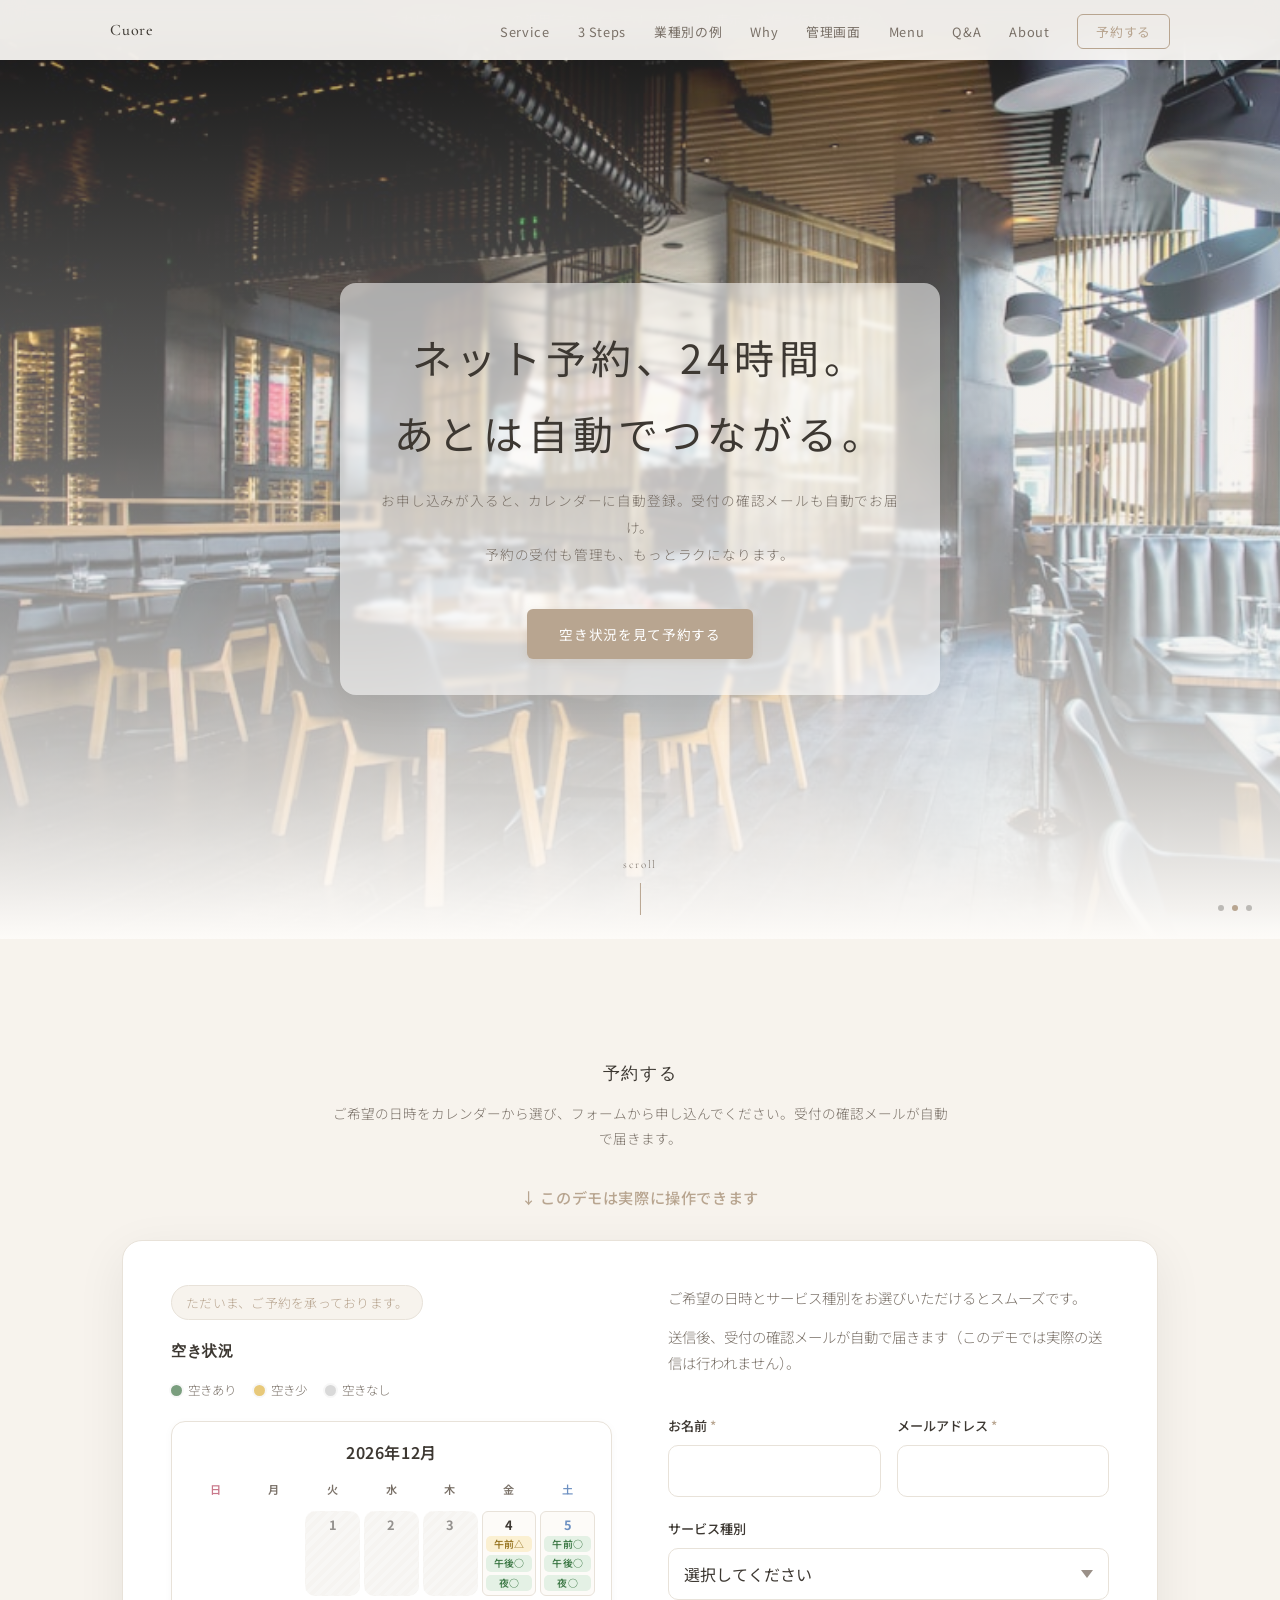
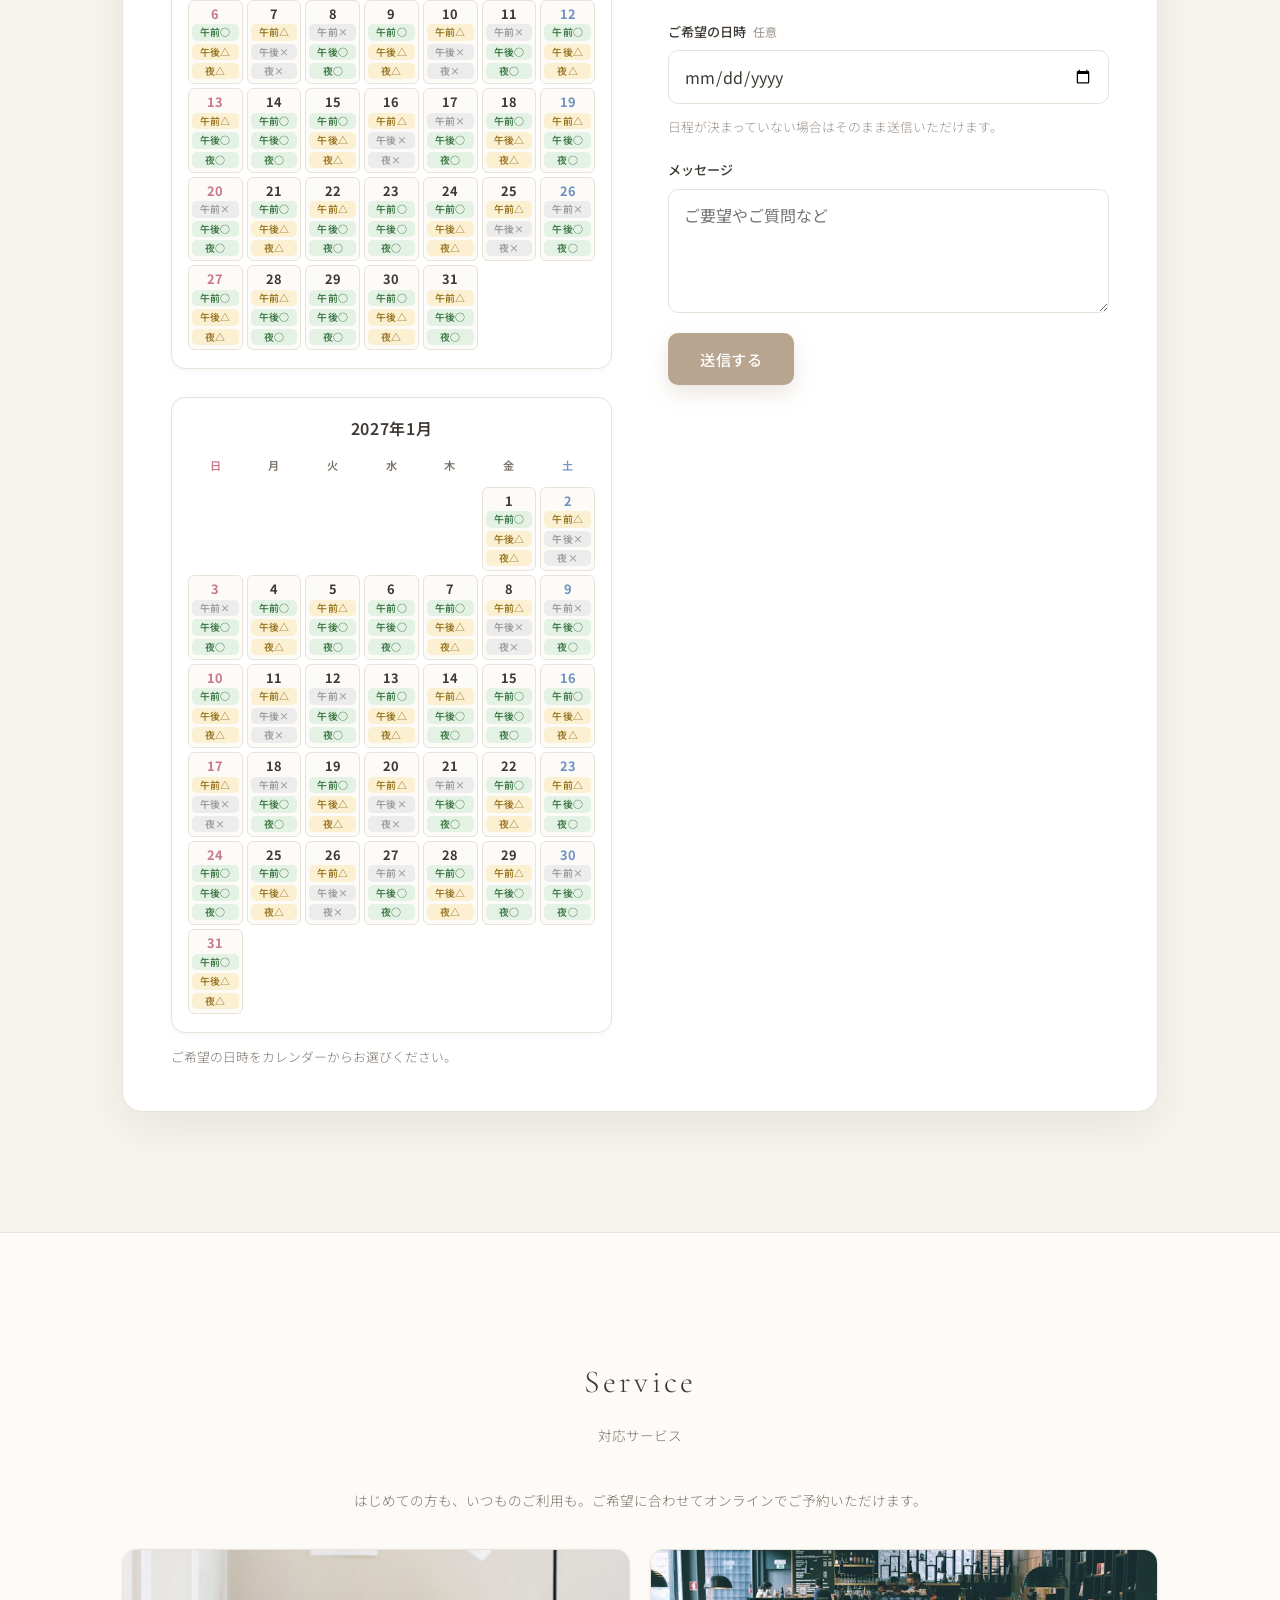
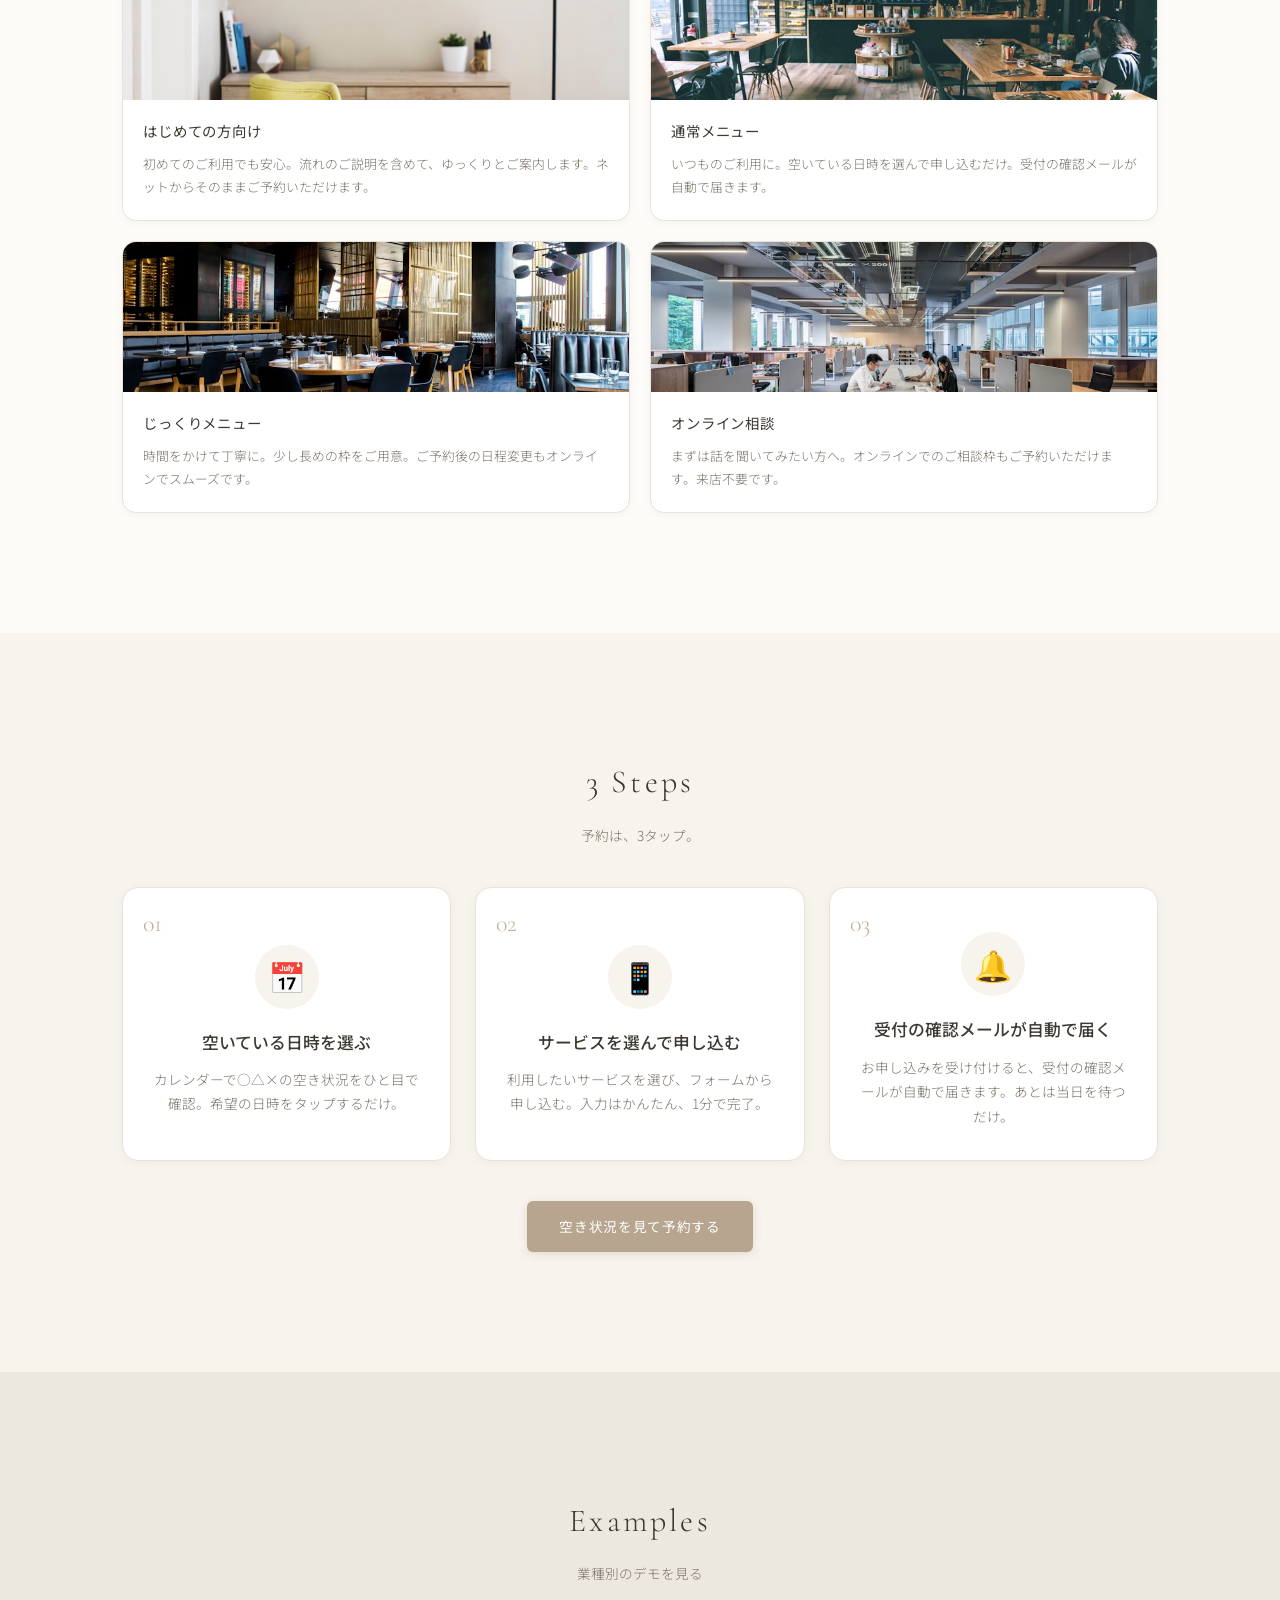
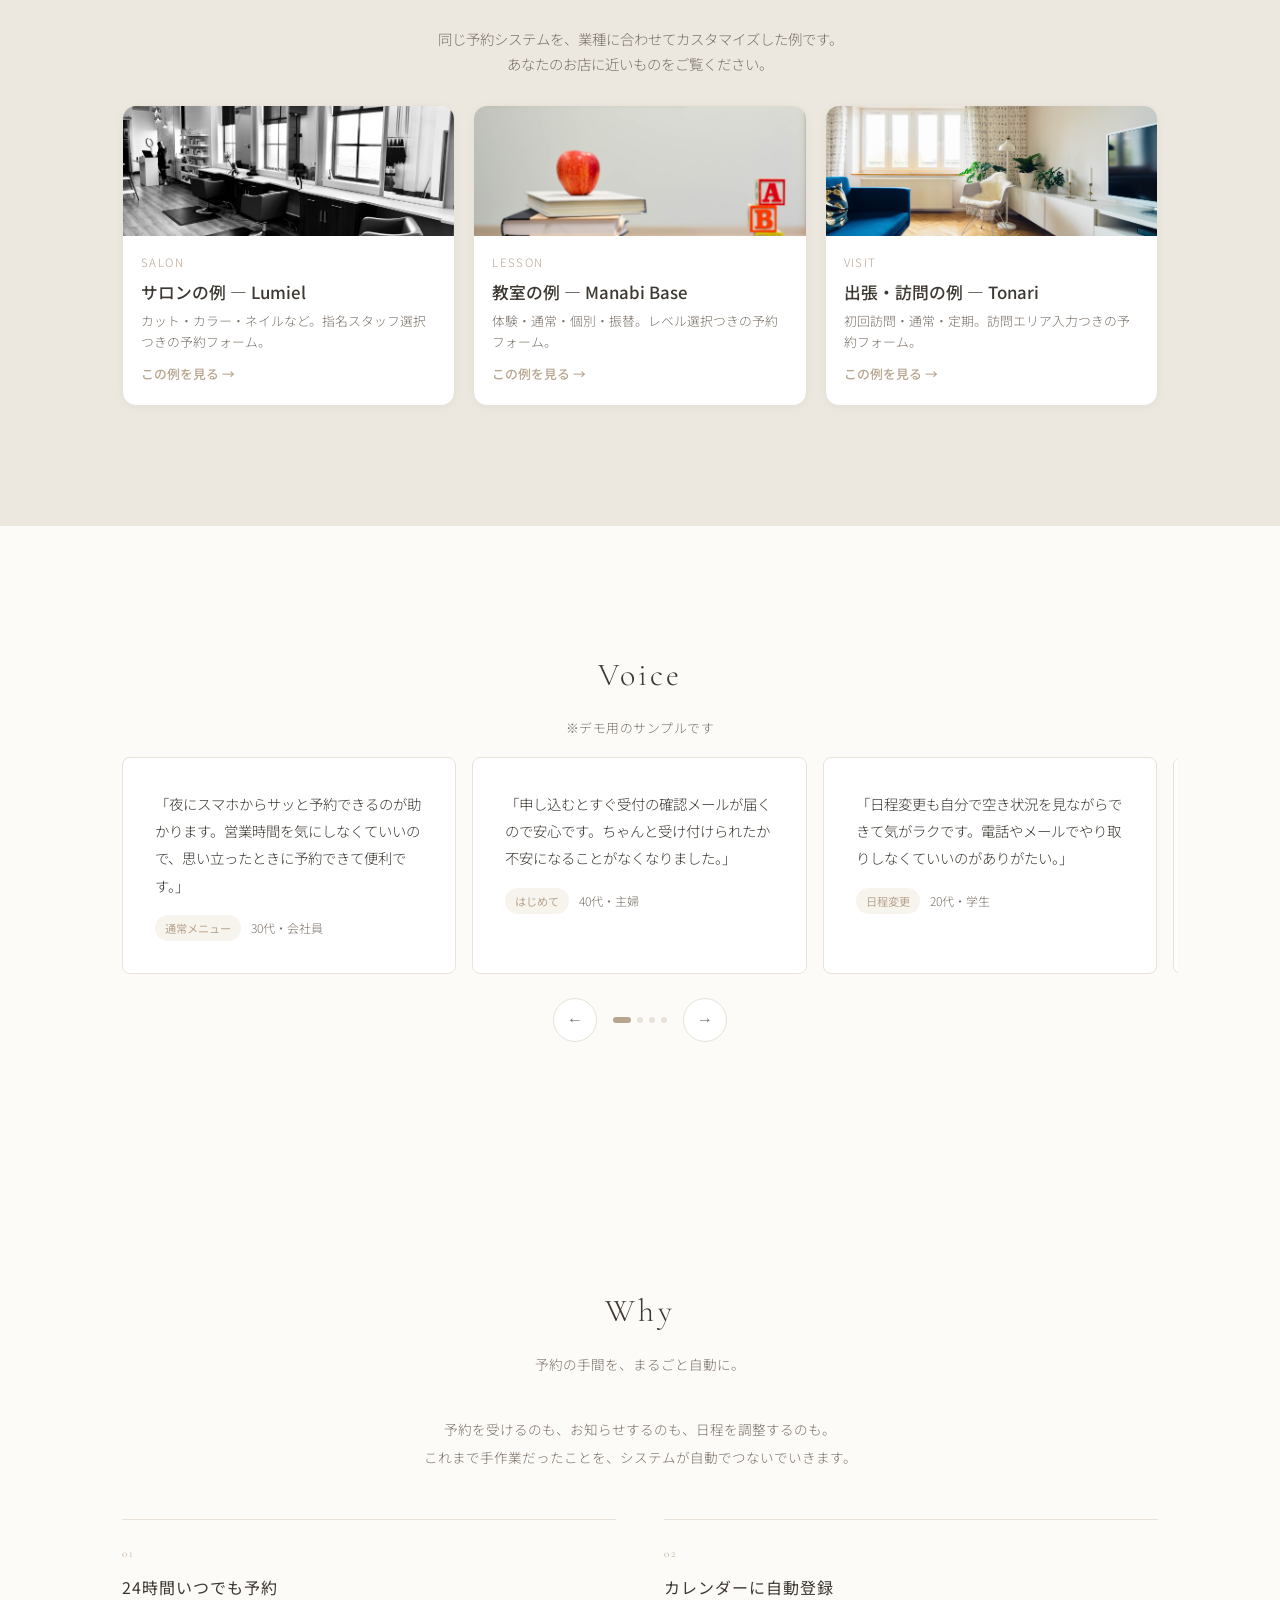
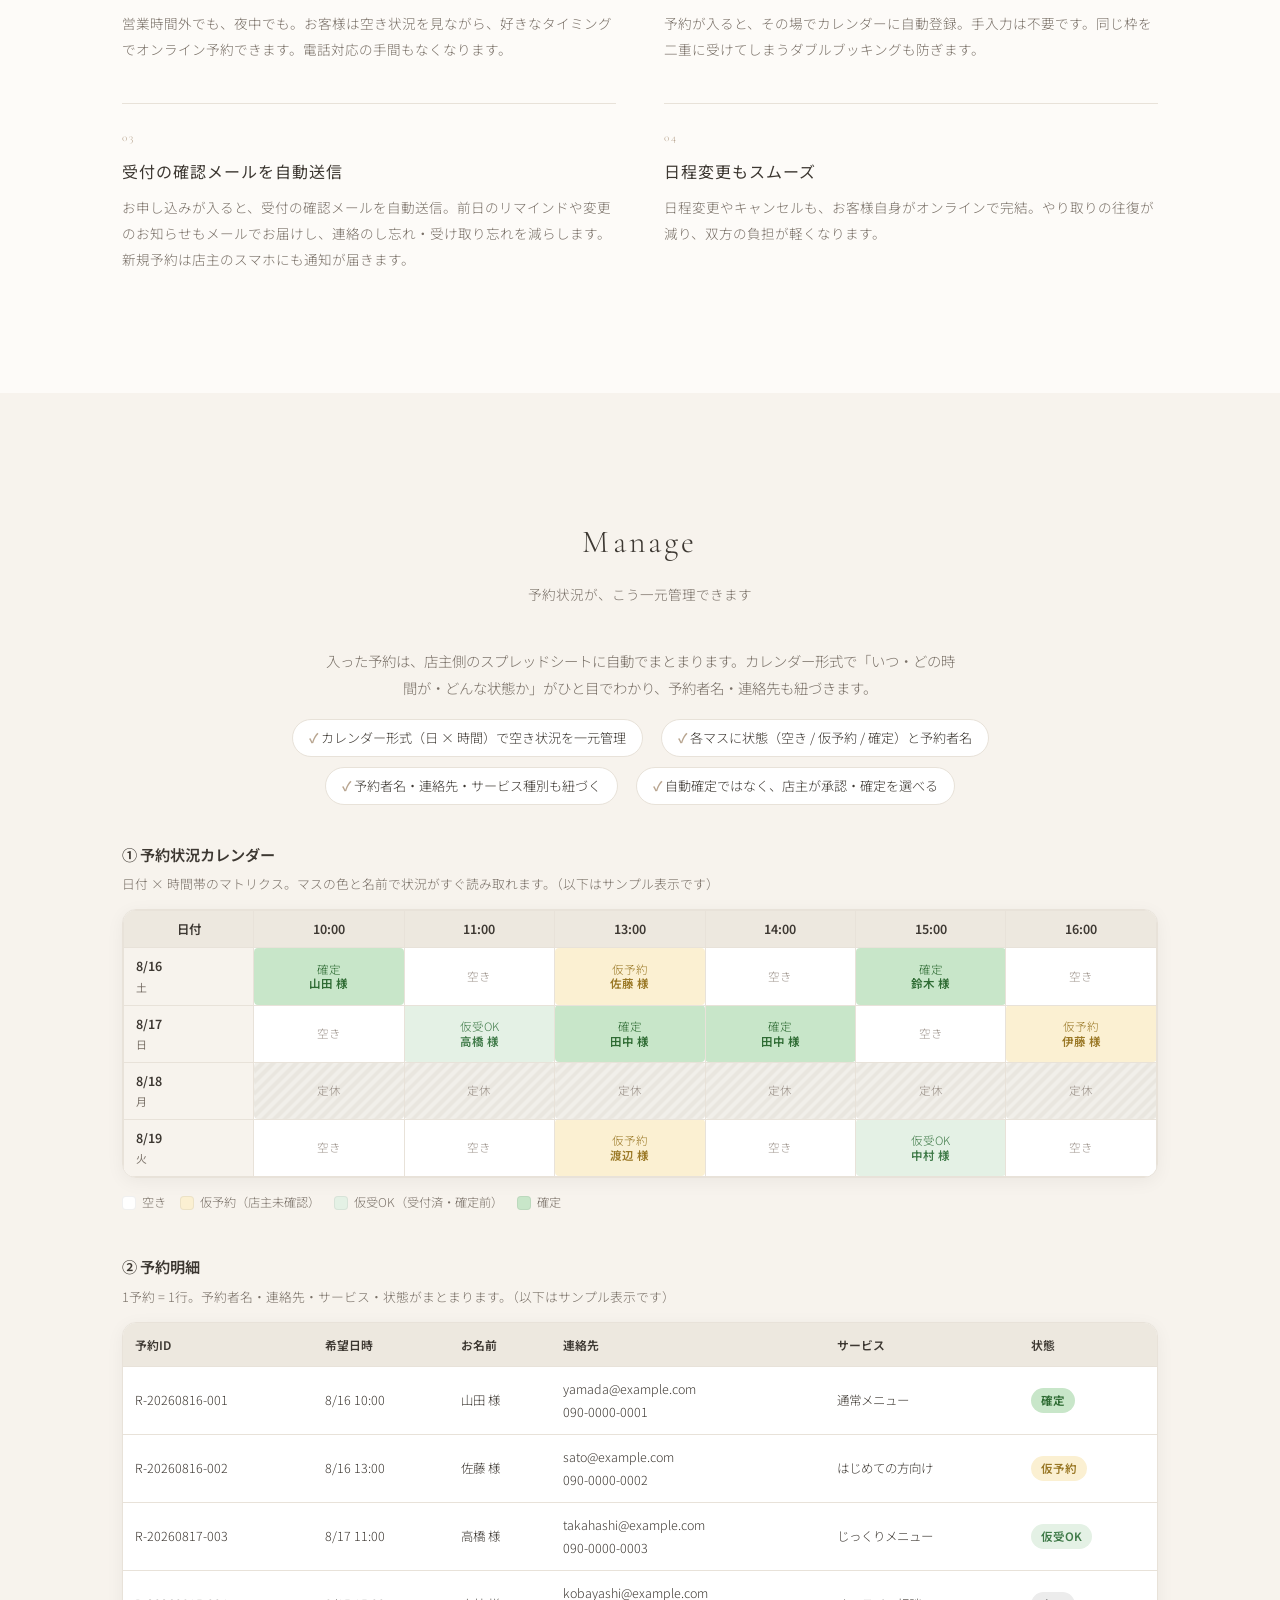
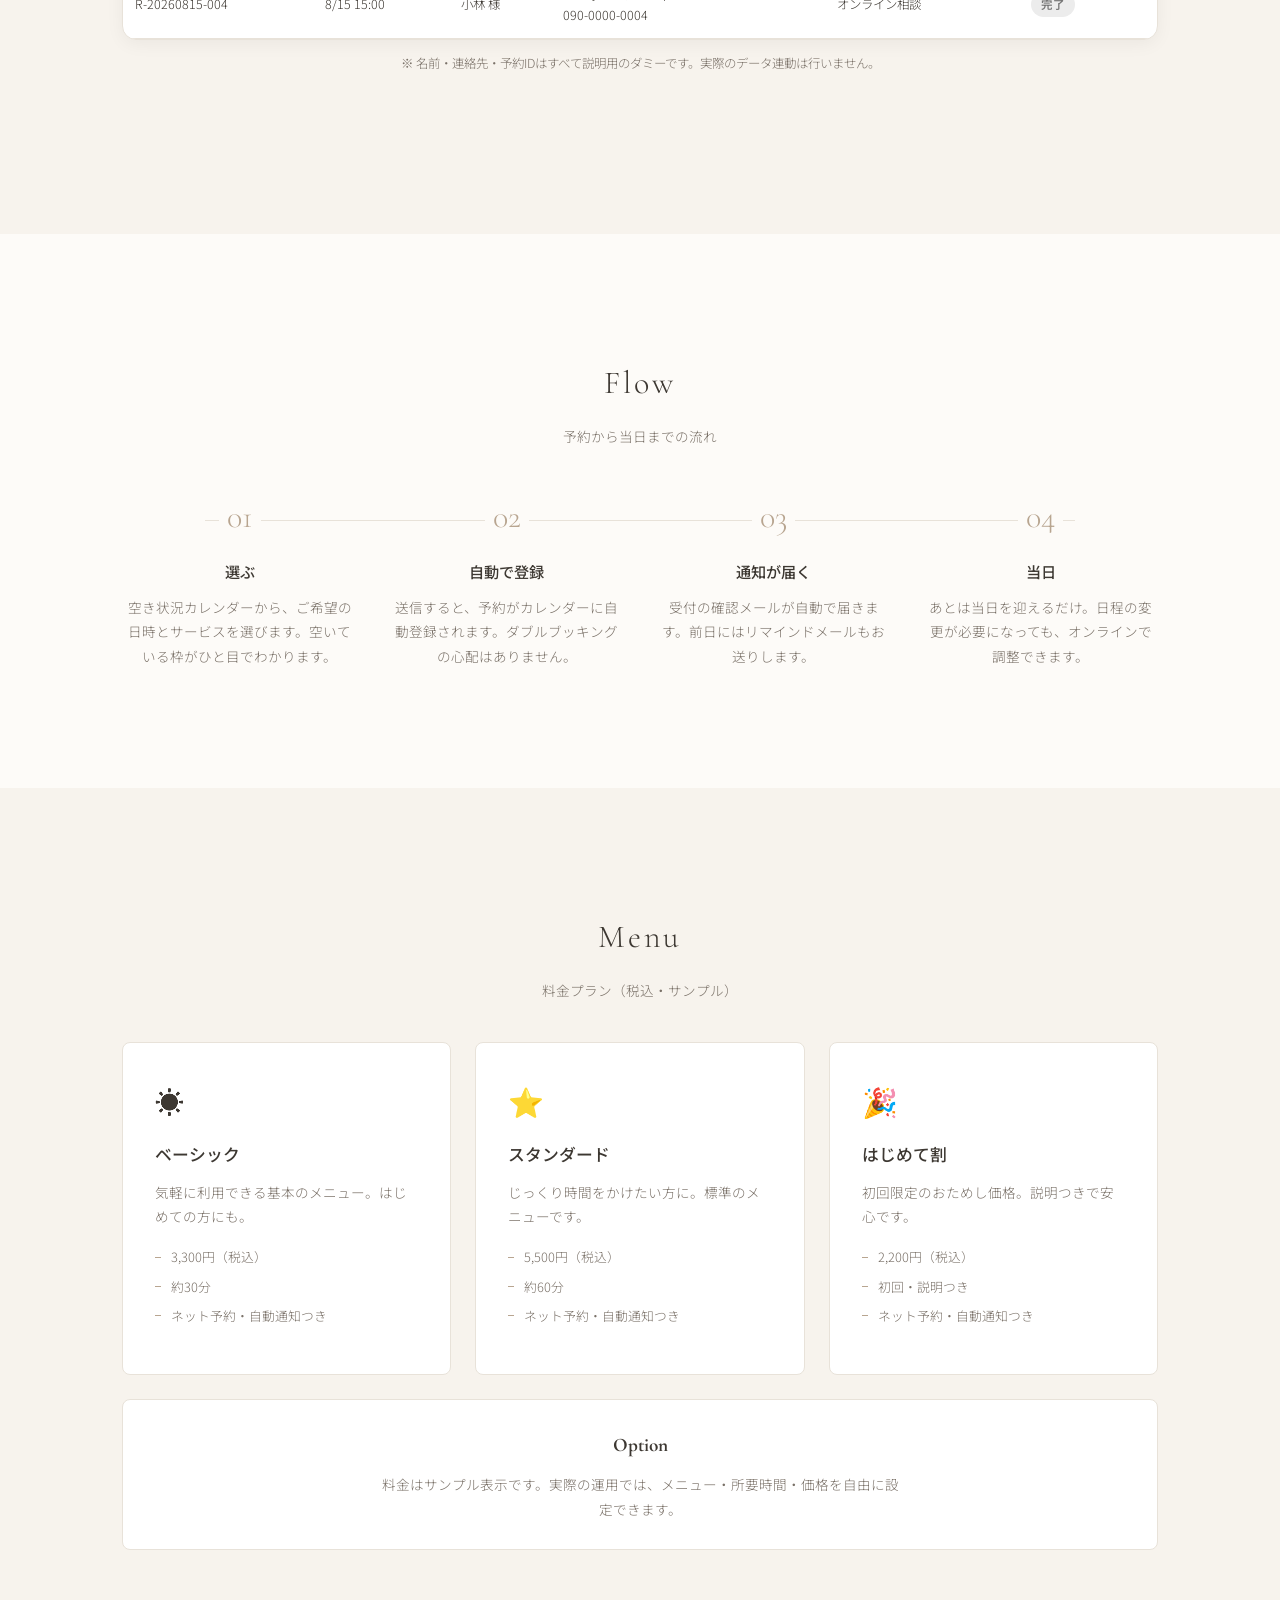
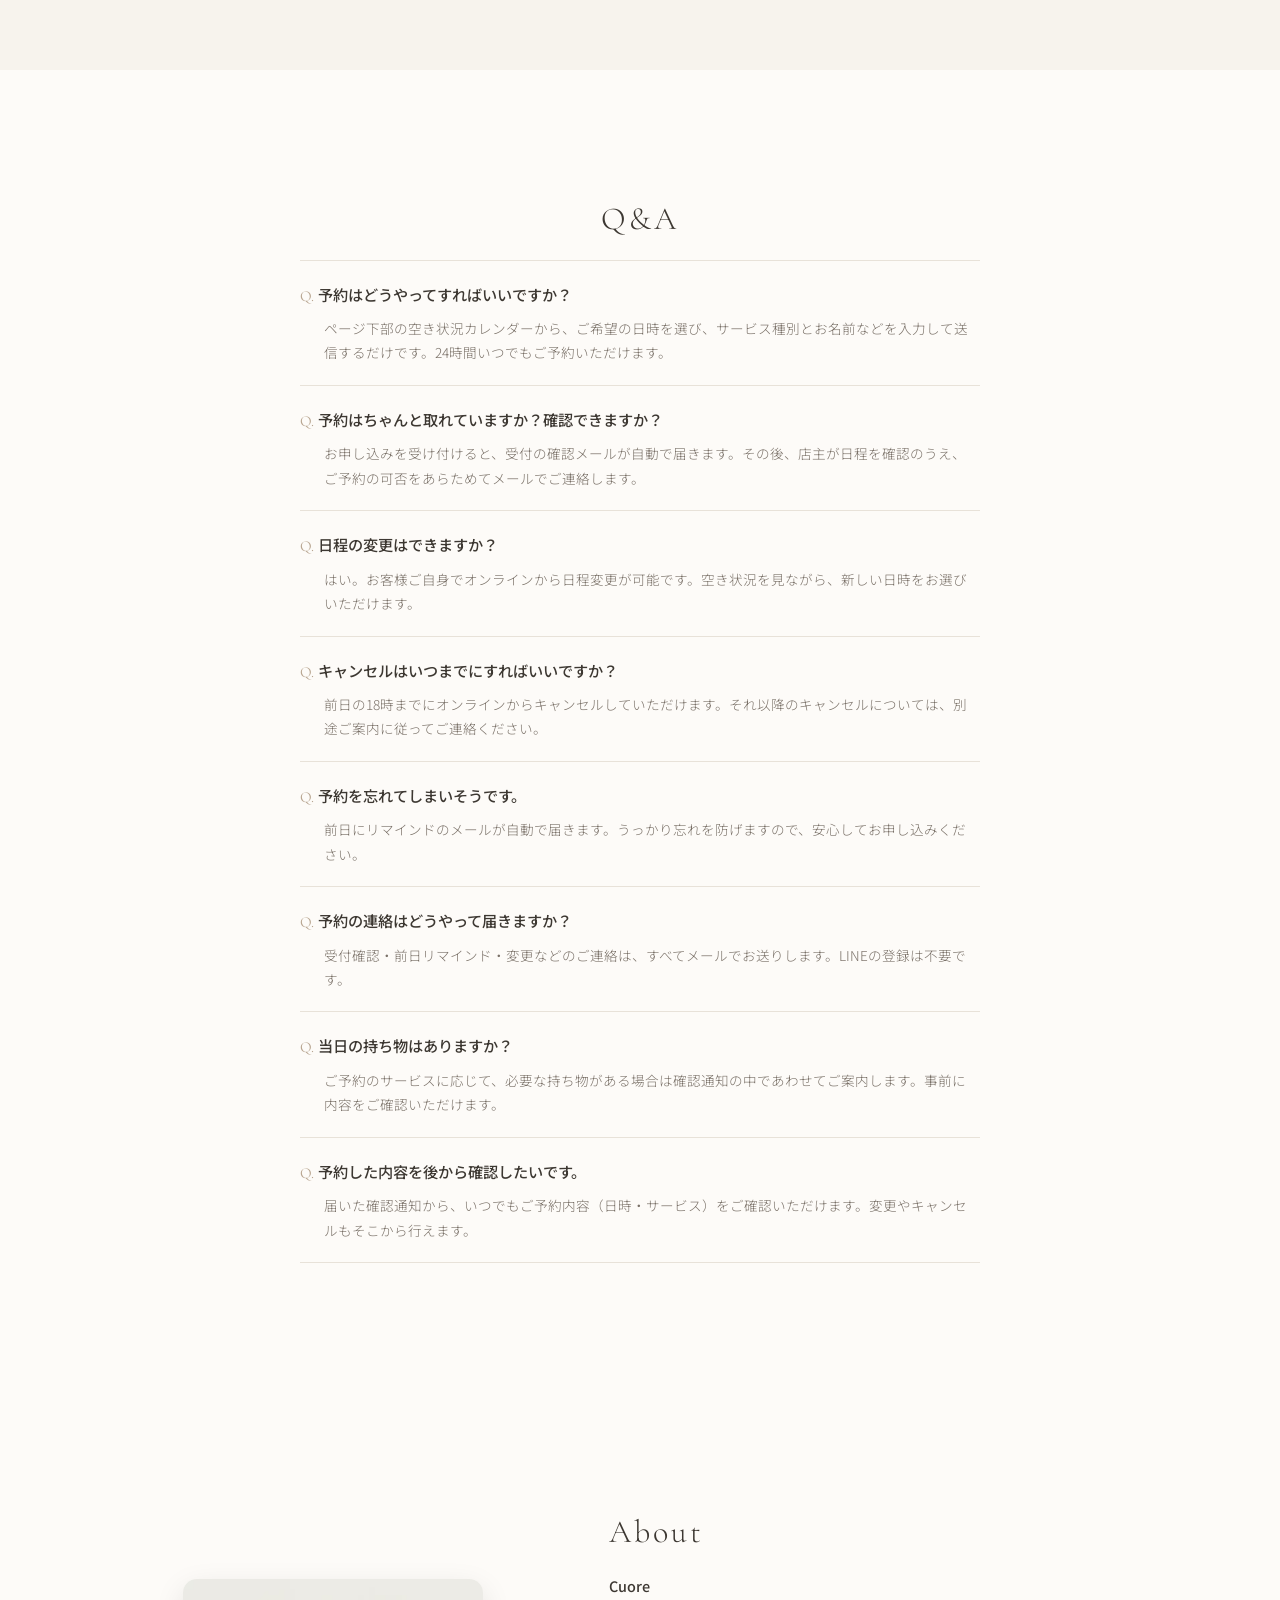
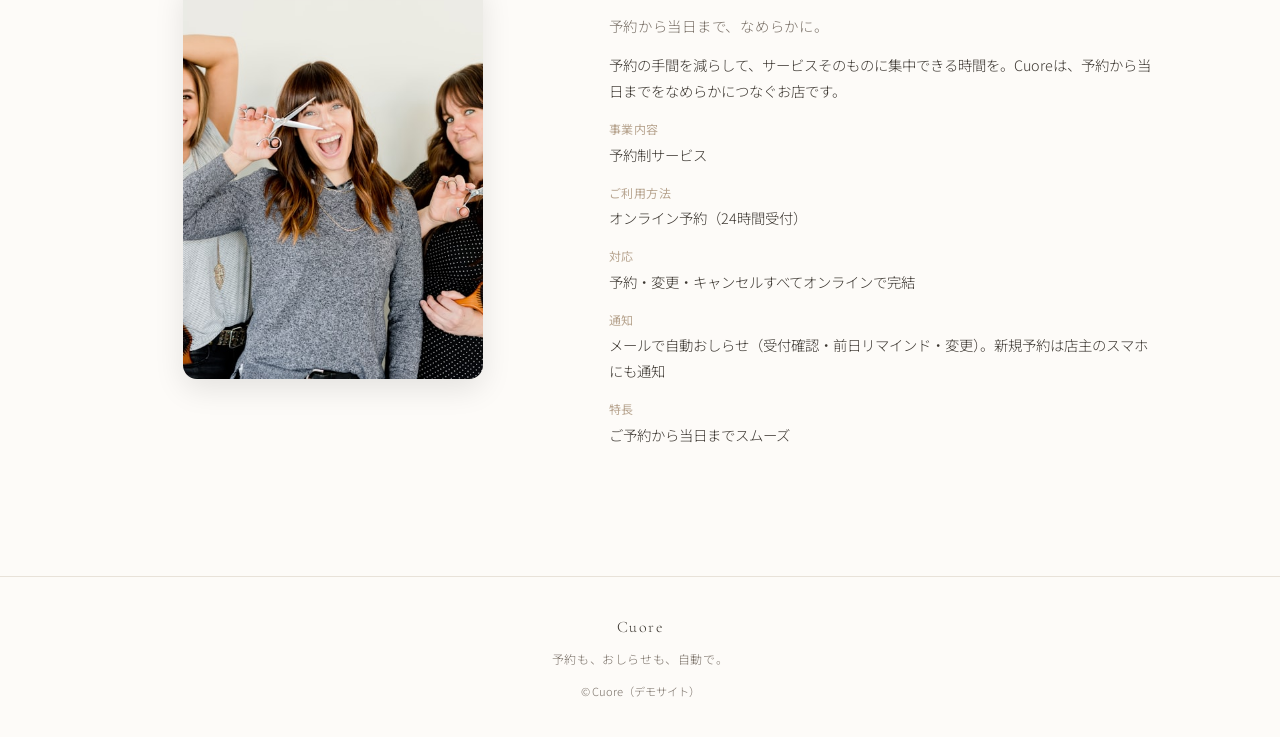
<file: index.html>
<!DOCTYPE html>
<html lang="ja">
<head>
  <meta charset="UTF-8">
  <meta name="viewport" content="width=device-width, initial-scale=1.0">
  <title>Cuore（クオーレ）｜ネット予約自動化システム デモサイト</title>
  <meta name="description" content="予約から当日まで、なめらかに。24時間ネット予約、カレンダー自動登録、メールでの受付確認・おしらせ自動化に対応した予約受付・管理システムの汎用デモサイトです。">
  <meta name="robots" content="noindex, nofollow">
  <meta name="theme-color" content="#FDFBF8">
  <meta name="apple-mobile-web-app-capable" content="yes">
  <meta name="apple-mobile-web-app-status-bar-style" content="default">
  <link rel="preconnect" href="https://fonts.googleapis.com">
  <link rel="preconnect" href="https://fonts.gstatic.com" crossorigin>
  <link href="https://fonts.googleapis.com/css2?family=Cormorant+Garamond:ital,wght@0,300;0,400;0,500;1,300&family=Noto+Sans+JP:wght@300;400;500&display=swap" rel="stylesheet">
  <link rel="stylesheet" href="style.css">
</head>
<body class="theme-cuore">

  <!-- Demo banner -->
  <div class="demo-banner">これは予約システムの汎用デモサイトです（サンプル表示・送信は行われません）</div>

  <!-- Navigation -->
  <nav class="nav" id="nav">
    <div class="nav-inner">
      <a href="#" class="nav-logo">Cuore</a>
      <button class="nav-toggle" id="navToggle" aria-label="メニューを開く" aria-expanded="false">
        <span></span><span></span><span></span>
      </button>
      <ul class="nav-links" id="navLinks">
        <li><a href="#genre">Service</a></li>
        <li><a href="#gallery">3 Steps</a></li>
        <li><a href="#variants">業種別の例</a></li>
        <li><a href="#why">Why</a></li>
        <li><a href="#manage">管理画面</a></li>
        <li><a href="#menu">Menu</a></li>
        <li><a href="#faq">Q&amp;A</a></li>
        <li><a href="#about">About</a></li>
        <li><a href="#contact" class="nav-cta">予約する</a></li>
      </ul>
    </div>
  </nav>

  <!-- Hero -->
  <section class="hero">
    <div class="hero-slides">
      <div class="hero-slide active" role="img" aria-label="店内の雰囲気イメージ"></div>
      <div class="hero-slide" role="img" aria-label="テーブル席のイメージ"></div>
      <div class="hero-slide" role="img" aria-label="落ち着いた空間のイメージ"></div>
    </div>
    <div class="hero-dots">
      <button class="hero-dot active" aria-label="スライド1"></button>
      <button class="hero-dot" aria-label="スライド2"></button>
      <button class="hero-dot" aria-label="スライド3"></button>
    </div>
    <div class="hero-content">
      <h1 class="hero-title">ネット予約、24時間。<br>あとは自動でつながる。</h1>
      <p class="hero-sub">お申し込みが入ると、カレンダーに自動登録。受付の確認メールも自動でお届け。<br>予約の受付も管理も、もっとラクになります。</p>
      <a href="#contact" class="hero-cta">空き状況を見て予約する</a>
    </div>
    <div class="hero-scroll">
      <span>scroll</span>
      <div class="hero-scroll-line"></div>
    </div>
  </section>

  <!-- Contact (予約セクション：ヒーロー直下に配置) -->
  <section id="contact" class="section contact" aria-label="予約">
    <div class="container">
      <h2 class="section-label center">予約する</h2>
      <p class="section-subtitle">ご希望の日時をカレンダーから選び、フォームから申し込んでください。受付の確認メールが自動で届きます。</p>
      <p class="contact-try">&darr; このデモは実際に操作できます</p>

      <div class="contact-layout">
        <div class="av-section fade-in">
          <p class="av-accepting">ただいま、ご予約を承っております。</p>
          <h3 class="av-section-title">空き状況</h3>
          <div class="av-legend">
            <span class="av-legend-item"><span class="av-dot av-open"></span>空きあり</span>
            <span class="av-legend-item"><span class="av-dot av-limited"></span>空き少</span>
            <span class="av-legend-item"><span class="av-dot av-busy"></span>空きなし</span>
          </div>
          <div id="availabilityCalendar" class="av-calendars"></div>
          <p class="av-note">ご希望の日時をカレンダーからお選びください。</p>
        </div>

      <div class="contact-inner">
        <div class="contact-info fade-in">
          <p>ご希望の日時とサービス種別をお選びいただけるとスムーズです。</p>
          <p class="contact-note">送信後、受付の確認メールが自動で届きます（このデモでは実際の送信は行われません）。</p>
        </div>
        <form class="contact-form fade-in" id="contactForm">
          <div class="form-row">
            <div class="form-group">
              <label for="name">お名前 <span class="required">*</span></label>
              <input type="text" id="name" name="name" required autocomplete="name">
            </div>
            <div class="form-group">
              <label for="email">メールアドレス <span class="required">*</span></label>
              <input type="email" id="email" name="email" required autocomplete="email">
            </div>
          </div>
          <div class="form-group">
            <label for="category">サービス種別</label>
            <select id="category" name="category">
              <option value="">選択してください</option>
              <option value="first">はじめての方向け</option>
              <option value="standard">通常メニュー</option>
              <option value="long">じっくりメニュー</option>
              <option value="online">オンライン相談</option>
              <option value="other">その他（ご相談）</option>
            </select>
          </div>
          <div class="form-group">
            <label>ご希望の日時 <span class="optional">任意</span></label>
            <div class="date-slot-picker">
              <input type="date" id="preferredDatePicker" class="preferred-date-input">
              <div id="slotContainer" class="slot-container" style="display:none">
                <p class="slot-loading" id="slotLoading">空き枠を確認中...</p>
                <div id="slotButtons" class="slot-buttons"></div>
                <p class="slot-none" id="slotNone" style="display:none">この日は空きがありません。別の日をお選びいただくか、日時未定のままご相談ください。</p>
              </div>
            </div>
            <p class="form-hint">日程が決まっていない場合はそのまま送信いただけます。</p>
            <input type="hidden" id="preferredDate" name="preferredDate">
          </div>
          <div class="form-group">
            <label for="message">メッセージ</label>
            <textarea id="message" name="message" rows="4" placeholder="ご要望やご質問など"></textarea>
          </div>
          <button type="submit" class="form-submit">送信する</button>
        </form>
      </div>
      </div><!-- /.contact-layout -->
    </div>
  </section>

  <!-- Service -->
  <section id="genre" class="section genre-section" aria-label="対応サービス">
    <div class="container">
      <h2 class="section-label center">Service</h2>
      <p class="section-subtitle">対応サービス</p>
      <p class="genre-lead">はじめての方も、いつものご利用も。ご希望に合わせてオンラインでご予約いただけます。</p>
      <div class="genre-grid">
        <div class="genre-card fade-in">
          <img class="genre-thumb" src="images/svc-cuore-1.jpg" alt="はじめての方向けのイメージ" loading="lazy">
          <h3 class="genre-title">はじめての方向け</h3>
          <p class="genre-body">初めてのご利用でも安心。流れのご説明を含めて、ゆっくりとご案内します。ネットからそのままご予約いただけます。</p>
        </div>
        <div class="genre-card fade-in">
          <img class="genre-thumb" src="images/svc-cuore-2.jpg" alt="通常メニューのイメージ" loading="lazy">
          <h3 class="genre-title">通常メニュー</h3>
          <p class="genre-body">いつものご利用に。空いている日時を選んで申し込むだけ。受付の確認メールが自動で届きます。</p>
        </div>
        <div class="genre-card fade-in">
          <img class="genre-thumb" src="images/svc-cuore-3.jpg" alt="じっくりメニューのイメージ" loading="lazy">
          <h3 class="genre-title">じっくりメニュー</h3>
          <p class="genre-body">時間をかけて丁寧に。少し長めの枠をご用意。ご予約後の日程変更もオンラインでスムーズです。</p>
        </div>
        <div class="genre-card fade-in">
          <img class="genre-thumb" src="images/svc-cuore-4.jpg" alt="オンライン相談のイメージ" loading="lazy">
          <h3 class="genre-title">オンライン相談</h3>
          <p class="genre-body">まずは話を聞いてみたい方へ。オンラインでのご相談枠もご予約いただけます。来店不要です。</p>
        </div>
      </div>
    </div>
  </section>

  <!-- 3 Steps (replaces gallery) -->
  <section id="gallery" class="section gallery" aria-label="予約の3ステップ">
    <div class="container">
      <h2 class="section-label center">3 Steps</h2>
      <p class="section-subtitle">予約は、3タップ。</p>
      <div class="steps3">
        <div class="step3-card fade-in">
          <span class="step3-num">01</span>
          <div class="step3-icon">&#128197;</div>
          <h3 class="step3-title">空いている日時を選ぶ</h3>
          <p class="step3-body">カレンダーで○△×の空き状況をひと目で確認。希望の日時をタップするだけ。</p>
        </div>
        <div class="step3-card fade-in">
          <span class="step3-num">02</span>
          <div class="step3-icon">&#128241;</div>
          <h3 class="step3-title">サービスを選んで申し込む</h3>
          <p class="step3-body">利用したいサービスを選び、フォームから申し込む。入力はかんたん、1分で完了。</p>
        </div>
        <div class="step3-card fade-in">
          <span class="step3-num">03</span>
          <div class="step3-icon">&#128276;</div>
          <h3 class="step3-title">受付の確認メールが自動で届く</h3>
          <p class="step3-body">お申し込みを受け付けると、受付の確認メールが自動で届きます。あとは当日を待つだけ。</p>
        </div>
      </div>
      <div class="gallery-cta">
        <a href="#contact" class="hero-cta">空き状況を見て予約する</a>
      </div>
    </div>
  </section>

  <!-- Variants / 業種別の例（回遊導線） -->
  <section id="variants" class="section variants" aria-label="業種別のデモ例">
    <div class="container">
      <h2 class="section-label center">Examples</h2>
      <p class="section-subtitle">業種別のデモを見る</p>
      <p class="variants-lead">同じ予約システムを、業種に合わせてカスタマイズした例です。<br>あなたのお店に近いものをご覧ください。</p>
      <div class="variants-grid">
        <a class="variant-card" href="salon.html">
          <img class="variant-thumb" src="images/hero-salon.jpg" alt="サロンの例" loading="lazy">
          <div class="variant-body">
            <span class="variant-kind">Salon</span>
            <p class="variant-name">サロンの例 — Lumiel</p>
            <p class="variant-desc">カット・カラー・ネイルなど。指名スタッフ選択つきの予約フォーム。</p>
            <span class="variant-go">この例を見る &rarr;</span>
          </div>
        </a>
        <a class="variant-card" href="lesson.html">
          <img class="variant-thumb" src="images/hero-lesson.jpg" alt="教室の例" loading="lazy">
          <div class="variant-body">
            <span class="variant-kind">Lesson</span>
            <p class="variant-name">教室の例 — Manabi Base</p>
            <p class="variant-desc">体験・通常・個別・振替。レベル選択つきの予約フォーム。</p>
            <span class="variant-go">この例を見る &rarr;</span>
          </div>
        </a>
        <a class="variant-card" href="visit.html">
          <img class="variant-thumb" src="images/hero-visit.jpg" alt="出張・訪問の例" loading="lazy">
          <div class="variant-body">
            <span class="variant-kind">Visit</span>
            <p class="variant-name">出張・訪問の例 — Tonari</p>
            <p class="variant-desc">初回訪問・通常・定期。訪問エリア入力つきの予約フォーム。</p>
            <span class="variant-go">この例を見る &rarr;</span>
          </div>
        </a>
      </div>
    </div>
  </section>

  <!-- Voice -->
  <section id="voice" class="section voice" aria-label="お客様の声">
    <div class="container">
      <h2 class="section-label center">Voice</h2>
      <p class="demo-note">※デモ用のサンプルです</p>
      <div class="voice-carousel" id="voiceCarousel">
        <div class="voice-track">
          <div class="voice-card fade-in">
            <p class="voice-text">「夜にスマホからサッと予約できるのが助かります。営業時間を気にしなくていいので、思い立ったときに予約できて便利です。」</p>
            <div class="voice-meta">
              <span class="voice-tag">通常メニュー</span>
              <span class="voice-author">30代・会社員</span>
            </div>
          </div>
          <div class="voice-card fade-in">
            <p class="voice-text">「申し込むとすぐ受付の確認メールが届くので安心です。ちゃんと受け付けられたか不安になることがなくなりました。」</p>
            <div class="voice-meta">
              <span class="voice-tag">はじめて</span>
              <span class="voice-author">40代・主婦</span>
            </div>
          </div>
          <div class="voice-card fade-in">
            <p class="voice-text">「日程変更も自分で空き状況を見ながらできて気がラクです。電話やメールでやり取りしなくていいのがありがたい。」</p>
            <div class="voice-meta">
              <span class="voice-tag">日程変更</span>
              <span class="voice-author">20代・学生</span>
            </div>
          </div>
          <div class="voice-card fade-in">
            <p class="voice-text">「前日にリマインドが来るのでうっかり忘れがなくなりました。通知が来ると『そうだ明日だった』と思い出せて助かります。」</p>
            <div class="voice-meta">
              <span class="voice-tag">リマインド</span>
              <span class="voice-author">50代・自営業</span>
            </div>
          </div>
        </div>
      </div>
      <div class="voice-nav">
        <button class="voice-nav-btn" id="voicePrev" aria-label="前へ">&larr;</button>
        <div class="voice-dots" id="voiceDots"></div>
        <button class="voice-nav-btn" id="voiceNext" aria-label="次へ">&rarr;</button>
      </div>
    </div>
  </section>

  <!-- Why -->
  <section id="why" class="section why-section" aria-label="選ばれる理由">
    <div class="container">
      <h2 class="section-label center">Why</h2>
      <p class="section-subtitle">予約の手間を、まるごと自動に。</p>
      <p class="why-lead">予約を受けるのも、お知らせするのも、日程を調整するのも。<br>これまで手作業だったことを、システムが自動でつないでいきます。</p>
      <div class="why-grid">
        <div class="why-card fade-in">
          <span class="why-number">01</span>
          <h3 class="why-title">24時間いつでも予約</h3>
          <p class="why-body">営業時間外でも、夜中でも。お客様は空き状況を見ながら、好きなタイミングでオンライン予約できます。電話対応の手間もなくなります。</p>
        </div>
        <div class="why-card fade-in">
          <span class="why-number">02</span>
          <h3 class="why-title">カレンダーに自動登録</h3>
          <p class="why-body">予約が入ると、その場でカレンダーに自動登録。手入力は不要です。同じ枠を二重に受けてしまうダブルブッキングも防ぎます。</p>
        </div>
        <div class="why-card fade-in">
          <span class="why-number">03</span>
          <h3 class="why-title">受付の確認メールを自動送信</h3>
          <p class="why-body">お申し込みが入ると、受付の確認メールを自動送信。前日のリマインドや変更のお知らせもメールでお届けし、連絡のし忘れ・受け取り忘れを減らします。新規予約は店主のスマホにも通知が届きます。</p>
        </div>
        <div class="why-card fade-in">
          <span class="why-number">04</span>
          <h3 class="why-title">日程変更もスムーズ</h3>
          <p class="why-body">日程変更やキャンセルも、お客様自身がオンラインで完結。やり取りの往復が減り、双方の負担が軽くなります。</p>
        </div>
      </div>
    </div>
  </section>

  <!-- Manage preview：予約状況が、こう一元管理できます（静的見本） -->
  <section id="manage" class="section manage" aria-label="予約管理画面の見本">
    <div class="container">
      <h2 class="section-label center">Manage</h2>
      <p class="section-subtitle">予約状況が、こう一元管理できます</p>
      <p class="manage-lead">入った予約は、店主側のスプレッドシートに自動でまとまります。カレンダー形式で「いつ・どの時間が・どんな状態か」がひと目でわかり、予約者名・連絡先も紐づきます。</p>
      <ul class="manage-points">
        <li>カレンダー形式（日 × 時間）で空き状況を一元管理</li>
        <li>各マスに状態（空き / 仮予約 / 確定）と予約者名</li>
        <li>予約者名・連絡先・サービス種別も紐づく</li>
        <li>自動確定ではなく、店主が承認・確定を選べる</li>
      </ul>

      <div class="manage-block fade-in">
        <p class="manage-caption">① 予約状況カレンダー</p>
        <p class="manage-sub">日付 × 時間帯のマトリクス。マスの色と名前で状況がすぐ読み取れます。（以下はサンプル表示です）</p>
        <div class="manage-scroll">
          <table class="cal-matrix">
            <thead>
              <tr><th>日付</th><th>10:00</th><th>11:00</th><th>13:00</th><th>14:00</th><th>15:00</th><th>16:00</th></tr>
            </thead>
            <tbody>
              <tr>
                <td class="cal-day">8/16<small>土</small></td>
                <td class="cell cell-fixed">確定<span class="nm">山田 様</span></td>
                <td class="cell cell-free">空き</td>
                <td class="cell cell-tmp">仮予約<span class="nm">佐藤 様</span></td>
                <td class="cell cell-free">空き</td>
                <td class="cell cell-fixed">確定<span class="nm">鈴木 様</span></td>
                <td class="cell cell-free">空き</td>
              </tr>
              <tr>
                <td class="cal-day">8/17<small>日</small></td>
                <td class="cell cell-free">空き</td>
                <td class="cell cell-okstaff">仮受OK<span class="nm">高橋 様</span></td>
                <td class="cell cell-fixed">確定<span class="nm">田中 様</span></td>
                <td class="cell cell-fixed">確定<span class="nm">田中 様</span></td>
                <td class="cell cell-free">空き</td>
                <td class="cell cell-tmp">仮予約<span class="nm">伊藤 様</span></td>
              </tr>
              <tr>
                <td class="cal-day">8/18<small>月</small></td>
                <td class="cell cell-closed">定休</td>
                <td class="cell cell-closed">定休</td>
                <td class="cell cell-closed">定休</td>
                <td class="cell cell-closed">定休</td>
                <td class="cell cell-closed">定休</td>
                <td class="cell cell-closed">定休</td>
              </tr>
              <tr>
                <td class="cal-day">8/19<small>火</small></td>
                <td class="cell cell-free">空き</td>
                <td class="cell cell-free">空き</td>
                <td class="cell cell-tmp">仮予約<span class="nm">渡辺 様</span></td>
                <td class="cell cell-free">空き</td>
                <td class="cell cell-okstaff">仮受OK<span class="nm">中村 様</span></td>
                <td class="cell cell-free">空き</td>
              </tr>
            </tbody>
          </table>
        </div>
        <div class="manage-legend">
          <span><i class="lg-sw lg-free"></i>空き</span>
          <span><i class="lg-sw lg-tmp"></i>仮予約（店主未確認）</span>
          <span><i class="lg-sw lg-ok"></i>仮受OK（受付済・確定前）</span>
          <span><i class="lg-sw lg-fixed"></i>確定</span>
        </div>
      </div>

      <div class="manage-block fade-in">
        <p class="manage-caption">② 予約明細</p>
        <p class="manage-sub">1予約 = 1行。予約者名・連絡先・サービス・状態がまとまります。（以下はサンプル表示です）</p>
        <div class="manage-scroll">
          <table class="detail-table">
            <thead>
              <tr><th>予約ID</th><th>希望日時</th><th>お名前</th><th>連絡先</th><th>サービス</th><th>状態</th></tr>
            </thead>
            <tbody>
              <tr>
                <td>R-20260816-001</td><td>8/16 10:00</td><td>山田 様</td>
                <td>yamada@example.com<br>090-0000-0001</td><td>通常メニュー</td>
                <td><span class="st st-fixed">確定</span></td>
              </tr>
              <tr>
                <td>R-20260816-002</td><td>8/16 13:00</td><td>佐藤 様</td>
                <td>sato@example.com<br>090-0000-0002</td><td>はじめての方向け</td>
                <td><span class="st st-tmp">仮予約</span></td>
              </tr>
              <tr>
                <td>R-20260817-003</td><td>8/17 11:00</td><td>高橋 様</td>
                <td>takahashi@example.com<br>090-0000-0003</td><td>じっくりメニュー</td>
                <td><span class="st st-ok">仮受OK</span></td>
              </tr>
              <tr>
                <td>R-20260815-004</td><td>8/15 15:00</td><td>小林 様</td>
                <td>kobayashi@example.com<br>090-0000-0004</td><td>オンライン相談</td>
                <td><span class="st st-done">完了</span></td>
              </tr>
            </tbody>
          </table>
        </div>
        <p class="manage-note">※ 名前・連絡先・予約IDはすべて説明用のダミーです。実際のデータ連動は行いません。</p>
      </div>
    </div>
  </section>

  <!-- Flow -->
  <section id="flow" class="section flow" aria-label="予約の流れ">
    <div class="container">
      <h2 class="section-label center">Flow</h2>
      <p class="section-subtitle">予約から当日までの流れ</p>
      <div class="flow-steps">
        <div class="flow-step fade-in">
          <div class="flow-number">01</div>
          <h3 class="flow-step-title">選ぶ</h3>
          <p class="flow-step-desc">空き状況カレンダーから、ご希望の日時とサービスを選びます。空いている枠がひと目でわかります。</p>
        </div>
        <div class="flow-step fade-in">
          <div class="flow-number">02</div>
          <h3 class="flow-step-title">自動で登録</h3>
          <p class="flow-step-desc">送信すると、予約がカレンダーに自動登録されます。ダブルブッキングの心配はありません。</p>
        </div>
        <div class="flow-step fade-in">
          <div class="flow-number">03</div>
          <h3 class="flow-step-title">通知が届く</h3>
          <p class="flow-step-desc">受付の確認メールが自動で届きます。前日にはリマインドメールもお送りします。</p>
        </div>
        <div class="flow-step fade-in">
          <div class="flow-number">04</div>
          <h3 class="flow-step-title">当日</h3>
          <p class="flow-step-desc">あとは当日を迎えるだけ。日程の変更が必要になっても、オンラインで調整できます。</p>
        </div>
      </div>
    </div>
  </section>

  <!-- Menu -->
  <section id="menu" class="section menu-section" aria-label="メニューと料金">
    <div class="container">
      <h2 class="section-label center">Menu</h2>
      <p class="section-subtitle">料金プラン（税込・サンプル）</p>
      <div class="menu-grid">
        <div class="menu-card fade-in">
          <div class="menu-icon">&#9728;&#65039;</div>
          <h3 class="menu-name">ベーシック</h3>
          <p class="menu-desc">気軽に利用できる基本のメニュー。はじめての方にも。</p>
          <ul class="menu-details">
            <li>3,300円（税込）</li>
            <li>約30分</li>
            <li>ネット予約・自動通知つき</li>
          </ul>
        </div>
        <div class="menu-card fade-in">
          <div class="menu-icon">&#11088;</div>
          <h3 class="menu-name">スタンダード</h3>
          <p class="menu-desc">じっくり時間をかけたい方に。標準のメニューです。</p>
          <ul class="menu-details">
            <li>5,500円（税込）</li>
            <li>約60分</li>
            <li>ネット予約・自動通知つき</li>
          </ul>
        </div>
        <div class="menu-card fade-in">
          <div class="menu-icon">&#127881;</div>
          <h3 class="menu-name">はじめて割</h3>
          <p class="menu-desc">初回限定のおためし価格。説明つきで安心です。</p>
          <ul class="menu-details">
            <li>2,200円（税込）</li>
            <li>初回・説明つき</li>
            <li>ネット予約・自動通知つき</li>
          </ul>
        </div>
      </div>
      <div class="menu-option fade-in">
        <h3 class="menu-option-title">Option</h3>
        <p>料金はサンプル表示です。実際の運用では、メニュー・所要時間・価格を自由に設定できます。</p>
      </div>
    </div>
  </section>

  <!-- FAQ -->
  <section id="faq" class="section faq-section" aria-label="よくある質問">
    <div class="container">
      <h2 class="section-label center">Q&amp;A</h2>
      <div class="faq-list">
        <div class="faq-item fade-in">
          <h3 class="faq-question">予約はどうやってすればいいですか？</h3>
          <p class="faq-answer">ページ下部の空き状況カレンダーから、ご希望の日時を選び、サービス種別とお名前などを入力して送信するだけです。24時間いつでもご予約いただけます。</p>
        </div>
        <div class="faq-item fade-in">
          <h3 class="faq-question">予約はちゃんと取れていますか？確認できますか？</h3>
          <p class="faq-answer">お申し込みを受け付けると、受付の確認メールが自動で届きます。その後、店主が日程を確認のうえ、ご予約の可否をあらためてメールでご連絡します。</p>
        </div>
        <div class="faq-item fade-in">
          <h3 class="faq-question">日程の変更はできますか？</h3>
          <p class="faq-answer">はい。お客様ご自身でオンラインから日程変更が可能です。空き状況を見ながら、新しい日時をお選びいただけます。</p>
        </div>
        <div class="faq-item fade-in">
          <h3 class="faq-question">キャンセルはいつまでにすればいいですか？</h3>
          <p class="faq-answer">前日の18時までにオンラインからキャンセルしていただけます。それ以降のキャンセルについては、別途ご案内に従ってご連絡ください。</p>
        </div>
        <div class="faq-item fade-in">
          <h3 class="faq-question">予約を忘れてしまいそうです。</h3>
          <p class="faq-answer">前日にリマインドのメールが自動で届きます。うっかり忘れを防げますので、安心してお申し込みください。</p>
        </div>
        <div class="faq-item fade-in">
          <h3 class="faq-question">予約の連絡はどうやって届きますか？</h3>
          <p class="faq-answer">受付確認・前日リマインド・変更などのご連絡は、すべてメールでお送りします。LINEの登録は不要です。</p>
        </div>
        <div class="faq-item fade-in">
          <h3 class="faq-question">当日の持ち物はありますか？</h3>
          <p class="faq-answer">ご予約のサービスに応じて、必要な持ち物がある場合は確認通知の中であわせてご案内します。事前に内容をご確認いただけます。</p>
        </div>
        <div class="faq-item fade-in">
          <h3 class="faq-question">予約した内容を後から確認したいです。</h3>
          <p class="faq-answer">届いた確認通知から、いつでもご予約内容（日時・サービス）をご確認いただけます。変更やキャンセルもそこから行えます。</p>
        </div>
      </div>
    </div>
  </section>

  <!-- About -->
  <section id="about" class="section about" aria-label="このお店について">
    <div class="container">
      <div class="about-grid">
        <div class="about-image fade-in"><img src="images/about-cuore.jpg" alt="お店の雰囲気イメージ" loading="lazy"></div>
        <div class="about-text fade-in">
          <h2 class="section-label">About</h2>
          <p class="about-name">Cuore</p>
          <p class="about-lead">予約から当日まで、なめらかに。</p>
          <p class="about-summary">予約の手間を減らして、サービスそのものに集中できる時間を。Cuoreは、予約から当日までをなめらかにつなぐお店です。</p>
          <div class="about-profile-list">
            <dl class="about-dl">
              <dt>事業内容</dt>
              <dd>予約制サービス</dd>
              <dt>ご利用方法</dt>
              <dd>オンライン予約（24時間受付）</dd>
              <dt>対応</dt>
              <dd>予約・変更・キャンセルすべてオンラインで完結</dd>
              <dt>通知</dt>
              <dd>メールで自動おしらせ（受付確認・前日リマインド・変更）。新規予約は店主のスマホにも通知</dd>
              <dt>特長</dt>
              <dd>ご予約から当日までスムーズ</dd>
            </dl>
          </div>
        </div>
      </div>
    </div>
  </section>

  <!-- Footer -->
  <footer class="footer">
    <div class="container">
      <p class="footer-logo">Cuore</p>
      <p class="footer-tagline">予約も、おしらせも、自動で。</p>
      <p class="footer-copy">&copy; Cuore（デモサイト）</p>
    </div>
  </footer>

  <!-- Mobile fixed CTA -->
  <div class="mobile-cta" id="mobileCta">
    <a href="#contact" class="mobile-cta-btn">空き状況を見て予約する</a>
  </div>

  <script src="script.js"></script>
</body>
</html>
</file>
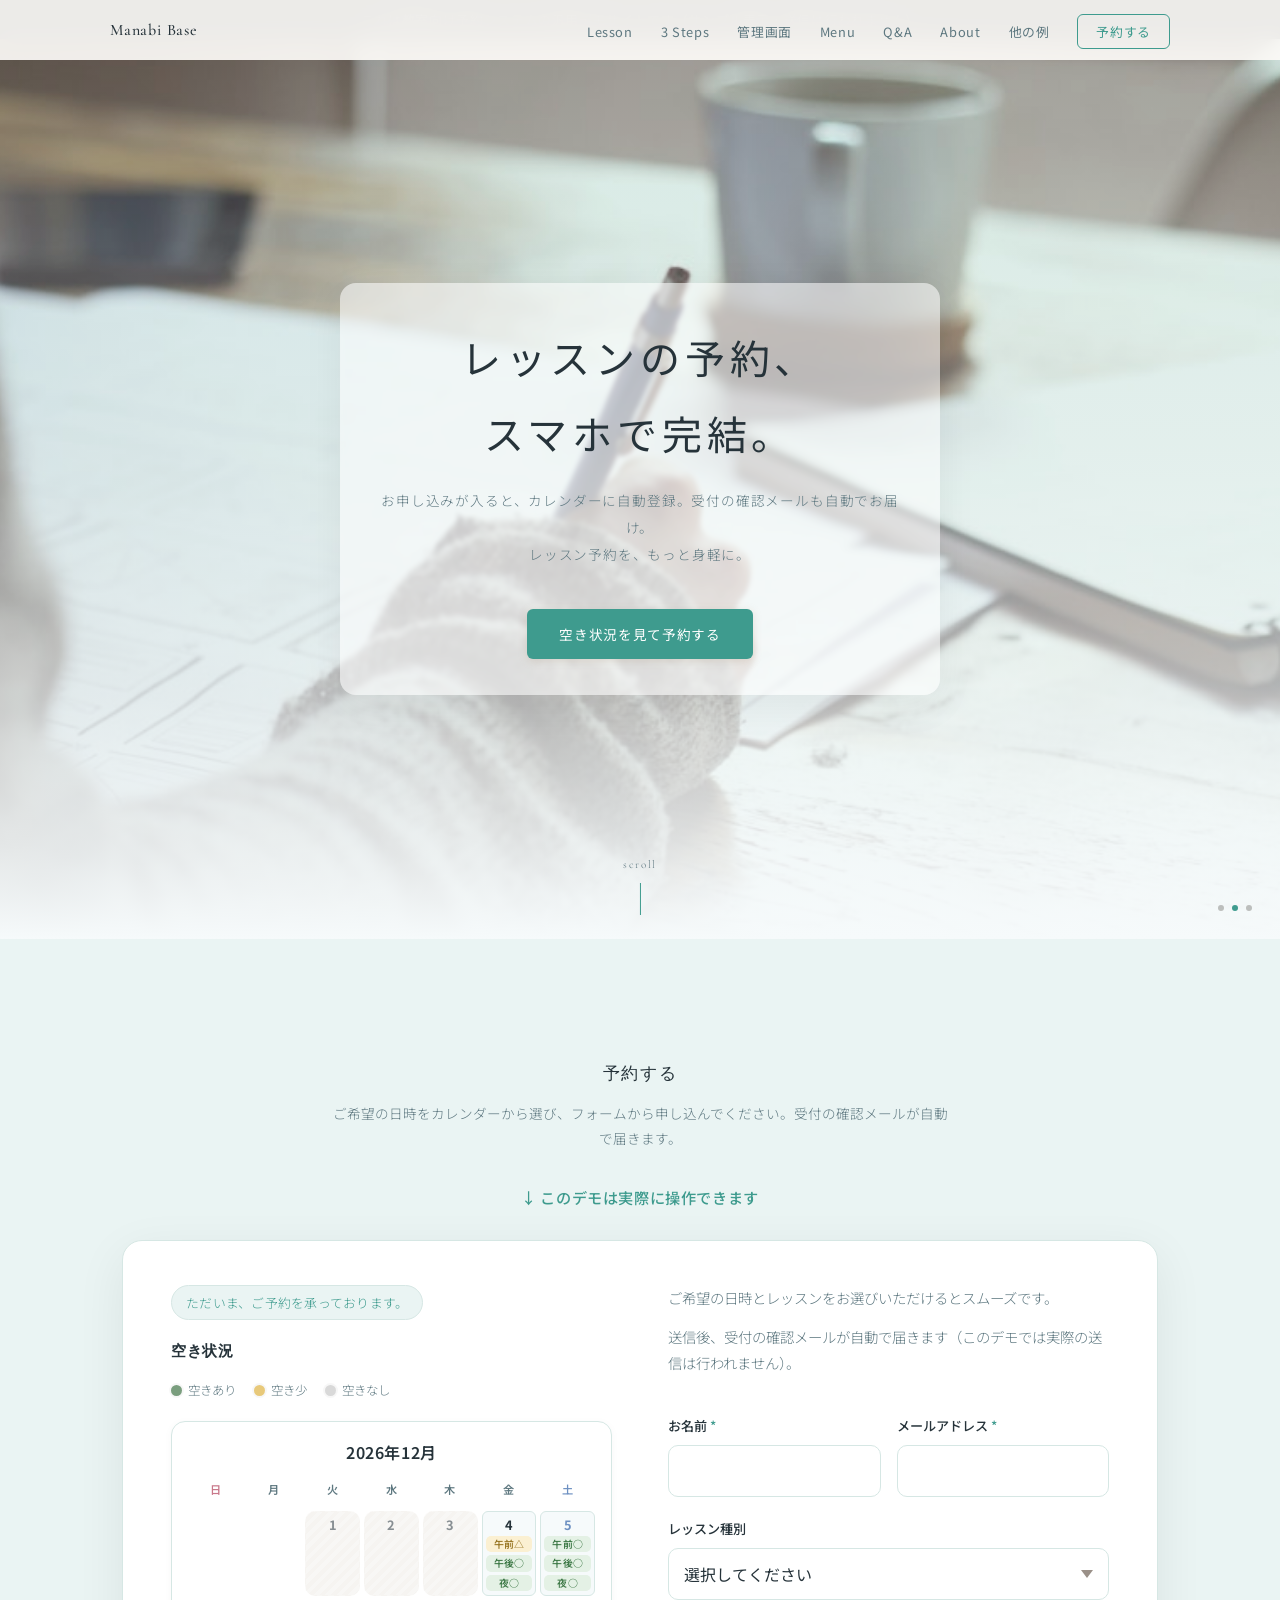
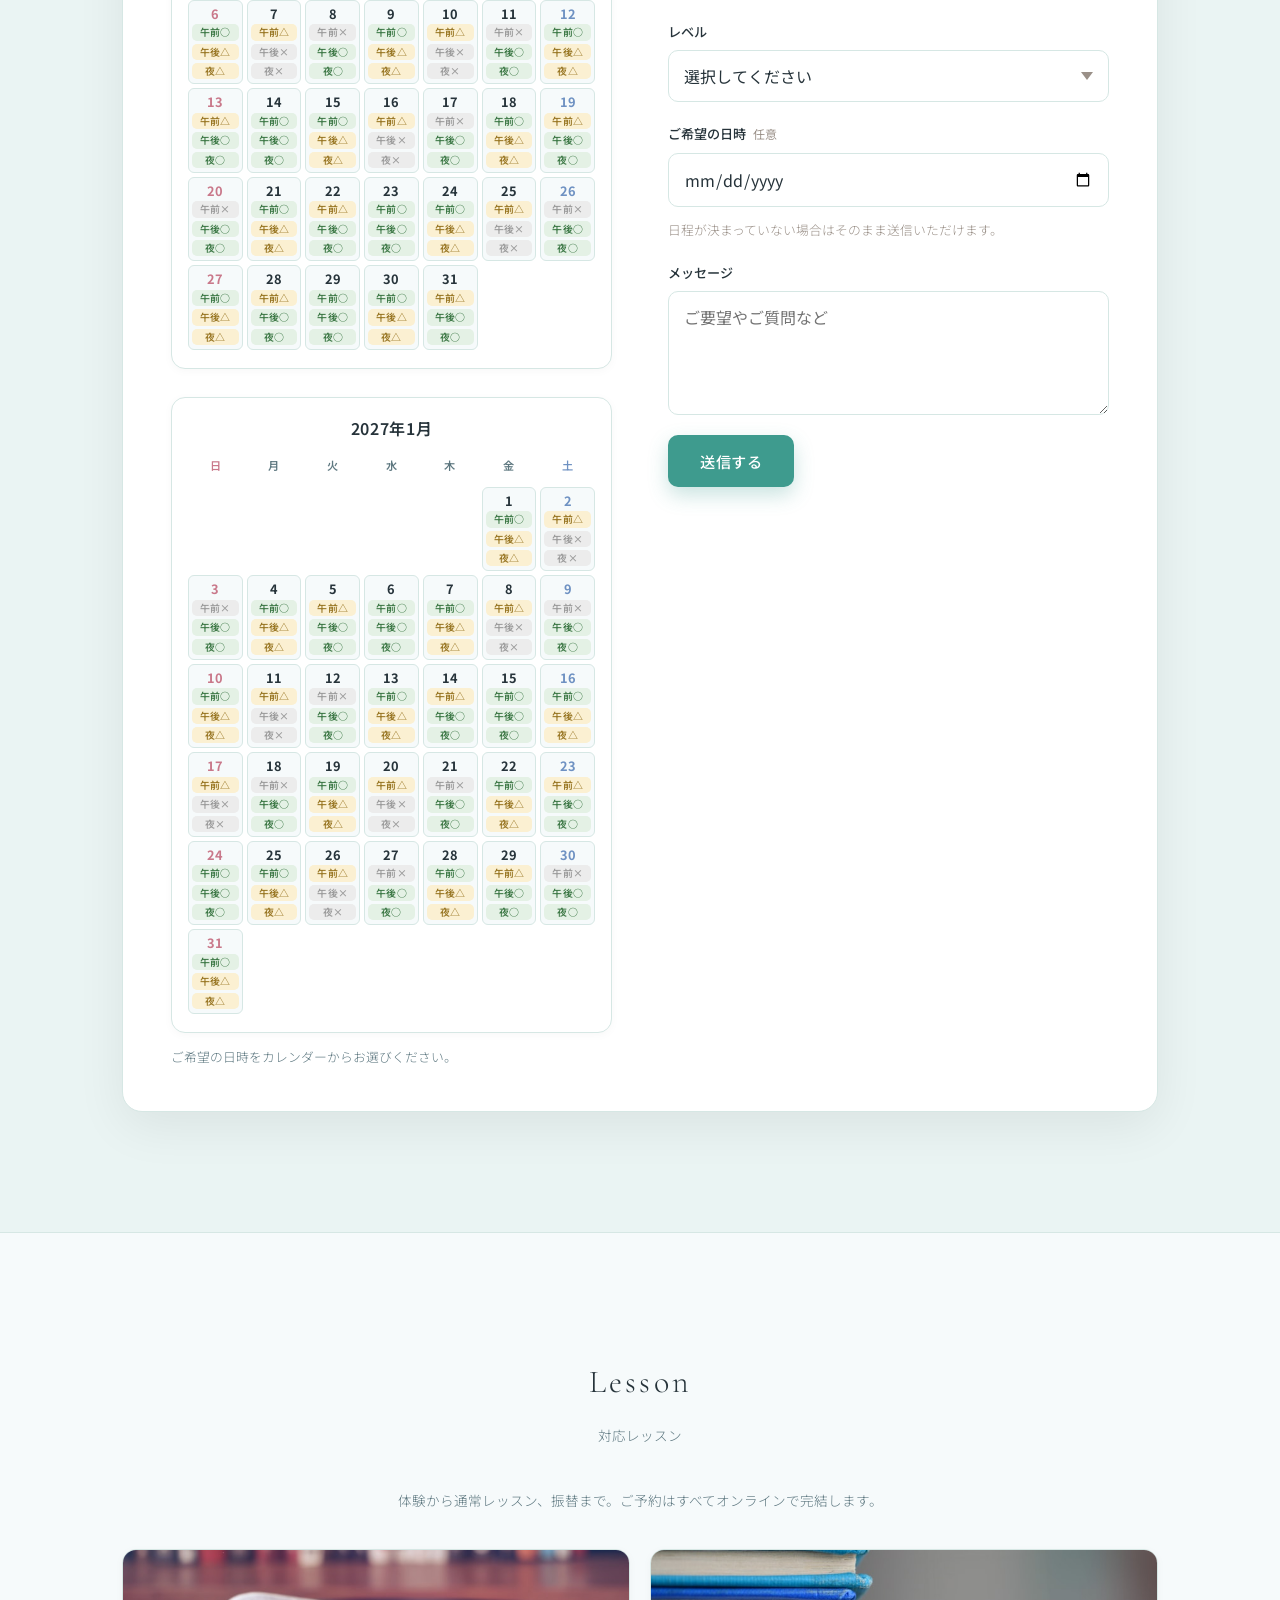
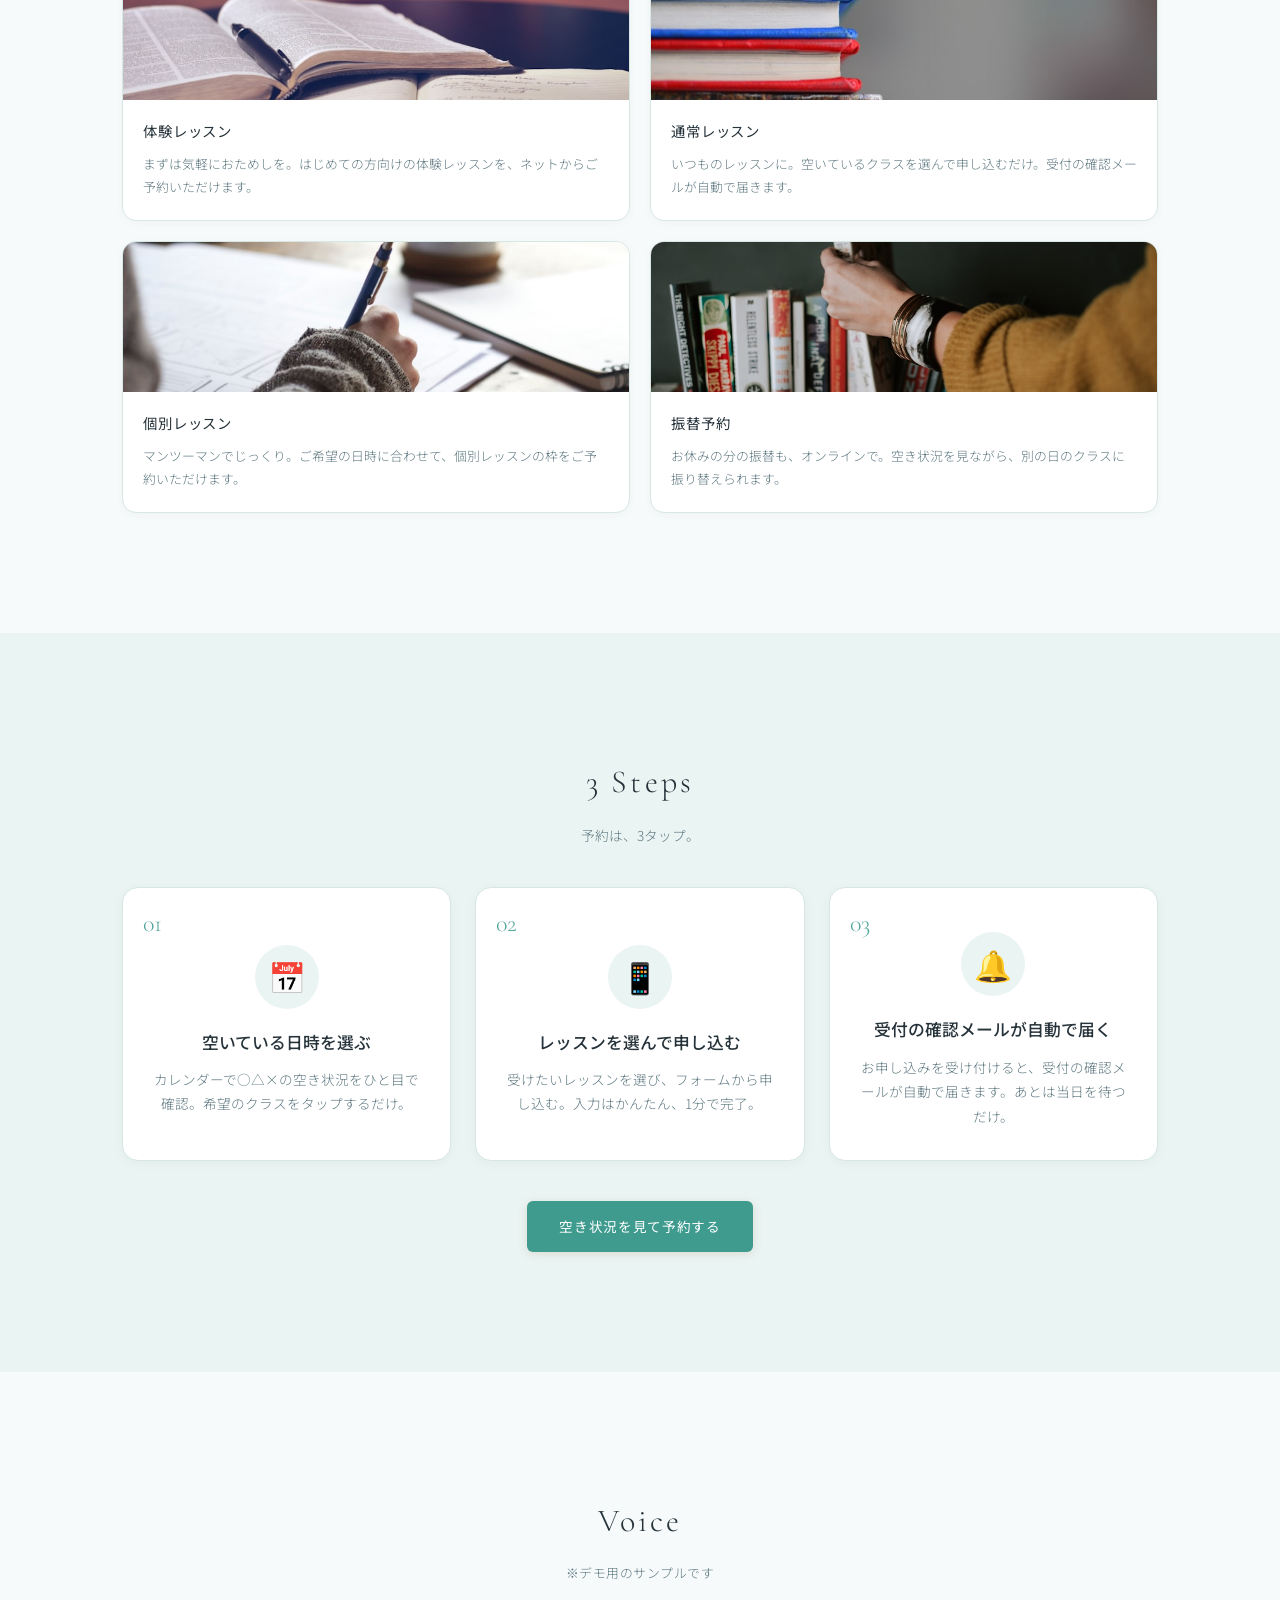
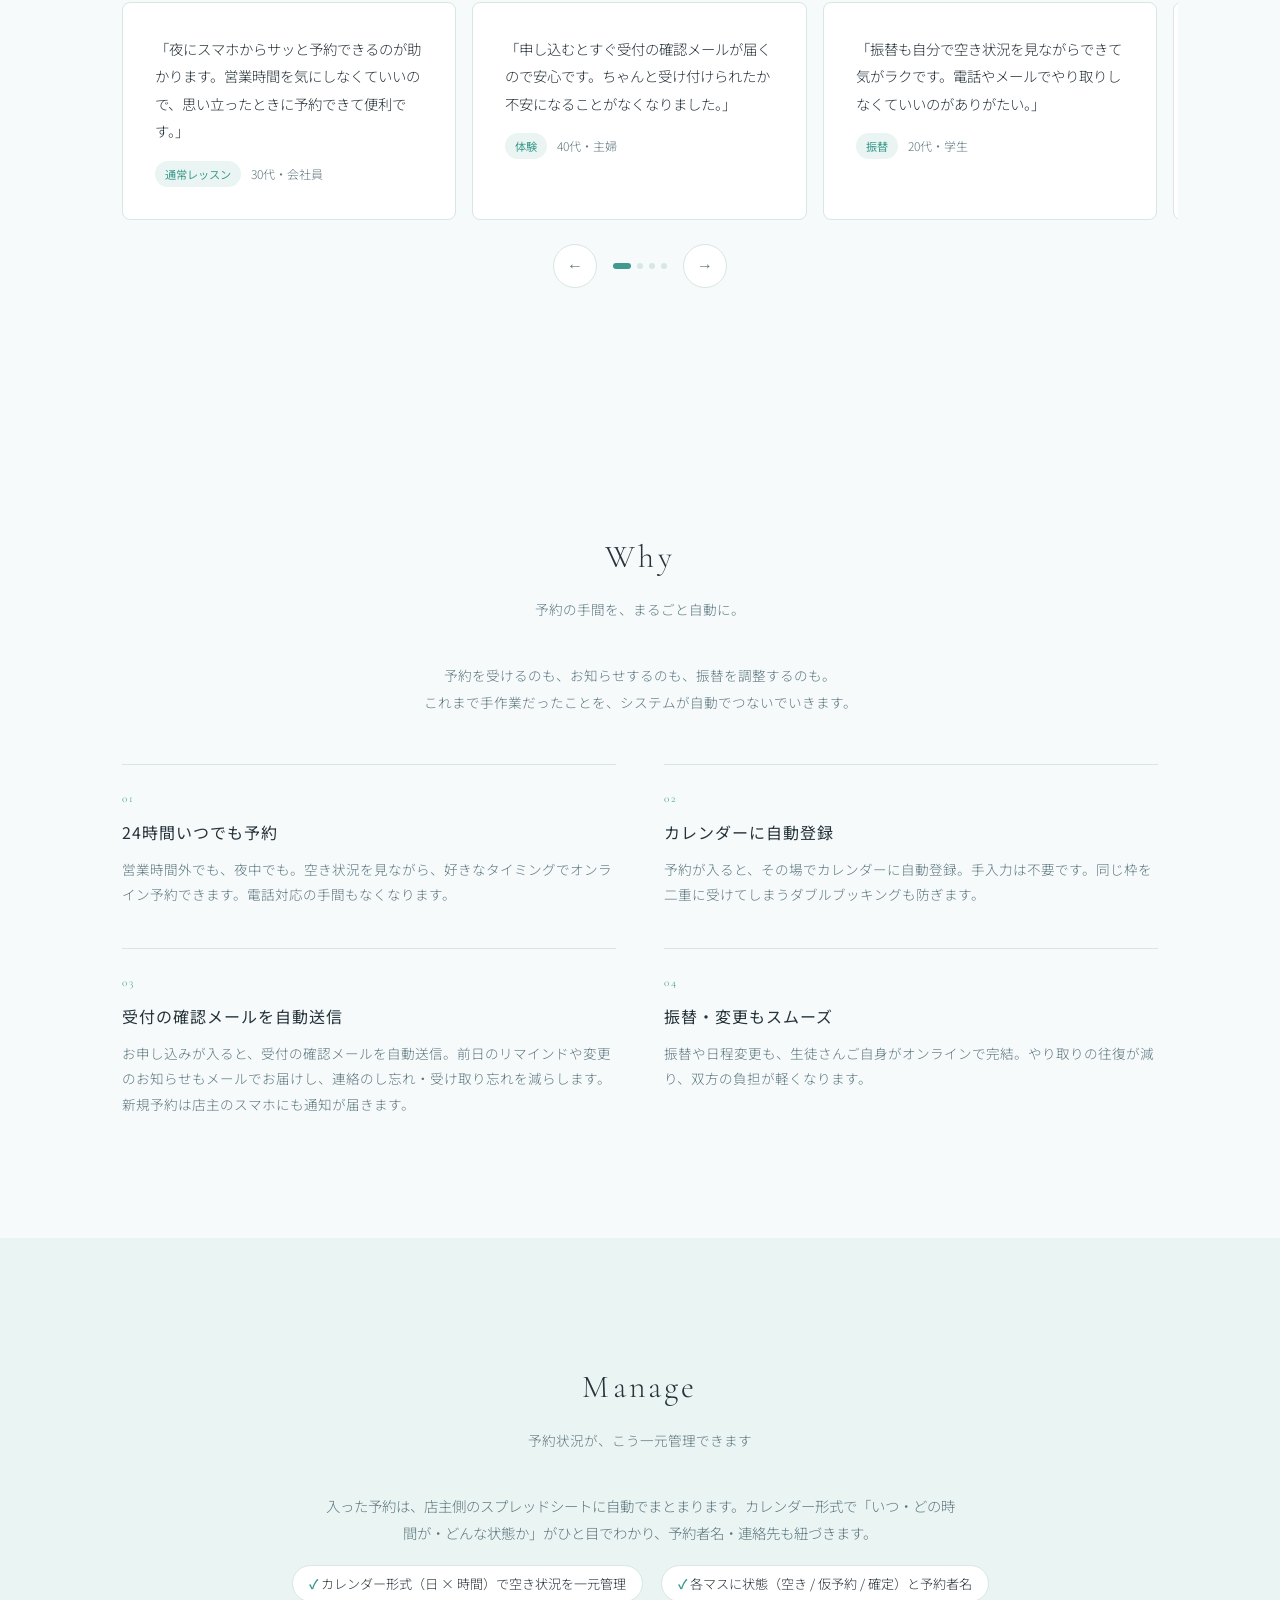
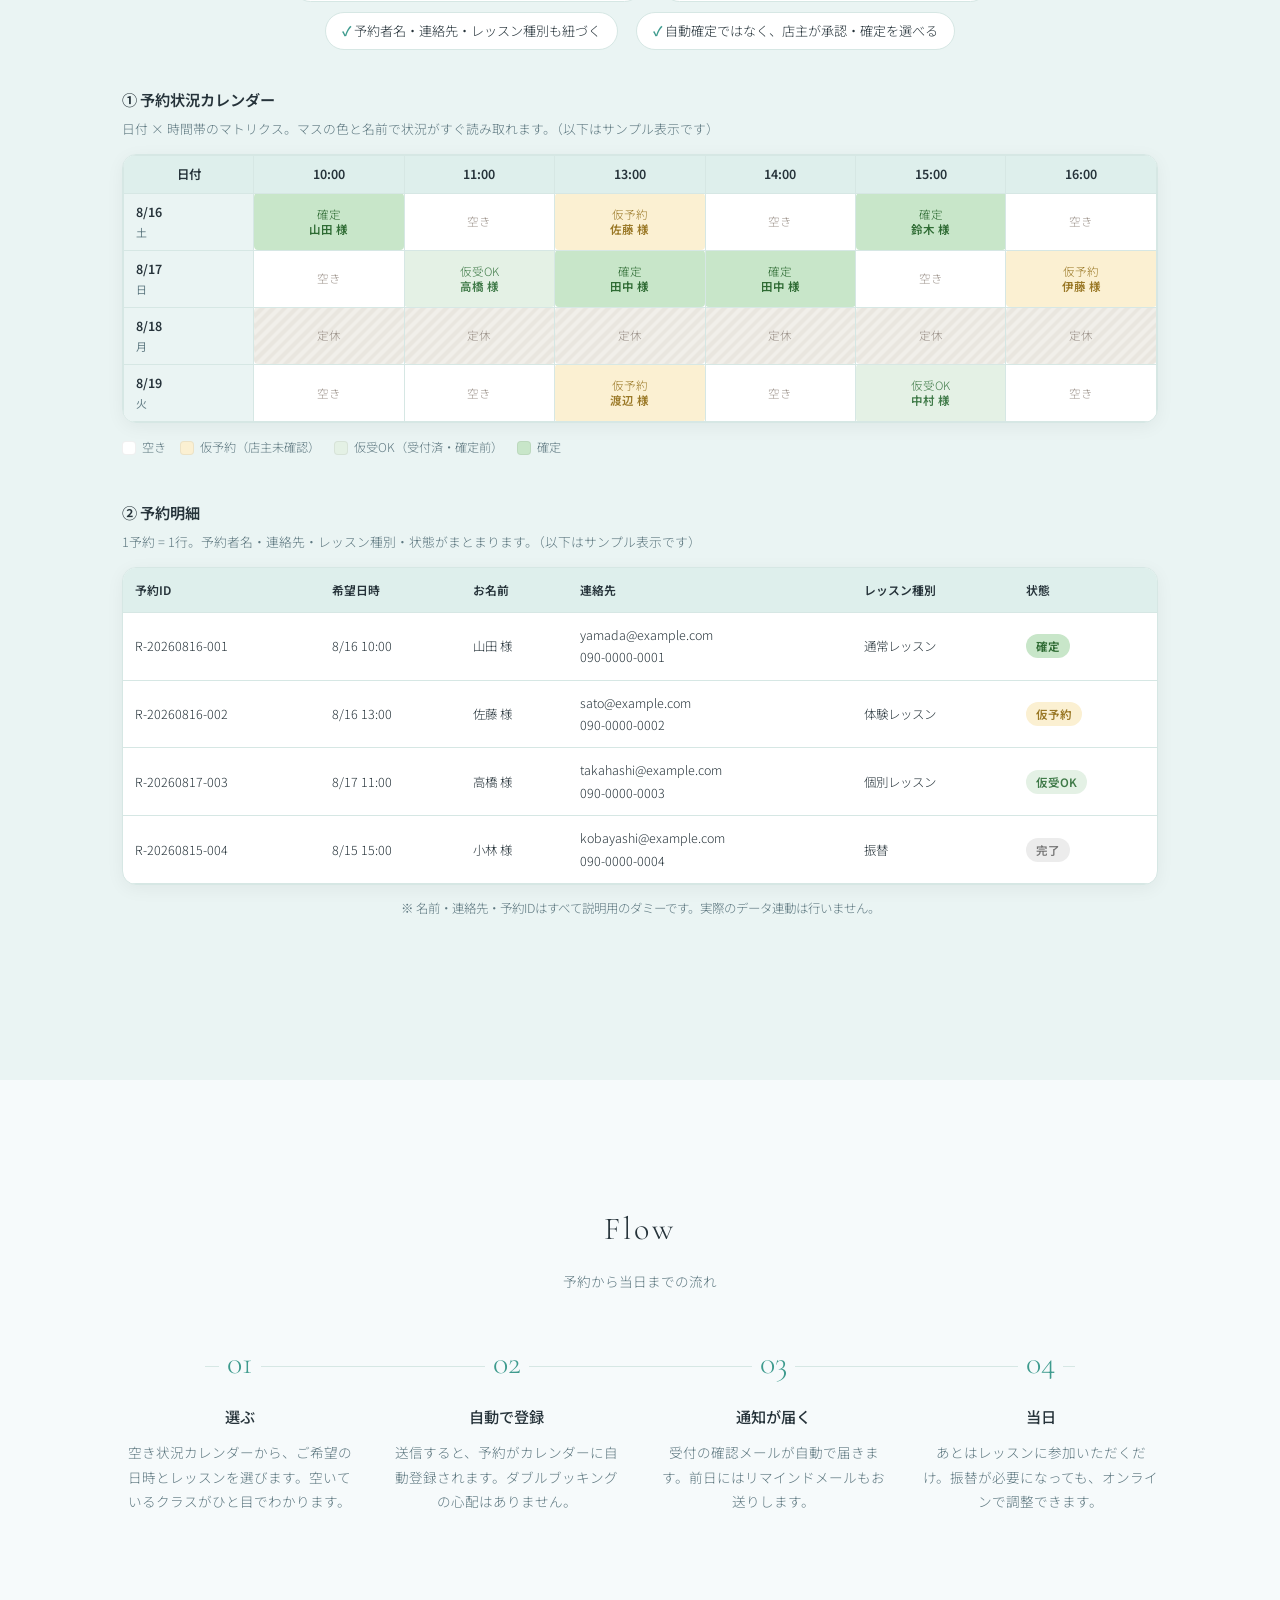
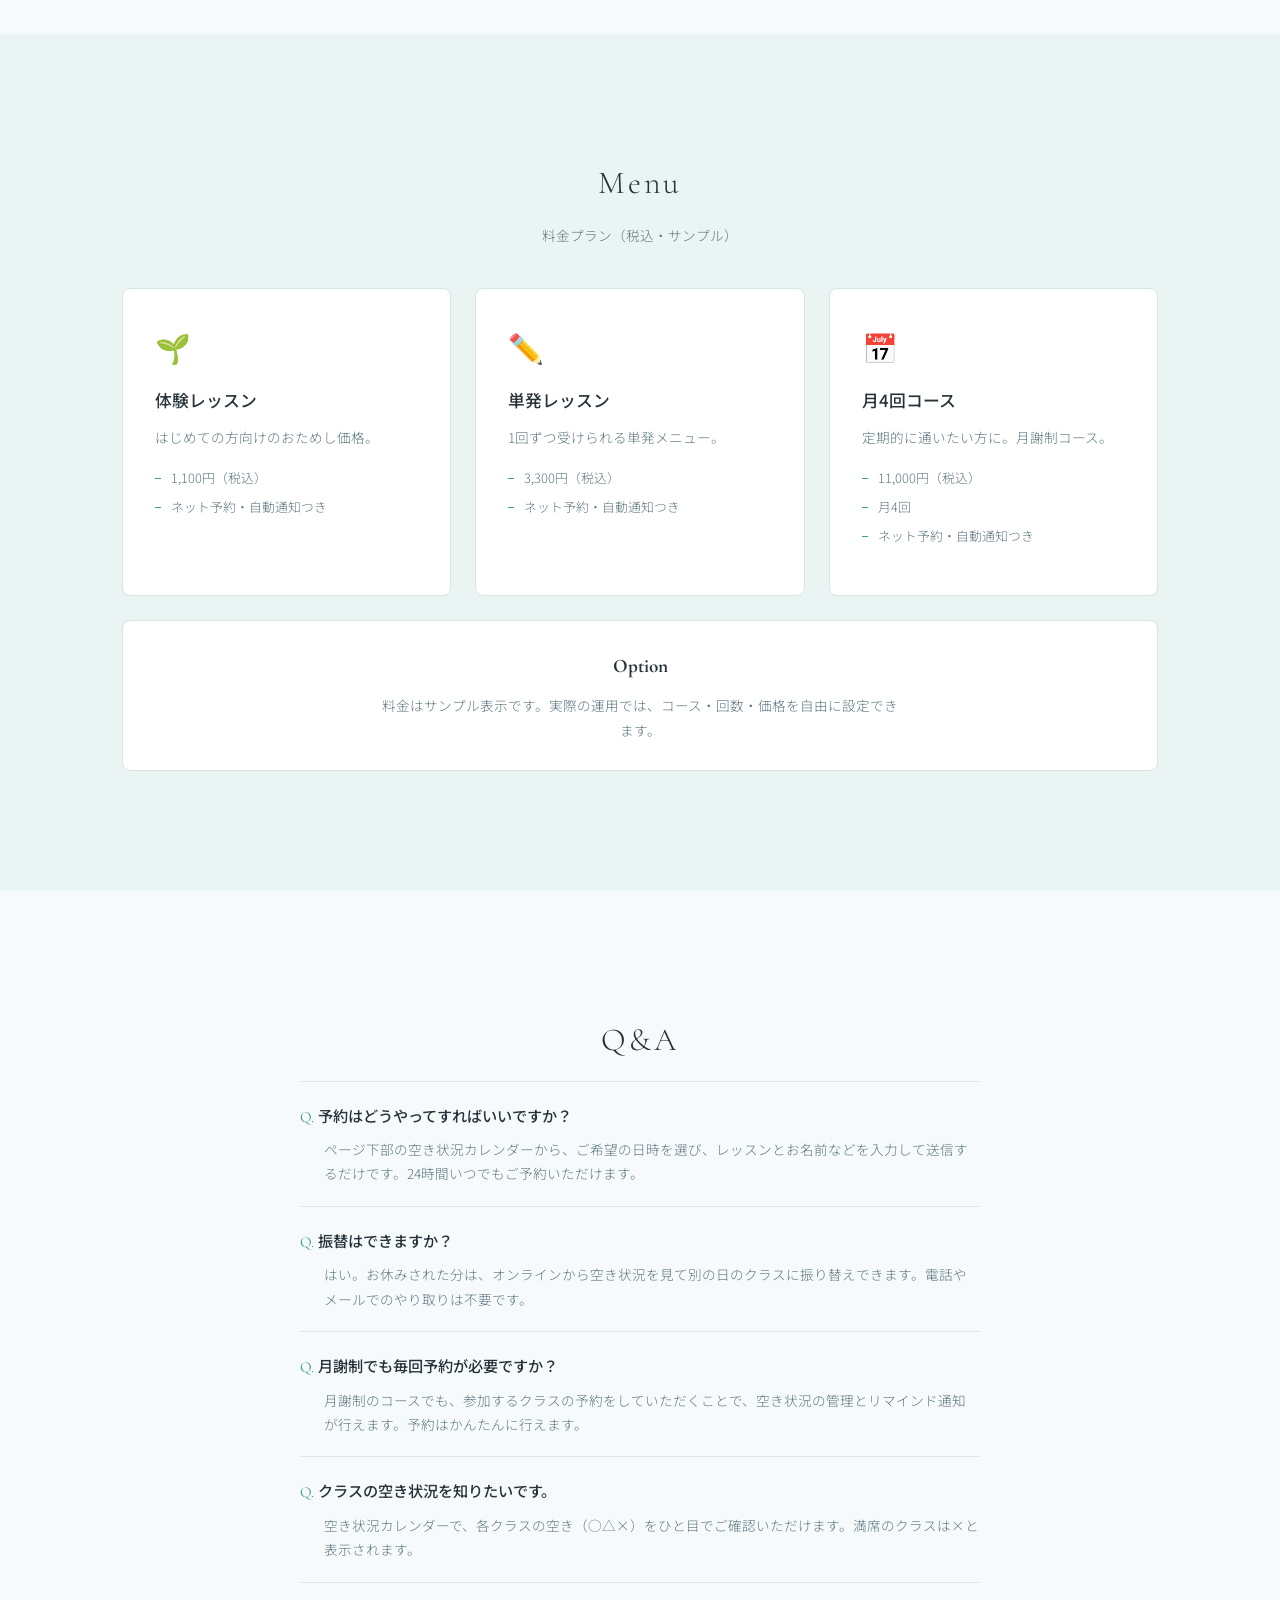
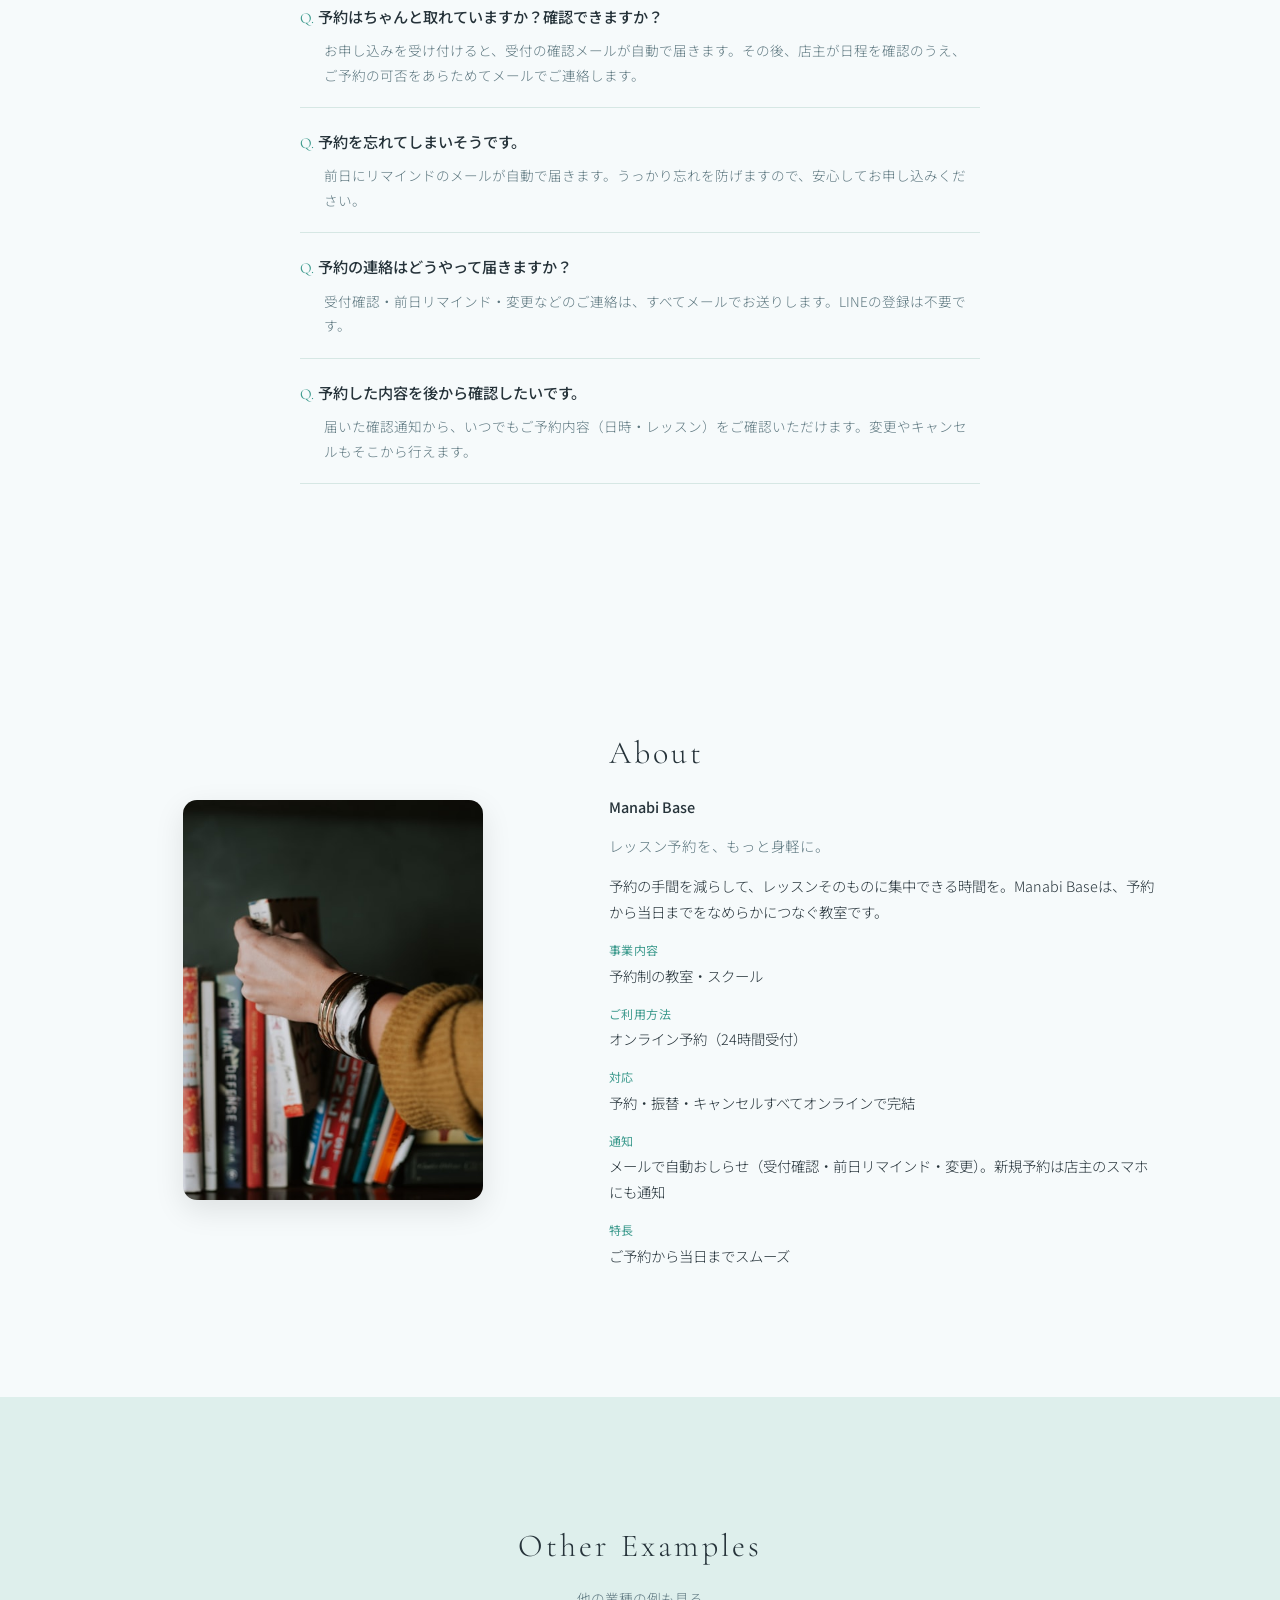
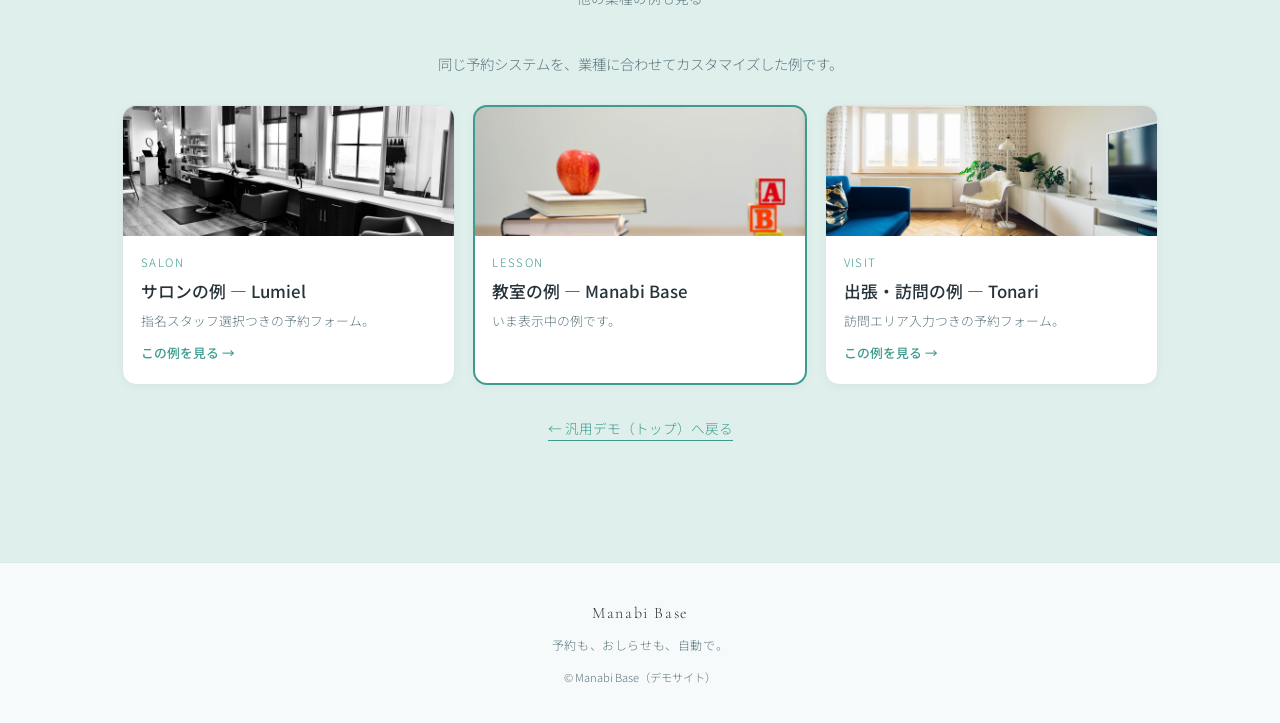
<file: lesson.html>
<!DOCTYPE html>
<html lang="ja">
<head>
  <meta charset="UTF-8">
  <meta name="viewport" content="width=device-width, initial-scale=1.0">
  <title>Manabi Base｜教室向け予約自動化システム デモサイト</title>
  <meta name="description" content="レッスン予約を、もっと身軽に。24時間ネット予約・カレンダー自動登録・メールでの受付確認・おしらせ自動化に対応した、教室・スクール向け予約受付・管理システムの汎用デモサイトです。">
  <meta name="robots" content="noindex, nofollow">
  <meta name="theme-color" content="#FDFBF8">
  <link rel="preconnect" href="https://fonts.googleapis.com">
  <link rel="preconnect" href="https://fonts.gstatic.com" crossorigin>
  <link href="https://fonts.googleapis.com/css2?family=Cormorant+Garamond:ital,wght@0,300;0,400;0,500;1,300&family=Noto+Sans+JP:wght@300;400;500&display=swap" rel="stylesheet">
  <link rel="stylesheet" href="style.css">
</head>
<body class="theme-lesson">

  <div class="demo-banner">これは教室向け予約システムの汎用デモサイトです（サンプル表示・送信は行われません）</div>

  <nav class="nav" id="nav">
    <div class="nav-inner">
      <a href="#" class="nav-logo">Manabi Base</a>
      <button class="nav-toggle" id="navToggle" aria-label="メニューを開く" aria-expanded="false">
        <span></span><span></span><span></span>
      </button>
      <ul class="nav-links" id="navLinks">
        <li><a href="#genre">Lesson</a></li>
        <li><a href="#gallery">3 Steps</a></li>
        <li><a href="#manage">管理画面</a></li>
        <li><a href="#menu">Menu</a></li>
        <li><a href="#faq">Q&amp;A</a></li>
        <li><a href="#about">About</a></li>
        <li><a href="index.html">他の例</a></li>
        <li><a href="#contact" class="nav-cta">予約する</a></li>
      </ul>
    </div>
  </nav>

  <section class="hero">
    <div class="hero-slides">
      <div class="hero-slide active" role="img" aria-label="教室・学びのイメージ"></div>
      <div class="hero-slide" role="img" aria-label="レッスンの机まわりのイメージ"></div>
      <div class="hero-slide" role="img" aria-label="書籍・教材のイメージ"></div>
    </div>
    <div class="hero-dots">
      <button class="hero-dot active" aria-label="スライド1"></button>
      <button class="hero-dot" aria-label="スライド2"></button>
      <button class="hero-dot" aria-label="スライド3"></button>
    </div>
    <div class="hero-content">
      <h1 class="hero-title">レッスンの予約、<br>スマホで完結。</h1>
      <p class="hero-sub">お申し込みが入ると、カレンダーに自動登録。受付の確認メールも自動でお届け。<br>レッスン予約を、もっと身軽に。</p>
      <a href="#contact" class="hero-cta">空き状況を見て予約する</a>
    </div>
    <div class="hero-scroll">
      <span>scroll</span>
      <div class="hero-scroll-line"></div>
    </div>
  </section>

  <!-- Contact (予約セクション：ヒーロー直下に配置) -->
  <section id="contact" class="section contact" aria-label="予約">
    <div class="container">
      <h2 class="section-label center">予約する</h2>
      <p class="section-subtitle">ご希望の日時をカレンダーから選び、フォームから申し込んでください。受付の確認メールが自動で届きます。</p>
      <p class="contact-try">&darr; このデモは実際に操作できます</p>
      <div class="contact-layout">
        <div class="av-section fade-in">
          <p class="av-accepting">ただいま、ご予約を承っております。</p>
          <h3 class="av-section-title">空き状況</h3>
          <div class="av-legend">
            <span class="av-legend-item"><span class="av-dot av-open"></span>空きあり</span>
            <span class="av-legend-item"><span class="av-dot av-limited"></span>空き少</span>
            <span class="av-legend-item"><span class="av-dot av-busy"></span>空きなし</span>
          </div>
          <div id="availabilityCalendar" class="av-calendars"></div>
          <p class="av-note">ご希望の日時をカレンダーからお選びください。</p>
        </div>
      <div class="contact-inner">
        <div class="contact-info fade-in">
          <p>ご希望の日時とレッスンをお選びいただけるとスムーズです。</p>
          <p class="contact-note">送信後、受付の確認メールが自動で届きます（このデモでは実際の送信は行われません）。</p>
        </div>
        <form class="contact-form fade-in" id="contactForm">
          <div class="form-row">
            <div class="form-group"><label for="name">お名前 <span class="required">*</span></label><input type="text" id="name" name="name" required autocomplete="name"></div>
            <div class="form-group"><label for="email">メールアドレス <span class="required">*</span></label><input type="email" id="email" name="email" required autocomplete="email"></div>
          </div>
          <div class="form-group">
            <label for="category">レッスン種別</label>
            <select id="category" name="category">
              <option value="">選択してください</option>
              <option value="trial">体験</option>
              <option value="regular">通常</option>
              <option value="private">個別</option>
              <option value="makeup">振替</option>
              <option value="online">オンライン</option>
              <option value="other">その他（ご相談）</option>
            </select>
          </div>
          <div class="form-group">
            <label for="level">レベル</label>
            <select id="level" name="level">
              <option value="">選択してください</option>
              <option value="beginner">初級</option>
              <option value="intermediate">中級</option>
              <option value="advanced">上級</option>
            </select>
          </div>
          <div class="form-group">
            <label>ご希望の日時 <span class="optional">任意</span></label>
            <div class="date-slot-picker">
              <input type="date" id="preferredDatePicker" class="preferred-date-input">
              <div id="slotContainer" class="slot-container" style="display:none">
                <p class="slot-loading" id="slotLoading">空き枠を確認中...</p>
                <div id="slotButtons" class="slot-buttons"></div>
                <p class="slot-none" id="slotNone" style="display:none">この日は空きがありません。別の日をお選びいただくか、日時未定のままご相談ください。</p>
              </div>
            </div>
            <p class="form-hint">日程が決まっていない場合はそのまま送信いただけます。</p>
            <input type="hidden" id="preferredDate" name="preferredDate">
          </div>
          <div class="form-group"><label for="message">メッセージ</label><textarea id="message" name="message" rows="4" placeholder="ご要望やご質問など"></textarea></div>
          <button type="submit" class="form-submit">送信する</button>
        </form>
      </div>
      </div>
    </div>
  </section>

  <section id="genre" class="section genre-section" aria-label="対応レッスン">
    <div class="container">
      <h2 class="section-label center">Lesson</h2>
      <p class="section-subtitle">対応レッスン</p>
      <p class="genre-lead">体験から通常レッスン、振替まで。ご予約はすべてオンラインで完結します。</p>
      <div class="genre-grid">
        <div class="genre-card fade-in">
          <img class="genre-thumb" src="images/svc-lesson-1.jpg" alt="体験レッスンのイメージ" loading="lazy">
          <h3 class="genre-title">体験レッスン</h3>
          <p class="genre-body">まずは気軽におためしを。はじめての方向けの体験レッスンを、ネットからご予約いただけます。</p>
        </div>
        <div class="genre-card fade-in">
          <img class="genre-thumb" src="images/svc-lesson-2.jpg" alt="通常レッスンのイメージ" loading="lazy">
          <h3 class="genre-title">通常レッスン</h3>
          <p class="genre-body">いつものレッスンに。空いているクラスを選んで申し込むだけ。受付の確認メールが自動で届きます。</p>
        </div>
        <div class="genre-card fade-in">
          <img class="genre-thumb" src="images/svc-lesson-3.jpg" alt="個別レッスンのイメージ" loading="lazy">
          <h3 class="genre-title">個別レッスン</h3>
          <p class="genre-body">マンツーマンでじっくり。ご希望の日時に合わせて、個別レッスンの枠をご予約いただけます。</p>
        </div>
        <div class="genre-card fade-in">
          <img class="genre-thumb" src="images/about-lesson.jpg" alt="振替予約のイメージ" loading="lazy">
          <h3 class="genre-title">振替予約</h3>
          <p class="genre-body">お休みの分の振替も、オンラインで。空き状況を見ながら、別の日のクラスに振り替えられます。</p>
        </div>
      </div>
    </div>
  </section>

  <section id="gallery" class="section gallery" aria-label="予約の3ステップ">
    <div class="container">
      <h2 class="section-label center">3 Steps</h2>
      <p class="section-subtitle">予約は、3タップ。</p>
      <div class="steps3">
        <div class="step3-card fade-in">
          <span class="step3-num">01</span>
          <div class="step3-icon">&#128197;</div>
          <h3 class="step3-title">空いている日時を選ぶ</h3>
          <p class="step3-body">カレンダーで○△×の空き状況をひと目で確認。希望のクラスをタップするだけ。</p>
        </div>
        <div class="step3-card fade-in">
          <span class="step3-num">02</span>
          <div class="step3-icon">&#128241;</div>
          <h3 class="step3-title">レッスンを選んで申し込む</h3>
          <p class="step3-body">受けたいレッスンを選び、フォームから申し込む。入力はかんたん、1分で完了。</p>
        </div>
        <div class="step3-card fade-in">
          <span class="step3-num">03</span>
          <div class="step3-icon">&#128276;</div>
          <h3 class="step3-title">受付の確認メールが自動で届く</h3>
          <p class="step3-body">お申し込みを受け付けると、受付の確認メールが自動で届きます。あとは当日を待つだけ。</p>
        </div>
      </div>
      <div class="gallery-cta">
        <a href="#contact" class="hero-cta">空き状況を見て予約する</a>
      </div>
    </div>
  </section>

  <section id="voice" class="section voice" aria-label="お客様の声">
    <div class="container">
      <h2 class="section-label center">Voice</h2>
      <p class="demo-note">※デモ用のサンプルです</p>
      <div class="voice-carousel" id="voiceCarousel">
        <div class="voice-track">
          <div class="voice-card fade-in">
            <p class="voice-text">「夜にスマホからサッと予約できるのが助かります。営業時間を気にしなくていいので、思い立ったときに予約できて便利です。」</p>
            <div class="voice-meta"><span class="voice-tag">通常レッスン</span><span class="voice-author">30代・会社員</span></div>
          </div>
          <div class="voice-card fade-in">
            <p class="voice-text">「申し込むとすぐ受付の確認メールが届くので安心です。ちゃんと受け付けられたか不安になることがなくなりました。」</p>
            <div class="voice-meta"><span class="voice-tag">体験</span><span class="voice-author">40代・主婦</span></div>
          </div>
          <div class="voice-card fade-in">
            <p class="voice-text">「振替も自分で空き状況を見ながらできて気がラクです。電話やメールでやり取りしなくていいのがありがたい。」</p>
            <div class="voice-meta"><span class="voice-tag">振替</span><span class="voice-author">20代・学生</span></div>
          </div>
          <div class="voice-card fade-in">
            <p class="voice-text">「前日にリマインドが来るのでうっかり忘れがなくなりました。通知が来ると『そうだ明日だった』と思い出せて助かります。」</p>
            <div class="voice-meta"><span class="voice-tag">リマインド</span><span class="voice-author">50代・自営業</span></div>
          </div>
        </div>
      </div>
      <div class="voice-nav">
        <button class="voice-nav-btn" id="voicePrev" aria-label="前へ">&larr;</button>
        <div class="voice-dots" id="voiceDots"></div>
        <button class="voice-nav-btn" id="voiceNext" aria-label="次へ">&rarr;</button>
      </div>
    </div>
  </section>

  <section id="why" class="section why-section" aria-label="選ばれる理由">
    <div class="container">
      <h2 class="section-label center">Why</h2>
      <p class="section-subtitle">予約の手間を、まるごと自動に。</p>
      <p class="why-lead">予約を受けるのも、お知らせするのも、振替を調整するのも。<br>これまで手作業だったことを、システムが自動でつないでいきます。</p>
      <div class="why-grid">
        <div class="why-card fade-in"><span class="why-number">01</span><h3 class="why-title">24時間いつでも予約</h3><p class="why-body">営業時間外でも、夜中でも。空き状況を見ながら、好きなタイミングでオンライン予約できます。電話対応の手間もなくなります。</p></div>
        <div class="why-card fade-in"><span class="why-number">02</span><h3 class="why-title">カレンダーに自動登録</h3><p class="why-body">予約が入ると、その場でカレンダーに自動登録。手入力は不要です。同じ枠を二重に受けてしまうダブルブッキングも防ぎます。</p></div>
        <div class="why-card fade-in"><span class="why-number">03</span><h3 class="why-title">受付の確認メールを自動送信</h3><p class="why-body">お申し込みが入ると、受付の確認メールを自動送信。前日のリマインドや変更のお知らせもメールでお届けし、連絡のし忘れ・受け取り忘れを減らします。新規予約は店主のスマホにも通知が届きます。</p></div>
        <div class="why-card fade-in"><span class="why-number">04</span><h3 class="why-title">振替・変更もスムーズ</h3><p class="why-body">振替や日程変更も、生徒さんご自身がオンラインで完結。やり取りの往復が減り、双方の負担が軽くなります。</p></div>
      </div>
    </div>
  </section>

  <!-- Manage preview：予約状況が、こう一元管理できます（静的見本） -->
  <section id="manage" class="section manage" aria-label="予約管理画面の見本">
    <div class="container">
      <h2 class="section-label center">Manage</h2>
      <p class="section-subtitle">予約状況が、こう一元管理できます</p>
      <p class="manage-lead">入った予約は、店主側のスプレッドシートに自動でまとまります。カレンダー形式で「いつ・どの時間が・どんな状態か」がひと目でわかり、予約者名・連絡先も紐づきます。</p>
      <ul class="manage-points">
        <li>カレンダー形式（日 × 時間）で空き状況を一元管理</li>
        <li>各マスに状態（空き / 仮予約 / 確定）と予約者名</li>
        <li>予約者名・連絡先・レッスン種別も紐づく</li>
        <li>自動確定ではなく、店主が承認・確定を選べる</li>
      </ul>

      <div class="manage-block fade-in">
        <p class="manage-caption">① 予約状況カレンダー</p>
        <p class="manage-sub">日付 × 時間帯のマトリクス。マスの色と名前で状況がすぐ読み取れます。（以下はサンプル表示です）</p>
        <div class="manage-scroll">
          <table class="cal-matrix">
            <thead>
              <tr><th>日付</th><th>10:00</th><th>11:00</th><th>13:00</th><th>14:00</th><th>15:00</th><th>16:00</th></tr>
            </thead>
            <tbody>
              <tr>
                <td class="cal-day">8/16<small>土</small></td>
                <td class="cell cell-fixed">確定<span class="nm">山田 様</span></td>
                <td class="cell cell-free">空き</td>
                <td class="cell cell-tmp">仮予約<span class="nm">佐藤 様</span></td>
                <td class="cell cell-free">空き</td>
                <td class="cell cell-fixed">確定<span class="nm">鈴木 様</span></td>
                <td class="cell cell-free">空き</td>
              </tr>
              <tr>
                <td class="cal-day">8/17<small>日</small></td>
                <td class="cell cell-free">空き</td>
                <td class="cell cell-okstaff">仮受OK<span class="nm">高橋 様</span></td>
                <td class="cell cell-fixed">確定<span class="nm">田中 様</span></td>
                <td class="cell cell-fixed">確定<span class="nm">田中 様</span></td>
                <td class="cell cell-free">空き</td>
                <td class="cell cell-tmp">仮予約<span class="nm">伊藤 様</span></td>
              </tr>
              <tr>
                <td class="cal-day">8/18<small>月</small></td>
                <td class="cell cell-closed">定休</td>
                <td class="cell cell-closed">定休</td>
                <td class="cell cell-closed">定休</td>
                <td class="cell cell-closed">定休</td>
                <td class="cell cell-closed">定休</td>
                <td class="cell cell-closed">定休</td>
              </tr>
              <tr>
                <td class="cal-day">8/19<small>火</small></td>
                <td class="cell cell-free">空き</td>
                <td class="cell cell-free">空き</td>
                <td class="cell cell-tmp">仮予約<span class="nm">渡辺 様</span></td>
                <td class="cell cell-free">空き</td>
                <td class="cell cell-okstaff">仮受OK<span class="nm">中村 様</span></td>
                <td class="cell cell-free">空き</td>
              </tr>
            </tbody>
          </table>
        </div>
        <div class="manage-legend">
          <span><i class="lg-sw lg-free"></i>空き</span>
          <span><i class="lg-sw lg-tmp"></i>仮予約（店主未確認）</span>
          <span><i class="lg-sw lg-ok"></i>仮受OK（受付済・確定前）</span>
          <span><i class="lg-sw lg-fixed"></i>確定</span>
        </div>
      </div>

      <div class="manage-block fade-in">
        <p class="manage-caption">② 予約明細</p>
        <p class="manage-sub">1予約 = 1行。予約者名・連絡先・レッスン種別・状態がまとまります。（以下はサンプル表示です）</p>
        <div class="manage-scroll">
          <table class="detail-table">
            <thead>
              <tr><th>予約ID</th><th>希望日時</th><th>お名前</th><th>連絡先</th><th>レッスン種別</th><th>状態</th></tr>
            </thead>
            <tbody>
              <tr>
                <td>R-20260816-001</td><td>8/16 10:00</td><td>山田 様</td>
                <td>yamada@example.com<br>090-0000-0001</td><td>通常レッスン</td>
                <td><span class="st st-fixed">確定</span></td>
              </tr>
              <tr>
                <td>R-20260816-002</td><td>8/16 13:00</td><td>佐藤 様</td>
                <td>sato@example.com<br>090-0000-0002</td><td>体験レッスン</td>
                <td><span class="st st-tmp">仮予約</span></td>
              </tr>
              <tr>
                <td>R-20260817-003</td><td>8/17 11:00</td><td>高橋 様</td>
                <td>takahashi@example.com<br>090-0000-0003</td><td>個別レッスン</td>
                <td><span class="st st-ok">仮受OK</span></td>
              </tr>
              <tr>
                <td>R-20260815-004</td><td>8/15 15:00</td><td>小林 様</td>
                <td>kobayashi@example.com<br>090-0000-0004</td><td>振替</td>
                <td><span class="st st-done">完了</span></td>
              </tr>
            </tbody>
          </table>
        </div>
        <p class="manage-note">※ 名前・連絡先・予約IDはすべて説明用のダミーです。実際のデータ連動は行いません。</p>
      </div>
    </div>
  </section>

  <section id="flow" class="section flow" aria-label="予約の流れ">
    <div class="container">
      <h2 class="section-label center">Flow</h2>
      <p class="section-subtitle">予約から当日までの流れ</p>
      <div class="flow-steps">
        <div class="flow-step fade-in"><div class="flow-number">01</div><h3 class="flow-step-title">選ぶ</h3><p class="flow-step-desc">空き状況カレンダーから、ご希望の日時とレッスンを選びます。空いているクラスがひと目でわかります。</p></div>
        <div class="flow-step fade-in"><div class="flow-number">02</div><h3 class="flow-step-title">自動で登録</h3><p class="flow-step-desc">送信すると、予約がカレンダーに自動登録されます。ダブルブッキングの心配はありません。</p></div>
        <div class="flow-step fade-in"><div class="flow-number">03</div><h3 class="flow-step-title">通知が届く</h3><p class="flow-step-desc">受付の確認メールが自動で届きます。前日にはリマインドメールもお送りします。</p></div>
        <div class="flow-step fade-in"><div class="flow-number">04</div><h3 class="flow-step-title">当日</h3><p class="flow-step-desc">あとはレッスンに参加いただくだけ。振替が必要になっても、オンラインで調整できます。</p></div>
      </div>
    </div>
  </section>

  <section id="menu" class="section menu-section" aria-label="メニューと料金">
    <div class="container">
      <h2 class="section-label center">Menu</h2>
      <p class="section-subtitle">料金プラン（税込・サンプル）</p>
      <div class="menu-grid">
        <div class="menu-card fade-in">
          <div class="menu-icon">&#127793;</div>
          <h3 class="menu-name">体験レッスン</h3>
          <p class="menu-desc">はじめての方向けのおためし価格。</p>
          <ul class="menu-details"><li>1,100円（税込）</li><li>ネット予約・自動通知つき</li></ul>
        </div>
        <div class="menu-card fade-in">
          <div class="menu-icon">&#9999;&#65039;</div>
          <h3 class="menu-name">単発レッスン</h3>
          <p class="menu-desc">1回ずつ受けられる単発メニュー。</p>
          <ul class="menu-details"><li>3,300円（税込）</li><li>ネット予約・自動通知つき</li></ul>
        </div>
        <div class="menu-card fade-in">
          <div class="menu-icon">&#128197;</div>
          <h3 class="menu-name">月4回コース</h3>
          <p class="menu-desc">定期的に通いたい方に。月謝制コース。</p>
          <ul class="menu-details"><li>11,000円（税込）</li><li>月4回</li><li>ネット予約・自動通知つき</li></ul>
        </div>
      </div>
      <div class="menu-option fade-in">
        <h3 class="menu-option-title">Option</h3>
        <p>料金はサンプル表示です。実際の運用では、コース・回数・価格を自由に設定できます。</p>
      </div>
    </div>
  </section>

  <section id="faq" class="section faq-section" aria-label="よくある質問">
    <div class="container">
      <h2 class="section-label center">Q&amp;A</h2>
      <div class="faq-list">
        <div class="faq-item fade-in"><h3 class="faq-question">予約はどうやってすればいいですか？</h3><p class="faq-answer">ページ下部の空き状況カレンダーから、ご希望の日時を選び、レッスンとお名前などを入力して送信するだけです。24時間いつでもご予約いただけます。</p></div>
        <div class="faq-item fade-in"><h3 class="faq-question">振替はできますか？</h3><p class="faq-answer">はい。お休みされた分は、オンラインから空き状況を見て別の日のクラスに振り替えできます。電話やメールでのやり取りは不要です。</p></div>
        <div class="faq-item fade-in"><h3 class="faq-question">月謝制でも毎回予約が必要ですか？</h3><p class="faq-answer">月謝制のコースでも、参加するクラスの予約をしていただくことで、空き状況の管理とリマインド通知が行えます。予約はかんたんに行えます。</p></div>
        <div class="faq-item fade-in"><h3 class="faq-question">クラスの空き状況を知りたいです。</h3><p class="faq-answer">空き状況カレンダーで、各クラスの空き（○△×）をひと目でご確認いただけます。満席のクラスは×と表示されます。</p></div>
        <div class="faq-item fade-in"><h3 class="faq-question">予約はちゃんと取れていますか？確認できますか？</h3><p class="faq-answer">お申し込みを受け付けると、受付の確認メールが自動で届きます。その後、店主が日程を確認のうえ、ご予約の可否をあらためてメールでご連絡します。</p></div>
        <div class="faq-item fade-in"><h3 class="faq-question">予約を忘れてしまいそうです。</h3><p class="faq-answer">前日にリマインドのメールが自動で届きます。うっかり忘れを防げますので、安心してお申し込みください。</p></div>
        <div class="faq-item fade-in"><h3 class="faq-question">予約の連絡はどうやって届きますか？</h3><p class="faq-answer">受付確認・前日リマインド・変更などのご連絡は、すべてメールでお送りします。LINEの登録は不要です。</p></div>
        <div class="faq-item fade-in"><h3 class="faq-question">予約した内容を後から確認したいです。</h3><p class="faq-answer">届いた確認通知から、いつでもご予約内容（日時・レッスン）をご確認いただけます。変更やキャンセルもそこから行えます。</p></div>
      </div>
    </div>
  </section>

  <section id="about" class="section about" aria-label="この教室について">
    <div class="container">
      <div class="about-grid">
        <div class="about-image fade-in"><img src="images/about-lesson.jpg" alt="教室の雰囲気イメージ" loading="lazy"></div>
        <div class="about-text fade-in">
          <h2 class="section-label">About</h2>
          <p class="about-name">Manabi Base</p>
          <p class="about-lead">レッスン予約を、もっと身軽に。</p>
          <p class="about-summary">予約の手間を減らして、レッスンそのものに集中できる時間を。Manabi Baseは、予約から当日までをなめらかにつなぐ教室です。</p>
          <div class="about-profile-list">
            <dl class="about-dl">
              <dt>事業内容</dt><dd>予約制の教室・スクール</dd>
              <dt>ご利用方法</dt><dd>オンライン予約（24時間受付）</dd>
              <dt>対応</dt><dd>予約・振替・キャンセルすべてオンラインで完結</dd>
              <dt>通知</dt><dd>メールで自動おしらせ（受付確認・前日リマインド・変更）。新規予約は店主のスマホにも通知</dd>
              <dt>特長</dt><dd>ご予約から当日までスムーズ</dd>
            </dl>
          </div>
        </div>
      </div>
    </div>
  </section>

  <!-- Variants / 他の業種例・トップへ（回遊導線） -->
  <section id="variants" class="section variants" aria-label="他の業種のデモ例">
    <div class="container">
      <h2 class="section-label center">Other Examples</h2>
      <p class="section-subtitle">他の業種の例も見る</p>
      <p class="variants-lead">同じ予約システムを、業種に合わせてカスタマイズした例です。</p>
      <div class="variants-grid">
        <a class="variant-card" href="salon.html">
          <img class="variant-thumb" src="images/hero-salon.jpg" alt="サロンの例" loading="lazy">
          <div class="variant-body">
            <span class="variant-kind">Salon</span>
            <p class="variant-name">サロンの例 — Lumiel</p>
            <p class="variant-desc">指名スタッフ選択つきの予約フォーム。</p>
            <span class="variant-go">この例を見る &rarr;</span>
          </div>
        </a>
        <a class="variant-card is-current" href="lesson.html">
          <img class="variant-thumb" src="images/hero-lesson.jpg" alt="教室の例" loading="lazy">
          <div class="variant-body">
            <span class="variant-kind">Lesson</span>
            <p class="variant-name">教室の例 — Manabi Base</p>
            <p class="variant-desc">いま表示中の例です。</p>
          </div>
        </a>
        <a class="variant-card" href="visit.html">
          <img class="variant-thumb" src="images/hero-visit.jpg" alt="出張・訪問の例" loading="lazy">
          <div class="variant-body">
            <span class="variant-kind">Visit</span>
            <p class="variant-name">出張・訪問の例 — Tonari</p>
            <p class="variant-desc">訪問エリア入力つきの予約フォーム。</p>
            <span class="variant-go">この例を見る &rarr;</span>
          </div>
        </a>
      </div>
      <p class="back-top"><a href="index.html">&larr; 汎用デモ（トップ）へ戻る</a></p>
    </div>
  </section>

  <footer class="footer">
    <div class="container">
      <p class="footer-logo">Manabi Base</p>
      <p class="footer-tagline">予約も、おしらせも、自動で。</p>
      <p class="footer-copy">&copy; Manabi Base（デモサイト）</p>
    </div>
  </footer>

  <div class="mobile-cta" id="mobileCta">
    <a href="#contact" class="mobile-cta-btn">空き状況を見て予約する</a>
  </div>

  <script src="script.js"></script>
</body>
</html>
</file>
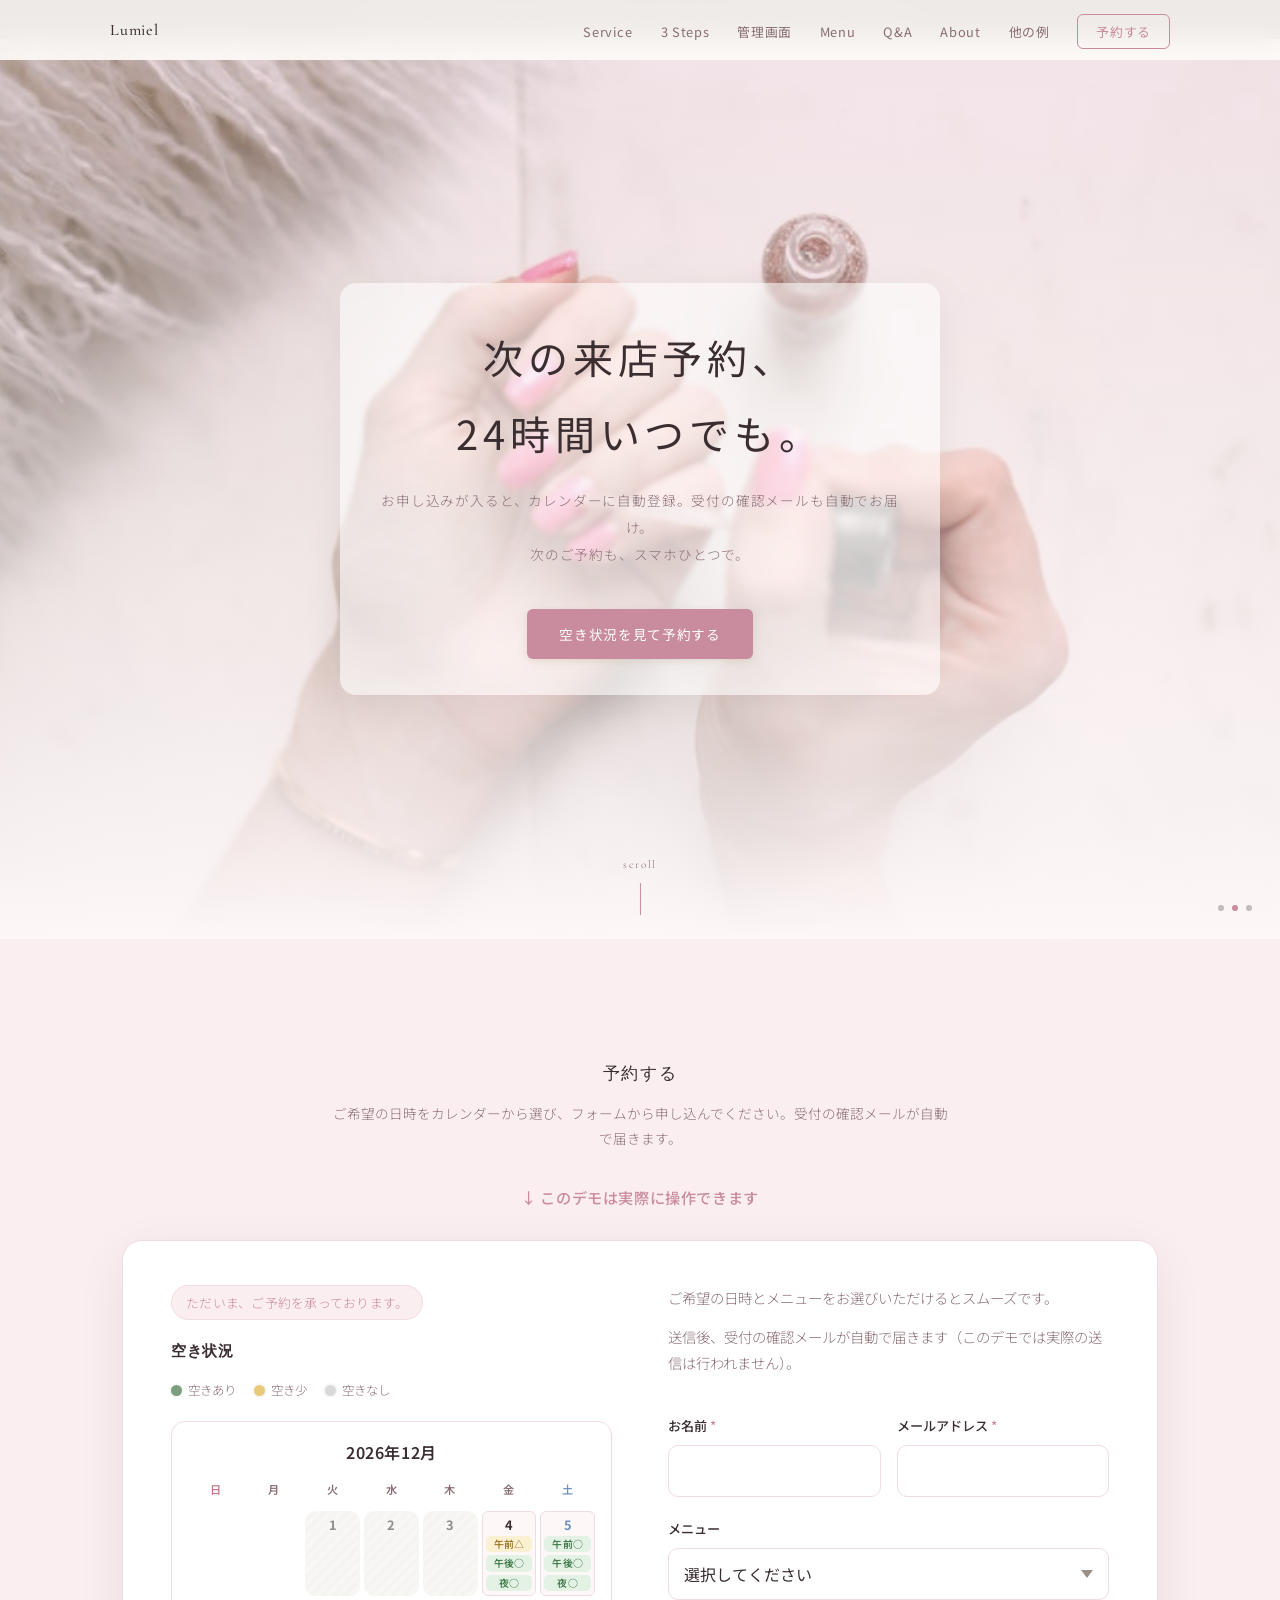
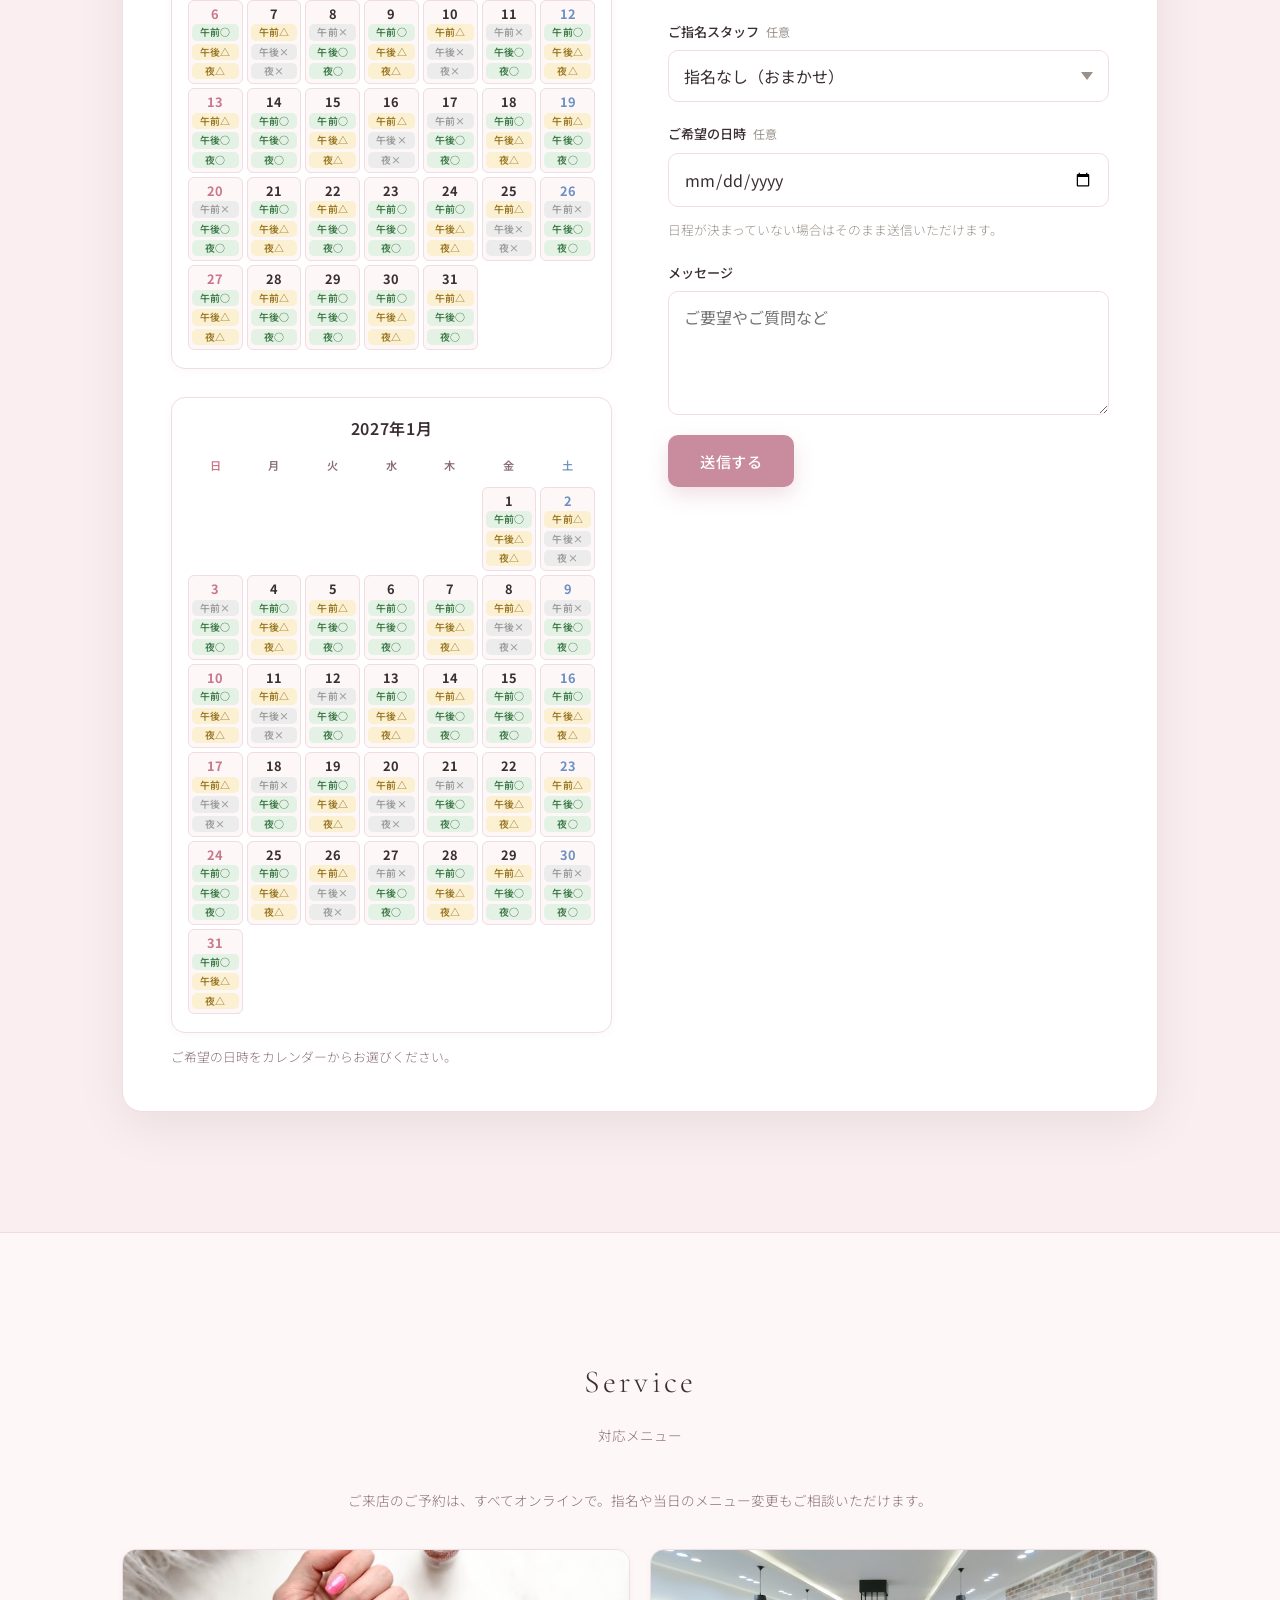
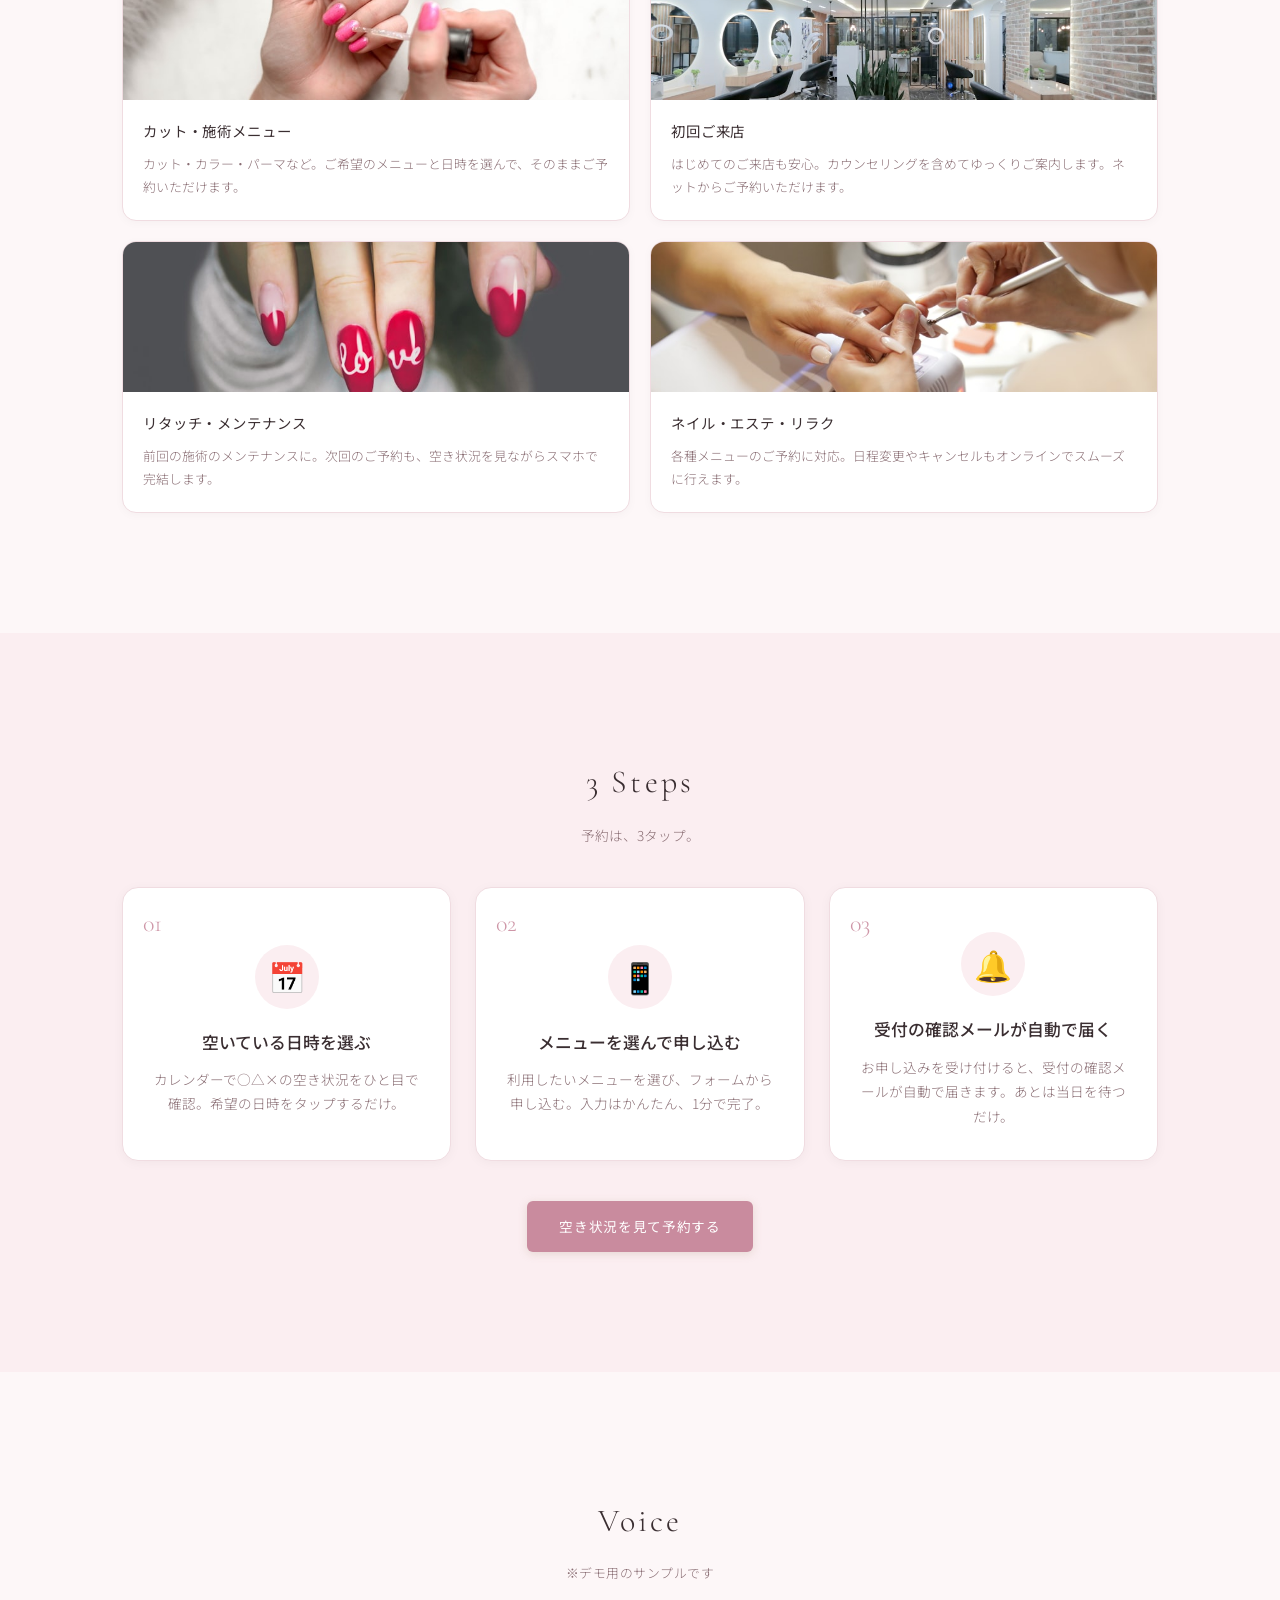
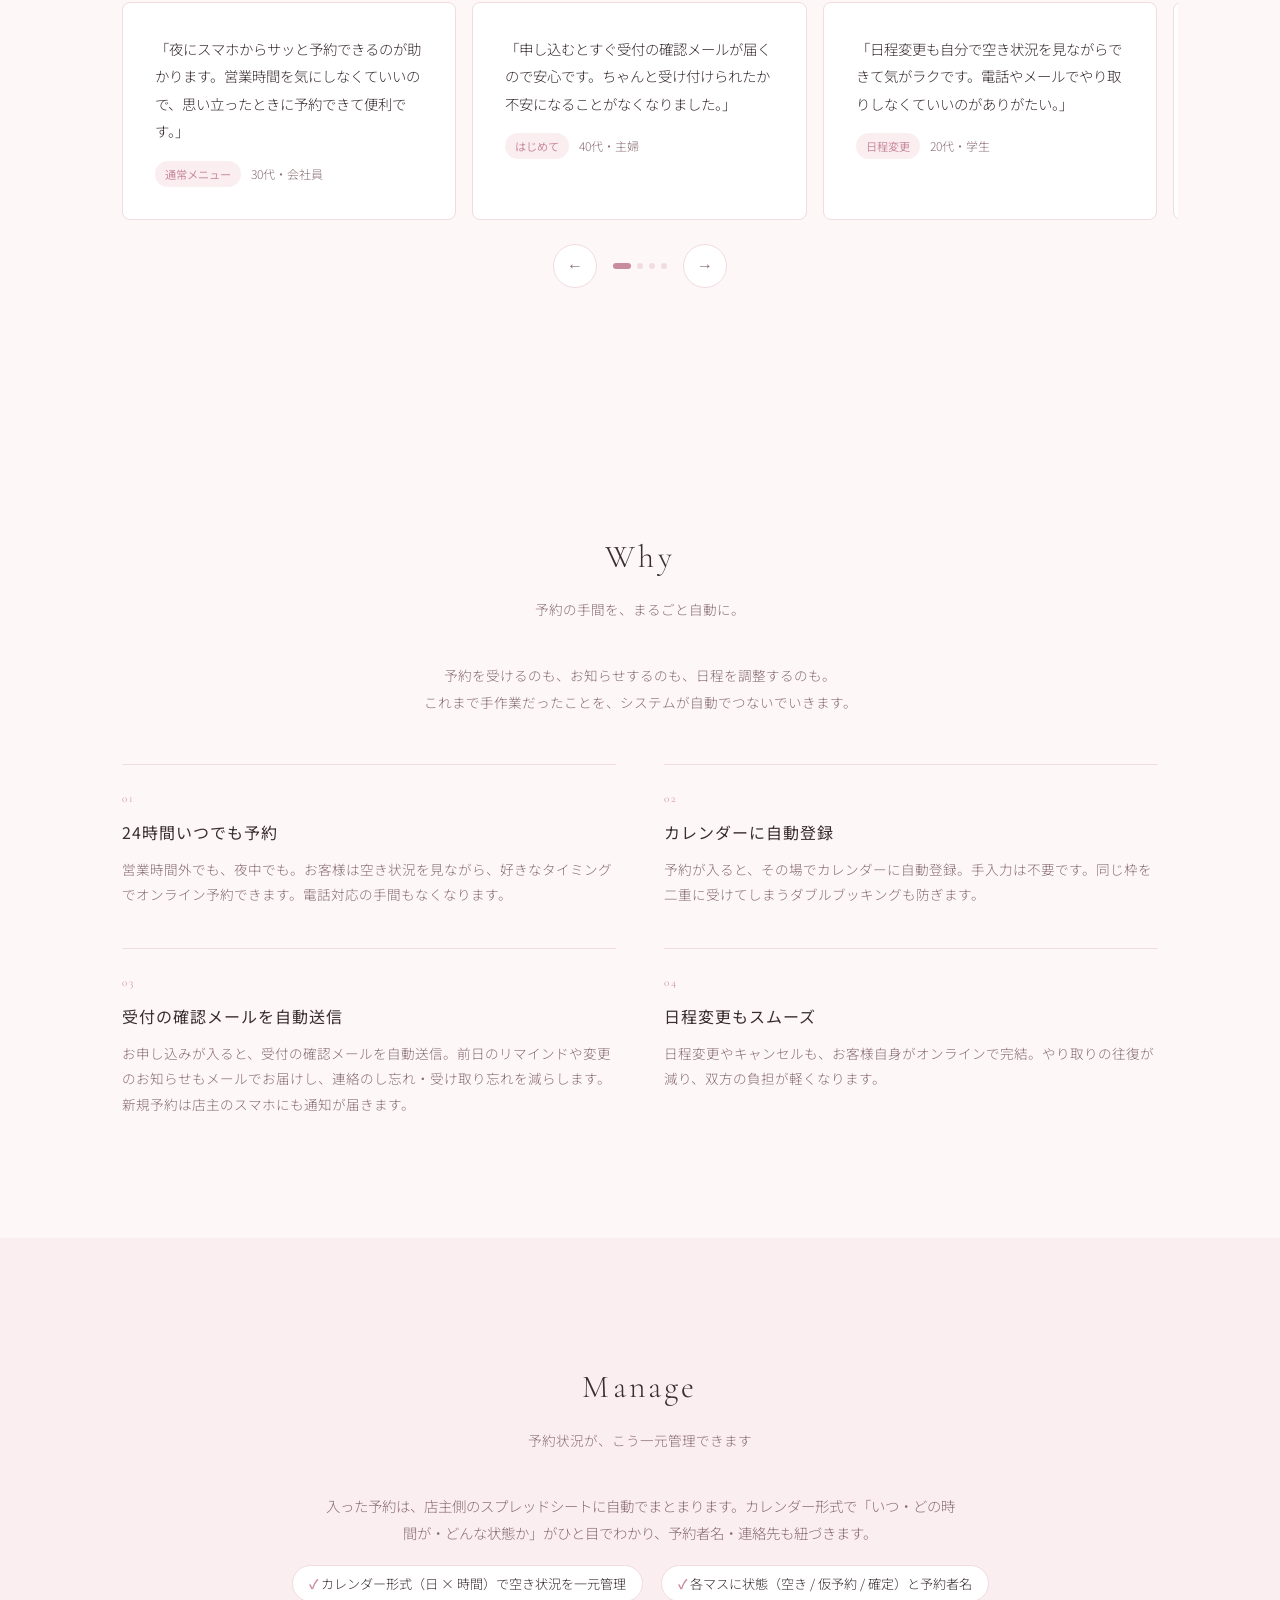
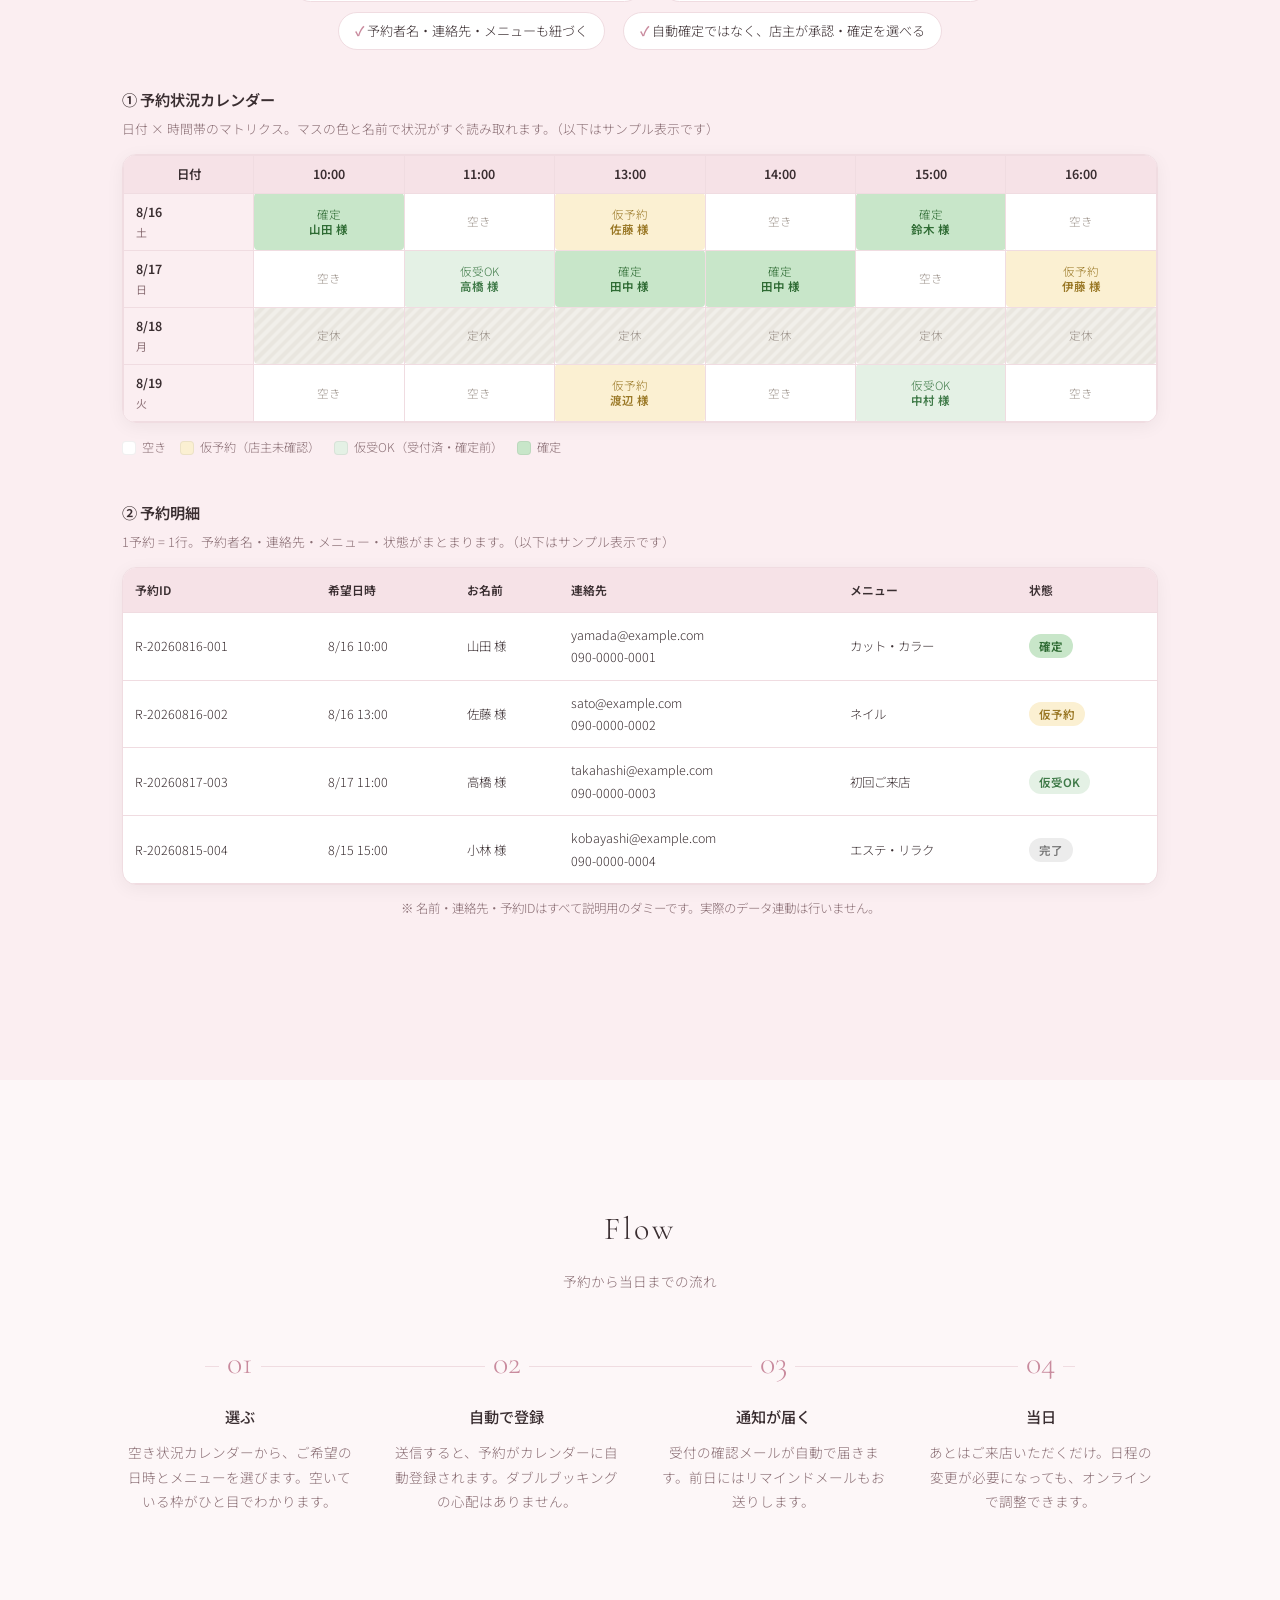
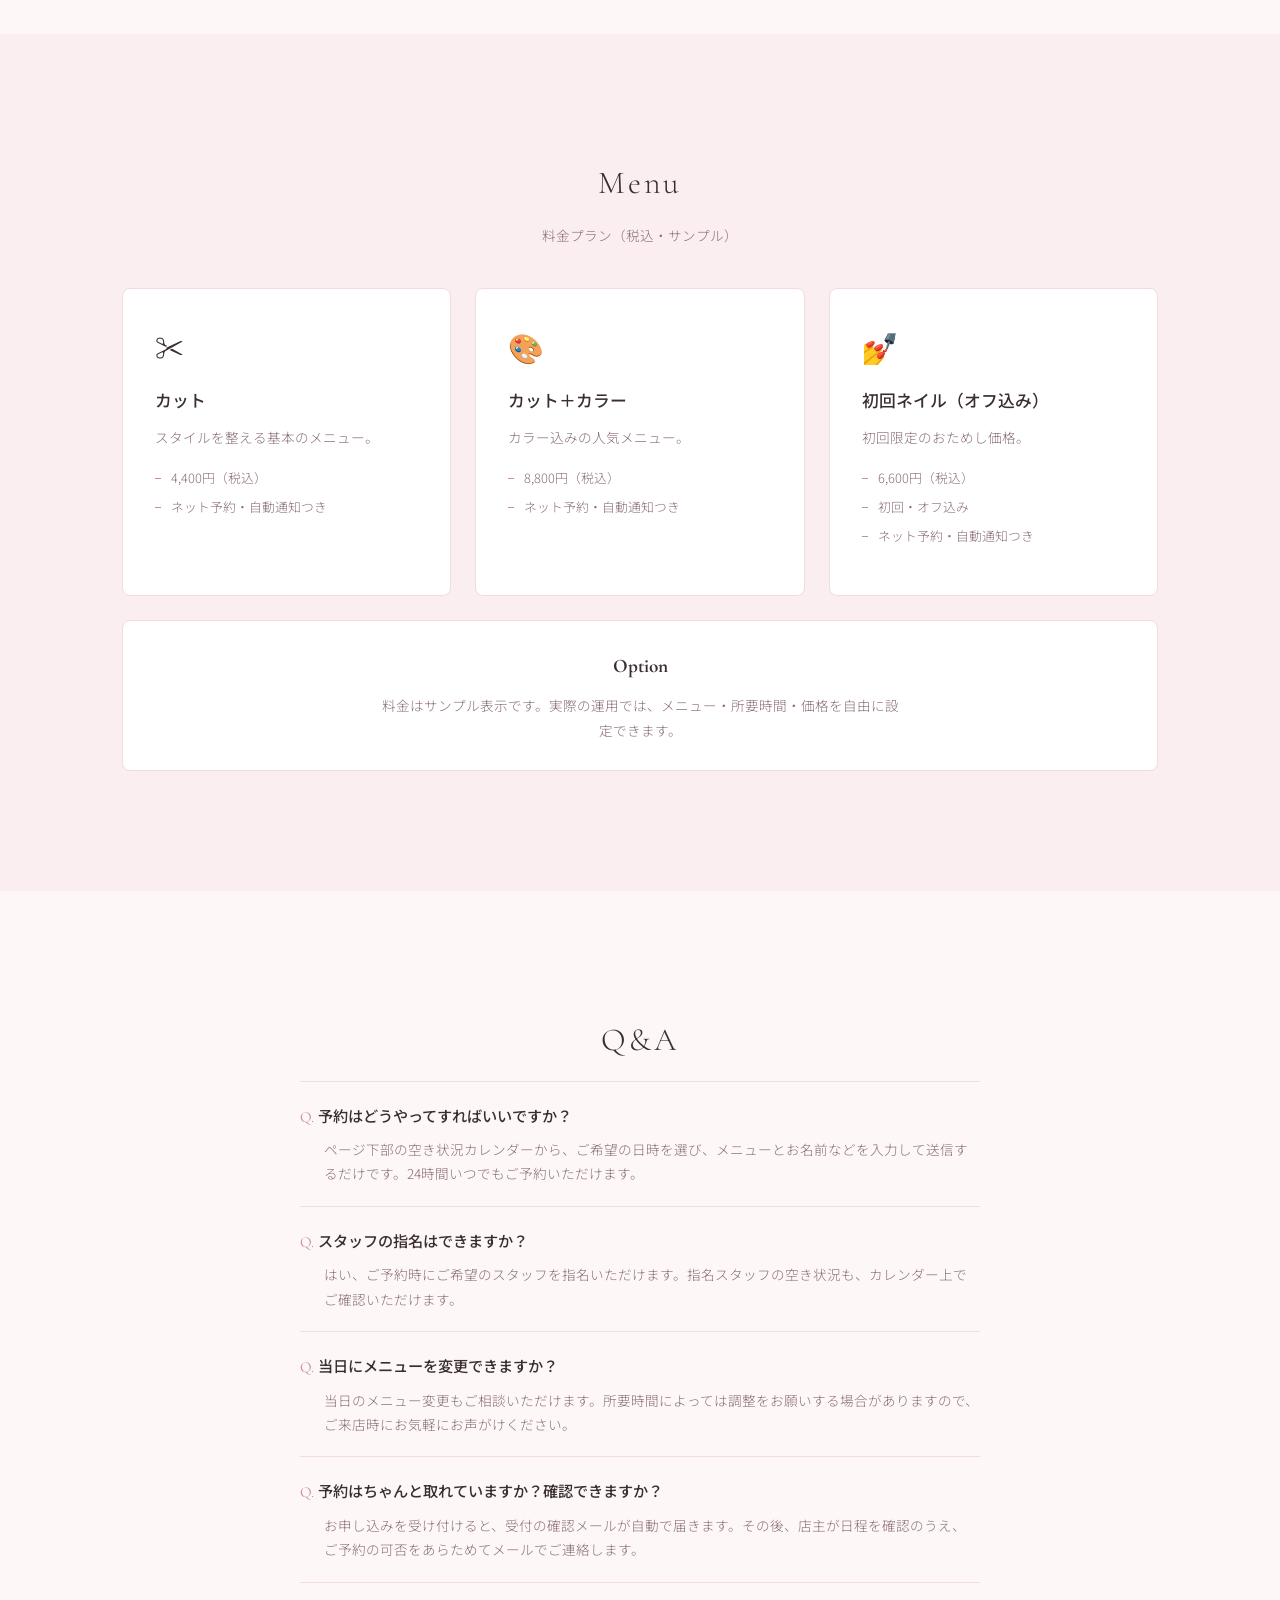
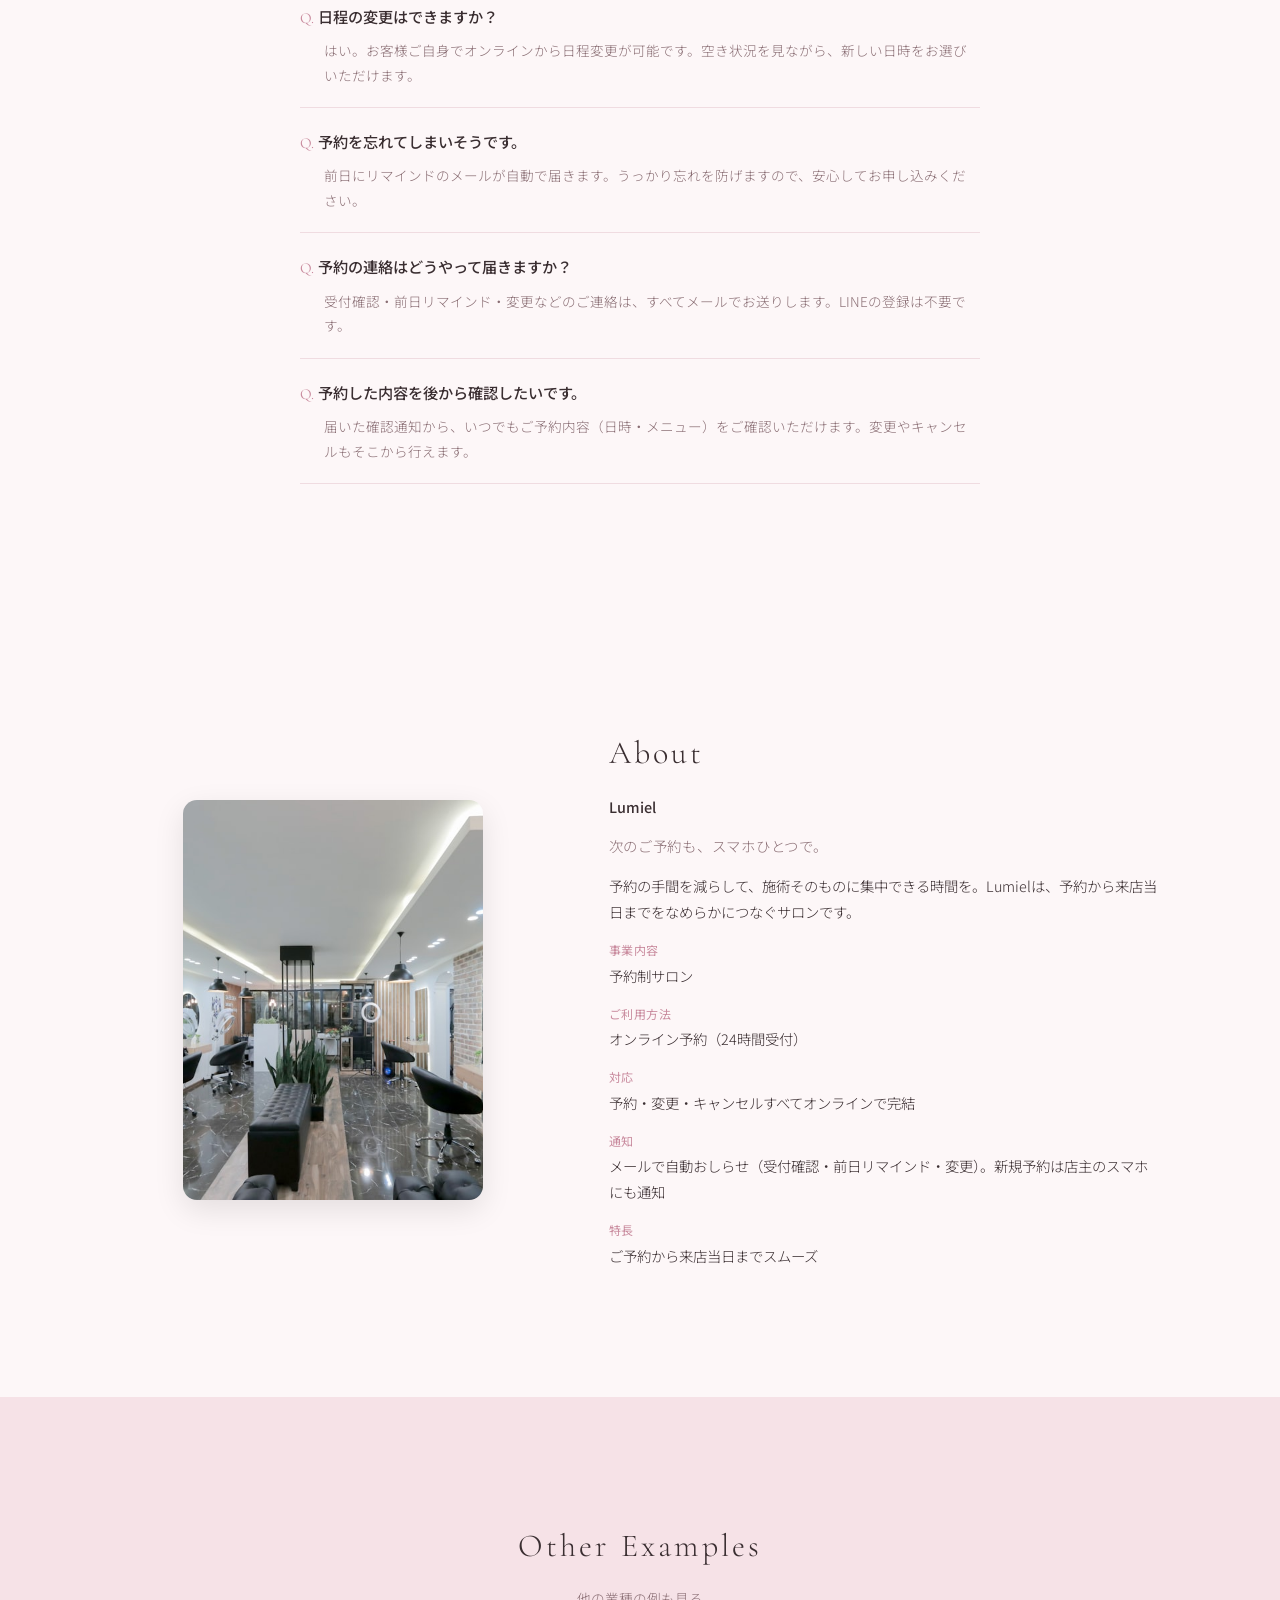
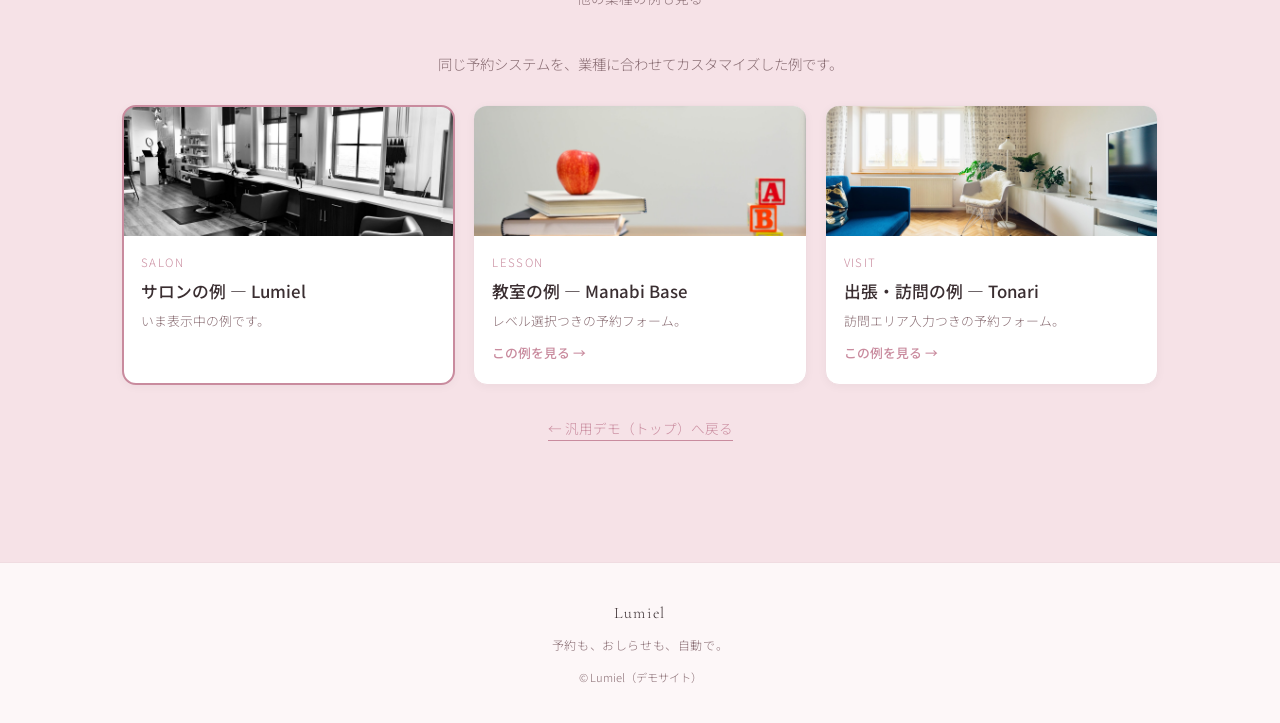
<file: salon.html>
<!DOCTYPE html>
<html lang="ja">
<head>
  <meta charset="UTF-8">
  <meta name="viewport" content="width=device-width, initial-scale=1.0">
  <title>Lumiel（ルミエル）｜サロン向け予約自動化システム デモサイト</title>
  <meta name="description" content="次のご予約も、スマホひとつで。24時間ネット予約・カレンダー自動登録・メールでの受付確認・おしらせ自動化に対応した、サロン向け予約受付・管理システムの汎用デモサイトです。">
  <meta name="robots" content="noindex, nofollow">
  <meta name="theme-color" content="#FDFBF8">
  <link rel="preconnect" href="https://fonts.googleapis.com">
  <link rel="preconnect" href="https://fonts.gstatic.com" crossorigin>
  <link href="https://fonts.googleapis.com/css2?family=Cormorant+Garamond:ital,wght@0,300;0,400;0,500;1,300&family=Noto+Sans+JP:wght@300;400;500&display=swap" rel="stylesheet">
  <link rel="stylesheet" href="style.css">
</head>
<body class="theme-salon">

  <div class="demo-banner">これはサロン向け予約システムの汎用デモサイトです（サンプル表示・送信は行われません）</div>

  <nav class="nav" id="nav">
    <div class="nav-inner">
      <a href="#" class="nav-logo">Lumiel</a>
      <button class="nav-toggle" id="navToggle" aria-label="メニューを開く" aria-expanded="false">
        <span></span><span></span><span></span>
      </button>
      <ul class="nav-links" id="navLinks">
        <li><a href="#genre">Service</a></li>
        <li><a href="#gallery">3 Steps</a></li>
        <li><a href="#manage">管理画面</a></li>
        <li><a href="#menu">Menu</a></li>
        <li><a href="#faq">Q&amp;A</a></li>
        <li><a href="#about">About</a></li>
        <li><a href="index.html">他の例</a></li>
        <li><a href="#contact" class="nav-cta">予約する</a></li>
      </ul>
    </div>
  </nav>

  <section class="hero">
    <div class="hero-slides">
      <div class="hero-slide active" role="img" aria-label="サロンの店内イメージ"></div>
      <div class="hero-slide" role="img" aria-label="施術空間のイメージ"></div>
      <div class="hero-slide" role="img" aria-label="落ち着いた空間のイメージ"></div>
    </div>
    <div class="hero-dots">
      <button class="hero-dot active" aria-label="スライド1"></button>
      <button class="hero-dot" aria-label="スライド2"></button>
      <button class="hero-dot" aria-label="スライド3"></button>
    </div>
    <div class="hero-content">
      <h1 class="hero-title">次の来店予約、<br>24時間いつでも。</h1>
      <p class="hero-sub">お申し込みが入ると、カレンダーに自動登録。受付の確認メールも自動でお届け。<br>次のご予約も、スマホひとつで。</p>
      <a href="#contact" class="hero-cta">空き状況を見て予約する</a>
    </div>
    <div class="hero-scroll">
      <span>scroll</span>
      <div class="hero-scroll-line"></div>
    </div>
  </section>

  <!-- Contact (予約セクション：ヒーロー直下に配置) -->
  <section id="contact" class="section contact" aria-label="予約">
    <div class="container">
      <h2 class="section-label center">予約する</h2>
      <p class="section-subtitle">ご希望の日時をカレンダーから選び、フォームから申し込んでください。受付の確認メールが自動で届きます。</p>
      <p class="contact-try">&darr; このデモは実際に操作できます</p>
      <div class="contact-layout">
        <div class="av-section fade-in">
          <p class="av-accepting">ただいま、ご予約を承っております。</p>
          <h3 class="av-section-title">空き状況</h3>
          <div class="av-legend">
            <span class="av-legend-item"><span class="av-dot av-open"></span>空きあり</span>
            <span class="av-legend-item"><span class="av-dot av-limited"></span>空き少</span>
            <span class="av-legend-item"><span class="av-dot av-busy"></span>空きなし</span>
          </div>
          <div id="availabilityCalendar" class="av-calendars"></div>
          <p class="av-note">ご希望の日時をカレンダーからお選びください。</p>
        </div>
      <div class="contact-inner">
        <div class="contact-info fade-in">
          <p>ご希望の日時とメニューをお選びいただけるとスムーズです。</p>
          <p class="contact-note">送信後、受付の確認メールが自動で届きます（このデモでは実際の送信は行われません）。</p>
        </div>
        <form class="contact-form fade-in" id="contactForm">
          <div class="form-row">
            <div class="form-group"><label for="name">お名前 <span class="required">*</span></label><input type="text" id="name" name="name" required autocomplete="name"></div>
            <div class="form-group"><label for="email">メールアドレス <span class="required">*</span></label><input type="email" id="email" name="email" required autocomplete="email"></div>
          </div>
          <div class="form-group">
            <label for="category">メニュー</label>
            <select id="category" name="category">
              <option value="">選択してください</option>
              <option value="cut-color">カット・カラー</option>
              <option value="perm">パーマ</option>
              <option value="nail">ネイル</option>
              <option value="esthe">エステ・リラク</option>
              <option value="first">初回ご来店</option>
              <option value="other">その他（ご相談）</option>
            </select>
          </div>
          <div class="form-group">
            <label for="staff">ご指名スタッフ <span class="optional">任意</span></label>
            <select id="staff" name="staff">
              <option value="">指名なし（おまかせ）</option>
              <option value="staff-a">スタッフ A</option>
              <option value="staff-b">スタッフ B</option>
              <option value="staff-c">スタッフ C</option>
            </select>
          </div>
          <div class="form-group">
            <label>ご希望の日時 <span class="optional">任意</span></label>
            <div class="date-slot-picker">
              <input type="date" id="preferredDatePicker" class="preferred-date-input">
              <div id="slotContainer" class="slot-container" style="display:none">
                <p class="slot-loading" id="slotLoading">空き枠を確認中...</p>
                <div id="slotButtons" class="slot-buttons"></div>
                <p class="slot-none" id="slotNone" style="display:none">この日は空きがありません。別の日をお選びいただくか、日時未定のままご相談ください。</p>
              </div>
            </div>
            <p class="form-hint">日程が決まっていない場合はそのまま送信いただけます。</p>
            <input type="hidden" id="preferredDate" name="preferredDate">
          </div>
          <div class="form-group"><label for="message">メッセージ</label><textarea id="message" name="message" rows="4" placeholder="ご要望やご質問など"></textarea></div>
          <button type="submit" class="form-submit">送信する</button>
        </form>
      </div>
      </div>
    </div>
  </section>

  <section id="genre" class="section genre-section" aria-label="対応サービス">
    <div class="container">
      <h2 class="section-label center">Service</h2>
      <p class="section-subtitle">対応メニュー</p>
      <p class="genre-lead">ご来店のご予約は、すべてオンラインで。指名や当日のメニュー変更もご相談いただけます。</p>
      <div class="genre-grid">
        <div class="genre-card fade-in">
          <img class="genre-thumb" src="images/svc-salon-2.jpg" alt="カット・施術メニューのイメージ" loading="lazy">
          <h3 class="genre-title">カット・施術メニュー</h3>
          <p class="genre-body">カット・カラー・パーマなど。ご希望のメニューと日時を選んで、そのままご予約いただけます。</p>
        </div>
        <div class="genre-card fade-in">
          <img class="genre-thumb" src="images/about-salon.jpg" alt="初回ご来店のイメージ" loading="lazy">
          <h3 class="genre-title">初回ご来店</h3>
          <p class="genre-body">はじめてのご来店も安心。カウンセリングを含めてゆっくりご案内します。ネットからご予約いただけます。</p>
        </div>
        <div class="genre-card fade-in">
          <img class="genre-thumb" src="images/svc-salon-3.jpg" alt="リタッチ・メンテナンスのイメージ" loading="lazy">
          <h3 class="genre-title">リタッチ・メンテナンス</h3>
          <p class="genre-body">前回の施術のメンテナンスに。次回のご予約も、空き状況を見ながらスマホで完結します。</p>
        </div>
        <div class="genre-card fade-in">
          <img class="genre-thumb" src="images/svc-salon-1.jpg" alt="ネイル・エステ・リラクのイメージ" loading="lazy">
          <h3 class="genre-title">ネイル・エステ・リラク</h3>
          <p class="genre-body">各種メニューのご予約に対応。日程変更やキャンセルもオンラインでスムーズに行えます。</p>
        </div>
      </div>
    </div>
  </section>

  <section id="gallery" class="section gallery" aria-label="予約の3ステップ">
    <div class="container">
      <h2 class="section-label center">3 Steps</h2>
      <p class="section-subtitle">予約は、3タップ。</p>
      <div class="steps3">
        <div class="step3-card fade-in">
          <span class="step3-num">01</span>
          <div class="step3-icon">&#128197;</div>
          <h3 class="step3-title">空いている日時を選ぶ</h3>
          <p class="step3-body">カレンダーで○△×の空き状況をひと目で確認。希望の日時をタップするだけ。</p>
        </div>
        <div class="step3-card fade-in">
          <span class="step3-num">02</span>
          <div class="step3-icon">&#128241;</div>
          <h3 class="step3-title">メニューを選んで申し込む</h3>
          <p class="step3-body">利用したいメニューを選び、フォームから申し込む。入力はかんたん、1分で完了。</p>
        </div>
        <div class="step3-card fade-in">
          <span class="step3-num">03</span>
          <div class="step3-icon">&#128276;</div>
          <h3 class="step3-title">受付の確認メールが自動で届く</h3>
          <p class="step3-body">お申し込みを受け付けると、受付の確認メールが自動で届きます。あとは当日を待つだけ。</p>
        </div>
      </div>
      <div class="gallery-cta">
        <a href="#contact" class="hero-cta">空き状況を見て予約する</a>
      </div>
    </div>
  </section>

  <section id="voice" class="section voice" aria-label="お客様の声">
    <div class="container">
      <h2 class="section-label center">Voice</h2>
      <p class="demo-note">※デモ用のサンプルです</p>
      <div class="voice-carousel" id="voiceCarousel">
        <div class="voice-track">
          <div class="voice-card fade-in">
            <p class="voice-text">「夜にスマホからサッと予約できるのが助かります。営業時間を気にしなくていいので、思い立ったときに予約できて便利です。」</p>
            <div class="voice-meta"><span class="voice-tag">通常メニュー</span><span class="voice-author">30代・会社員</span></div>
          </div>
          <div class="voice-card fade-in">
            <p class="voice-text">「申し込むとすぐ受付の確認メールが届くので安心です。ちゃんと受け付けられたか不安になることがなくなりました。」</p>
            <div class="voice-meta"><span class="voice-tag">はじめて</span><span class="voice-author">40代・主婦</span></div>
          </div>
          <div class="voice-card fade-in">
            <p class="voice-text">「日程変更も自分で空き状況を見ながらできて気がラクです。電話やメールでやり取りしなくていいのがありがたい。」</p>
            <div class="voice-meta"><span class="voice-tag">日程変更</span><span class="voice-author">20代・学生</span></div>
          </div>
          <div class="voice-card fade-in">
            <p class="voice-text">「前日にリマインドが来るのでうっかり忘れがなくなりました。通知が来ると『そうだ明日だった』と思い出せて助かります。」</p>
            <div class="voice-meta"><span class="voice-tag">リマインド</span><span class="voice-author">50代・自営業</span></div>
          </div>
        </div>
      </div>
      <div class="voice-nav">
        <button class="voice-nav-btn" id="voicePrev" aria-label="前へ">&larr;</button>
        <div class="voice-dots" id="voiceDots"></div>
        <button class="voice-nav-btn" id="voiceNext" aria-label="次へ">&rarr;</button>
      </div>
    </div>
  </section>

  <section id="why" class="section why-section" aria-label="選ばれる理由">
    <div class="container">
      <h2 class="section-label center">Why</h2>
      <p class="section-subtitle">予約の手間を、まるごと自動に。</p>
      <p class="why-lead">予約を受けるのも、お知らせするのも、日程を調整するのも。<br>これまで手作業だったことを、システムが自動でつないでいきます。</p>
      <div class="why-grid">
        <div class="why-card fade-in"><span class="why-number">01</span><h3 class="why-title">24時間いつでも予約</h3><p class="why-body">営業時間外でも、夜中でも。お客様は空き状況を見ながら、好きなタイミングでオンライン予約できます。電話対応の手間もなくなります。</p></div>
        <div class="why-card fade-in"><span class="why-number">02</span><h3 class="why-title">カレンダーに自動登録</h3><p class="why-body">予約が入ると、その場でカレンダーに自動登録。手入力は不要です。同じ枠を二重に受けてしまうダブルブッキングも防ぎます。</p></div>
        <div class="why-card fade-in"><span class="why-number">03</span><h3 class="why-title">受付の確認メールを自動送信</h3><p class="why-body">お申し込みが入ると、受付の確認メールを自動送信。前日のリマインドや変更のお知らせもメールでお届けし、連絡のし忘れ・受け取り忘れを減らします。新規予約は店主のスマホにも通知が届きます。</p></div>
        <div class="why-card fade-in"><span class="why-number">04</span><h3 class="why-title">日程変更もスムーズ</h3><p class="why-body">日程変更やキャンセルも、お客様自身がオンラインで完結。やり取りの往復が減り、双方の負担が軽くなります。</p></div>
      </div>
    </div>
  </section>

  <!-- Manage preview：予約状況が、こう一元管理できます（静的見本） -->
  <section id="manage" class="section manage" aria-label="予約管理画面の見本">
    <div class="container">
      <h2 class="section-label center">Manage</h2>
      <p class="section-subtitle">予約状況が、こう一元管理できます</p>
      <p class="manage-lead">入った予約は、店主側のスプレッドシートに自動でまとまります。カレンダー形式で「いつ・どの時間が・どんな状態か」がひと目でわかり、予約者名・連絡先も紐づきます。</p>
      <ul class="manage-points">
        <li>カレンダー形式（日 × 時間）で空き状況を一元管理</li>
        <li>各マスに状態（空き / 仮予約 / 確定）と予約者名</li>
        <li>予約者名・連絡先・メニューも紐づく</li>
        <li>自動確定ではなく、店主が承認・確定を選べる</li>
      </ul>

      <div class="manage-block fade-in">
        <p class="manage-caption">① 予約状況カレンダー</p>
        <p class="manage-sub">日付 × 時間帯のマトリクス。マスの色と名前で状況がすぐ読み取れます。（以下はサンプル表示です）</p>
        <div class="manage-scroll">
          <table class="cal-matrix">
            <thead>
              <tr><th>日付</th><th>10:00</th><th>11:00</th><th>13:00</th><th>14:00</th><th>15:00</th><th>16:00</th></tr>
            </thead>
            <tbody>
              <tr>
                <td class="cal-day">8/16<small>土</small></td>
                <td class="cell cell-fixed">確定<span class="nm">山田 様</span></td>
                <td class="cell cell-free">空き</td>
                <td class="cell cell-tmp">仮予約<span class="nm">佐藤 様</span></td>
                <td class="cell cell-free">空き</td>
                <td class="cell cell-fixed">確定<span class="nm">鈴木 様</span></td>
                <td class="cell cell-free">空き</td>
              </tr>
              <tr>
                <td class="cal-day">8/17<small>日</small></td>
                <td class="cell cell-free">空き</td>
                <td class="cell cell-okstaff">仮受OK<span class="nm">高橋 様</span></td>
                <td class="cell cell-fixed">確定<span class="nm">田中 様</span></td>
                <td class="cell cell-fixed">確定<span class="nm">田中 様</span></td>
                <td class="cell cell-free">空き</td>
                <td class="cell cell-tmp">仮予約<span class="nm">伊藤 様</span></td>
              </tr>
              <tr>
                <td class="cal-day">8/18<small>月</small></td>
                <td class="cell cell-closed">定休</td>
                <td class="cell cell-closed">定休</td>
                <td class="cell cell-closed">定休</td>
                <td class="cell cell-closed">定休</td>
                <td class="cell cell-closed">定休</td>
                <td class="cell cell-closed">定休</td>
              </tr>
              <tr>
                <td class="cal-day">8/19<small>火</small></td>
                <td class="cell cell-free">空き</td>
                <td class="cell cell-free">空き</td>
                <td class="cell cell-tmp">仮予約<span class="nm">渡辺 様</span></td>
                <td class="cell cell-free">空き</td>
                <td class="cell cell-okstaff">仮受OK<span class="nm">中村 様</span></td>
                <td class="cell cell-free">空き</td>
              </tr>
            </tbody>
          </table>
        </div>
        <div class="manage-legend">
          <span><i class="lg-sw lg-free"></i>空き</span>
          <span><i class="lg-sw lg-tmp"></i>仮予約（店主未確認）</span>
          <span><i class="lg-sw lg-ok"></i>仮受OK（受付済・確定前）</span>
          <span><i class="lg-sw lg-fixed"></i>確定</span>
        </div>
      </div>

      <div class="manage-block fade-in">
        <p class="manage-caption">② 予約明細</p>
        <p class="manage-sub">1予約 = 1行。予約者名・連絡先・メニュー・状態がまとまります。（以下はサンプル表示です）</p>
        <div class="manage-scroll">
          <table class="detail-table">
            <thead>
              <tr><th>予約ID</th><th>希望日時</th><th>お名前</th><th>連絡先</th><th>メニュー</th><th>状態</th></tr>
            </thead>
            <tbody>
              <tr>
                <td>R-20260816-001</td><td>8/16 10:00</td><td>山田 様</td>
                <td>yamada@example.com<br>090-0000-0001</td><td>カット・カラー</td>
                <td><span class="st st-fixed">確定</span></td>
              </tr>
              <tr>
                <td>R-20260816-002</td><td>8/16 13:00</td><td>佐藤 様</td>
                <td>sato@example.com<br>090-0000-0002</td><td>ネイル</td>
                <td><span class="st st-tmp">仮予約</span></td>
              </tr>
              <tr>
                <td>R-20260817-003</td><td>8/17 11:00</td><td>高橋 様</td>
                <td>takahashi@example.com<br>090-0000-0003</td><td>初回ご来店</td>
                <td><span class="st st-ok">仮受OK</span></td>
              </tr>
              <tr>
                <td>R-20260815-004</td><td>8/15 15:00</td><td>小林 様</td>
                <td>kobayashi@example.com<br>090-0000-0004</td><td>エステ・リラク</td>
                <td><span class="st st-done">完了</span></td>
              </tr>
            </tbody>
          </table>
        </div>
        <p class="manage-note">※ 名前・連絡先・予約IDはすべて説明用のダミーです。実際のデータ連動は行いません。</p>
      </div>
    </div>
  </section>

  <section id="flow" class="section flow" aria-label="予約の流れ">
    <div class="container">
      <h2 class="section-label center">Flow</h2>
      <p class="section-subtitle">予約から当日までの流れ</p>
      <div class="flow-steps">
        <div class="flow-step fade-in"><div class="flow-number">01</div><h3 class="flow-step-title">選ぶ</h3><p class="flow-step-desc">空き状況カレンダーから、ご希望の日時とメニューを選びます。空いている枠がひと目でわかります。</p></div>
        <div class="flow-step fade-in"><div class="flow-number">02</div><h3 class="flow-step-title">自動で登録</h3><p class="flow-step-desc">送信すると、予約がカレンダーに自動登録されます。ダブルブッキングの心配はありません。</p></div>
        <div class="flow-step fade-in"><div class="flow-number">03</div><h3 class="flow-step-title">通知が届く</h3><p class="flow-step-desc">受付の確認メールが自動で届きます。前日にはリマインドメールもお送りします。</p></div>
        <div class="flow-step fade-in"><div class="flow-number">04</div><h3 class="flow-step-title">当日</h3><p class="flow-step-desc">あとはご来店いただくだけ。日程の変更が必要になっても、オンラインで調整できます。</p></div>
      </div>
    </div>
  </section>

  <section id="menu" class="section menu-section" aria-label="メニューと料金">
    <div class="container">
      <h2 class="section-label center">Menu</h2>
      <p class="section-subtitle">料金プラン（税込・サンプル）</p>
      <div class="menu-grid">
        <div class="menu-card fade-in">
          <div class="menu-icon">&#9986;&#65039;</div>
          <h3 class="menu-name">カット</h3>
          <p class="menu-desc">スタイルを整える基本のメニュー。</p>
          <ul class="menu-details"><li>4,400円（税込）</li><li>ネット予約・自動通知つき</li></ul>
        </div>
        <div class="menu-card fade-in">
          <div class="menu-icon">&#127912;</div>
          <h3 class="menu-name">カット＋カラー</h3>
          <p class="menu-desc">カラー込みの人気メニュー。</p>
          <ul class="menu-details"><li>8,800円（税込）</li><li>ネット予約・自動通知つき</li></ul>
        </div>
        <div class="menu-card fade-in">
          <div class="menu-icon">&#128133;</div>
          <h3 class="menu-name">初回ネイル（オフ込み）</h3>
          <p class="menu-desc">初回限定のおためし価格。</p>
          <ul class="menu-details"><li>6,600円（税込）</li><li>初回・オフ込み</li><li>ネット予約・自動通知つき</li></ul>
        </div>
      </div>
      <div class="menu-option fade-in">
        <h3 class="menu-option-title">Option</h3>
        <p>料金はサンプル表示です。実際の運用では、メニュー・所要時間・価格を自由に設定できます。</p>
      </div>
    </div>
  </section>

  <section id="faq" class="section faq-section" aria-label="よくある質問">
    <div class="container">
      <h2 class="section-label center">Q&amp;A</h2>
      <div class="faq-list">
        <div class="faq-item fade-in"><h3 class="faq-question">予約はどうやってすればいいですか？</h3><p class="faq-answer">ページ下部の空き状況カレンダーから、ご希望の日時を選び、メニューとお名前などを入力して送信するだけです。24時間いつでもご予約いただけます。</p></div>
        <div class="faq-item fade-in"><h3 class="faq-question">スタッフの指名はできますか？</h3><p class="faq-answer">はい、ご予約時にご希望のスタッフを指名いただけます。指名スタッフの空き状況も、カレンダー上でご確認いただけます。</p></div>
        <div class="faq-item fade-in"><h3 class="faq-question">当日にメニューを変更できますか？</h3><p class="faq-answer">当日のメニュー変更もご相談いただけます。所要時間によっては調整をお願いする場合がありますので、ご来店時にお気軽にお声がけください。</p></div>
        <div class="faq-item fade-in"><h3 class="faq-question">予約はちゃんと取れていますか？確認できますか？</h3><p class="faq-answer">お申し込みを受け付けると、受付の確認メールが自動で届きます。その後、店主が日程を確認のうえ、ご予約の可否をあらためてメールでご連絡します。</p></div>
        <div class="faq-item fade-in"><h3 class="faq-question">日程の変更はできますか？</h3><p class="faq-answer">はい。お客様ご自身でオンラインから日程変更が可能です。空き状況を見ながら、新しい日時をお選びいただけます。</p></div>
        <div class="faq-item fade-in"><h3 class="faq-question">予約を忘れてしまいそうです。</h3><p class="faq-answer">前日にリマインドのメールが自動で届きます。うっかり忘れを防げますので、安心してお申し込みください。</p></div>
        <div class="faq-item fade-in"><h3 class="faq-question">予約の連絡はどうやって届きますか？</h3><p class="faq-answer">受付確認・前日リマインド・変更などのご連絡は、すべてメールでお送りします。LINEの登録は不要です。</p></div>
        <div class="faq-item fade-in"><h3 class="faq-question">予約した内容を後から確認したいです。</h3><p class="faq-answer">届いた確認通知から、いつでもご予約内容（日時・メニュー）をご確認いただけます。変更やキャンセルもそこから行えます。</p></div>
      </div>
    </div>
  </section>

  <section id="about" class="section about" aria-label="このサロンについて">
    <div class="container">
      <div class="about-grid">
        <div class="about-image fade-in"><img src="images/about-salon.jpg" alt="サロンの雰囲気イメージ" loading="lazy"></div>
        <div class="about-text fade-in">
          <h2 class="section-label">About</h2>
          <p class="about-name">Lumiel</p>
          <p class="about-lead">次のご予約も、スマホひとつで。</p>
          <p class="about-summary">予約の手間を減らして、施術そのものに集中できる時間を。Lumielは、予約から来店当日までをなめらかにつなぐサロンです。</p>
          <div class="about-profile-list">
            <dl class="about-dl">
              <dt>事業内容</dt><dd>予約制サロン</dd>
              <dt>ご利用方法</dt><dd>オンライン予約（24時間受付）</dd>
              <dt>対応</dt><dd>予約・変更・キャンセルすべてオンラインで完結</dd>
              <dt>通知</dt><dd>メールで自動おしらせ（受付確認・前日リマインド・変更）。新規予約は店主のスマホにも通知</dd>
              <dt>特長</dt><dd>ご予約から来店当日までスムーズ</dd>
            </dl>
          </div>
        </div>
      </div>
    </div>
  </section>

  <!-- Variants / 他の業種例・トップへ（回遊導線） -->
  <section id="variants" class="section variants" aria-label="他の業種のデモ例">
    <div class="container">
      <h2 class="section-label center">Other Examples</h2>
      <p class="section-subtitle">他の業種の例も見る</p>
      <p class="variants-lead">同じ予約システムを、業種に合わせてカスタマイズした例です。</p>
      <div class="variants-grid">
        <a class="variant-card is-current" href="salon.html">
          <img class="variant-thumb" src="images/hero-salon.jpg" alt="サロンの例" loading="lazy">
          <div class="variant-body">
            <span class="variant-kind">Salon</span>
            <p class="variant-name">サロンの例 — Lumiel</p>
            <p class="variant-desc">いま表示中の例です。</p>
          </div>
        </a>
        <a class="variant-card" href="lesson.html">
          <img class="variant-thumb" src="images/hero-lesson.jpg" alt="教室の例" loading="lazy">
          <div class="variant-body">
            <span class="variant-kind">Lesson</span>
            <p class="variant-name">教室の例 — Manabi Base</p>
            <p class="variant-desc">レベル選択つきの予約フォーム。</p>
            <span class="variant-go">この例を見る &rarr;</span>
          </div>
        </a>
        <a class="variant-card" href="visit.html">
          <img class="variant-thumb" src="images/hero-visit.jpg" alt="出張・訪問の例" loading="lazy">
          <div class="variant-body">
            <span class="variant-kind">Visit</span>
            <p class="variant-name">出張・訪問の例 — Tonari</p>
            <p class="variant-desc">訪問エリア入力つきの予約フォーム。</p>
            <span class="variant-go">この例を見る &rarr;</span>
          </div>
        </a>
      </div>
      <p class="back-top"><a href="index.html">&larr; 汎用デモ（トップ）へ戻る</a></p>
    </div>
  </section>

  <footer class="footer">
    <div class="container">
      <p class="footer-logo">Lumiel</p>
      <p class="footer-tagline">予約も、おしらせも、自動で。</p>
      <p class="footer-copy">&copy; Lumiel（デモサイト）</p>
    </div>
  </footer>

  <div class="mobile-cta" id="mobileCta">
    <a href="#contact" class="mobile-cta-btn">空き状況を見て予約する</a>
  </div>

  <script src="script.js"></script>
</body>
</html>
</file>
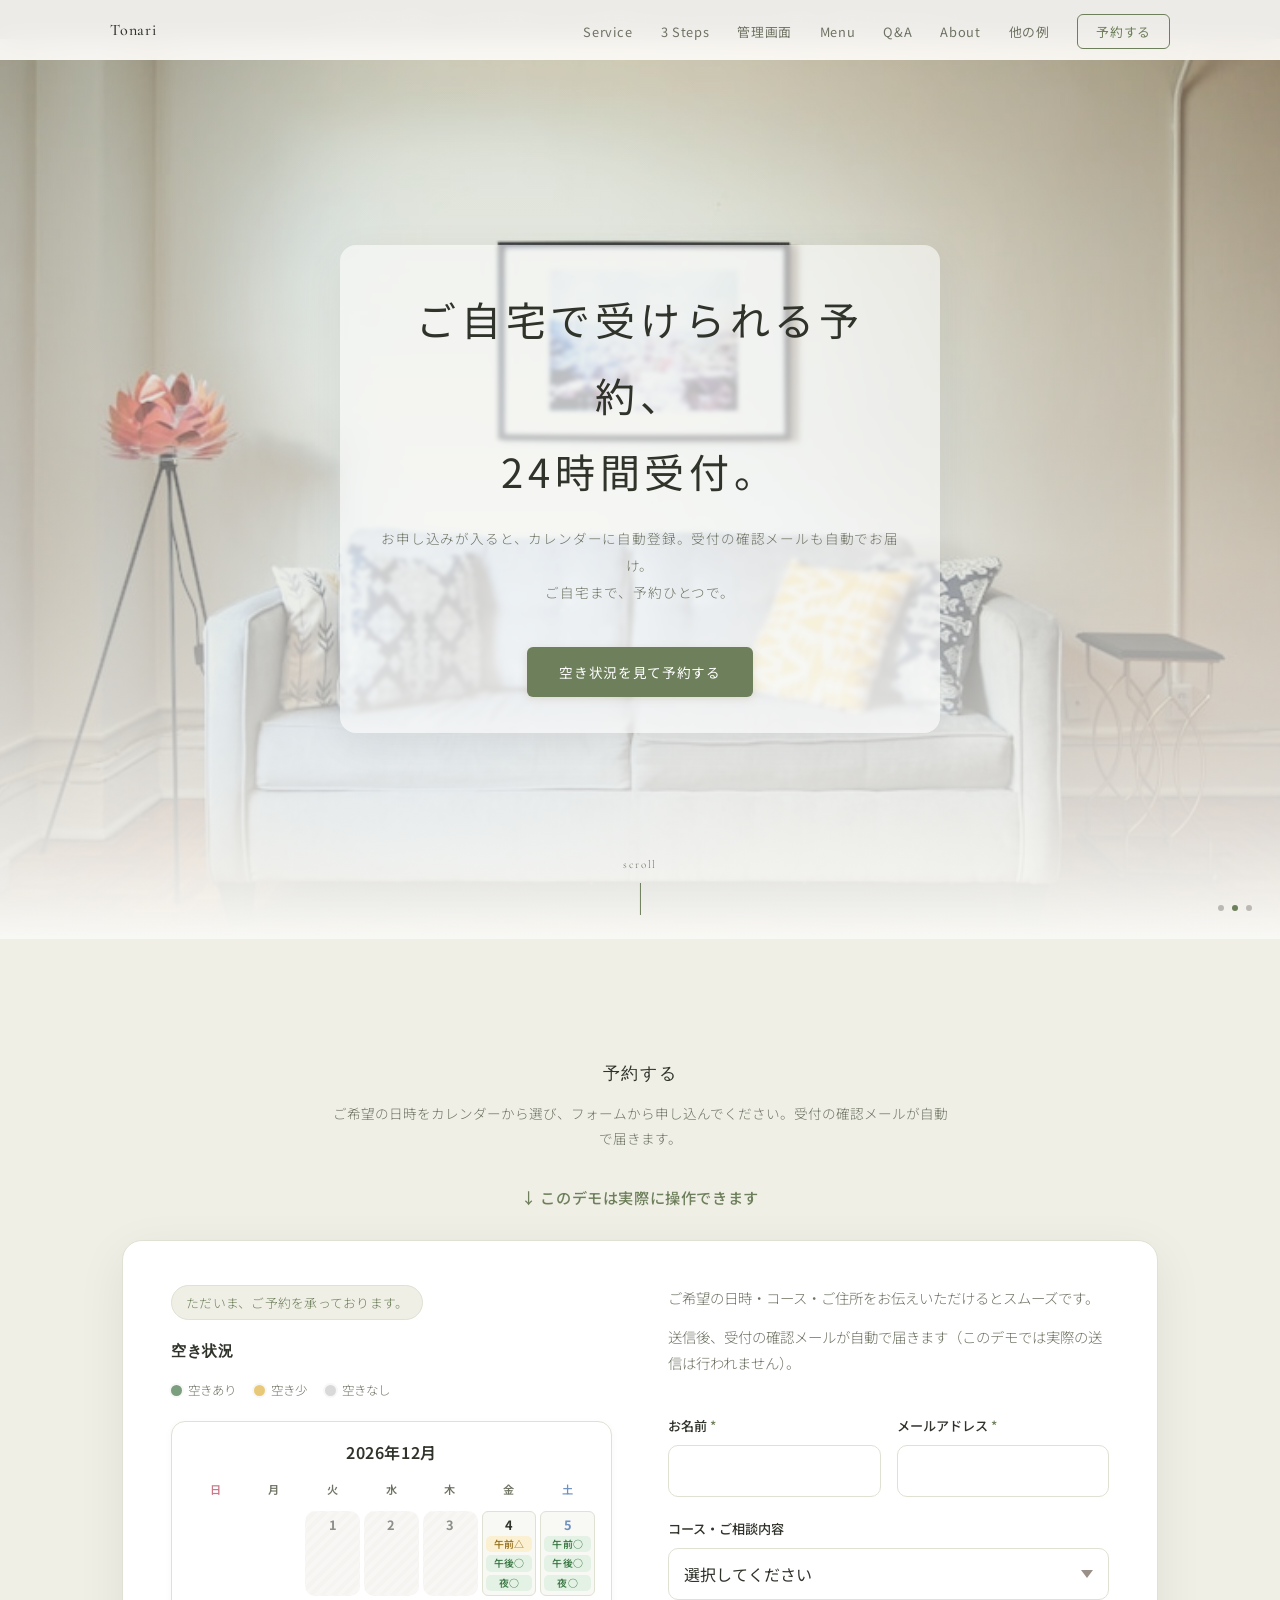
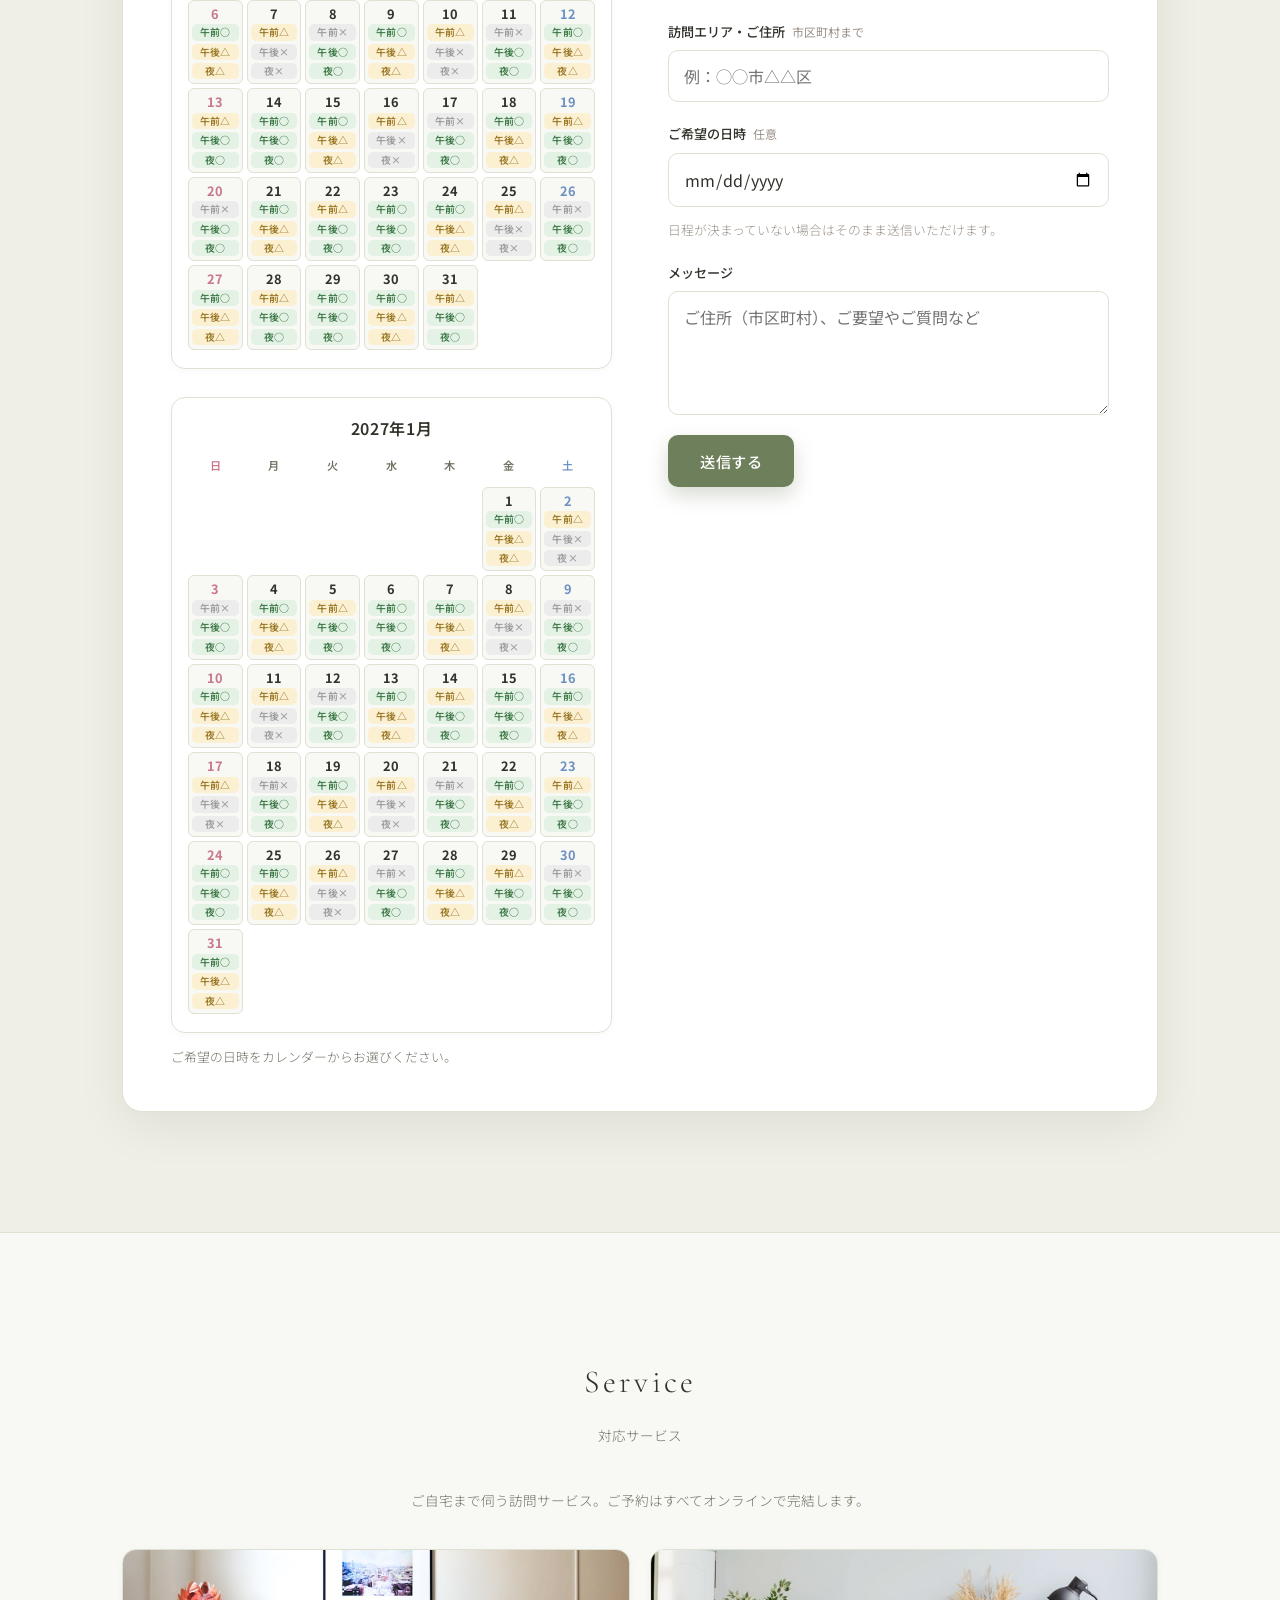
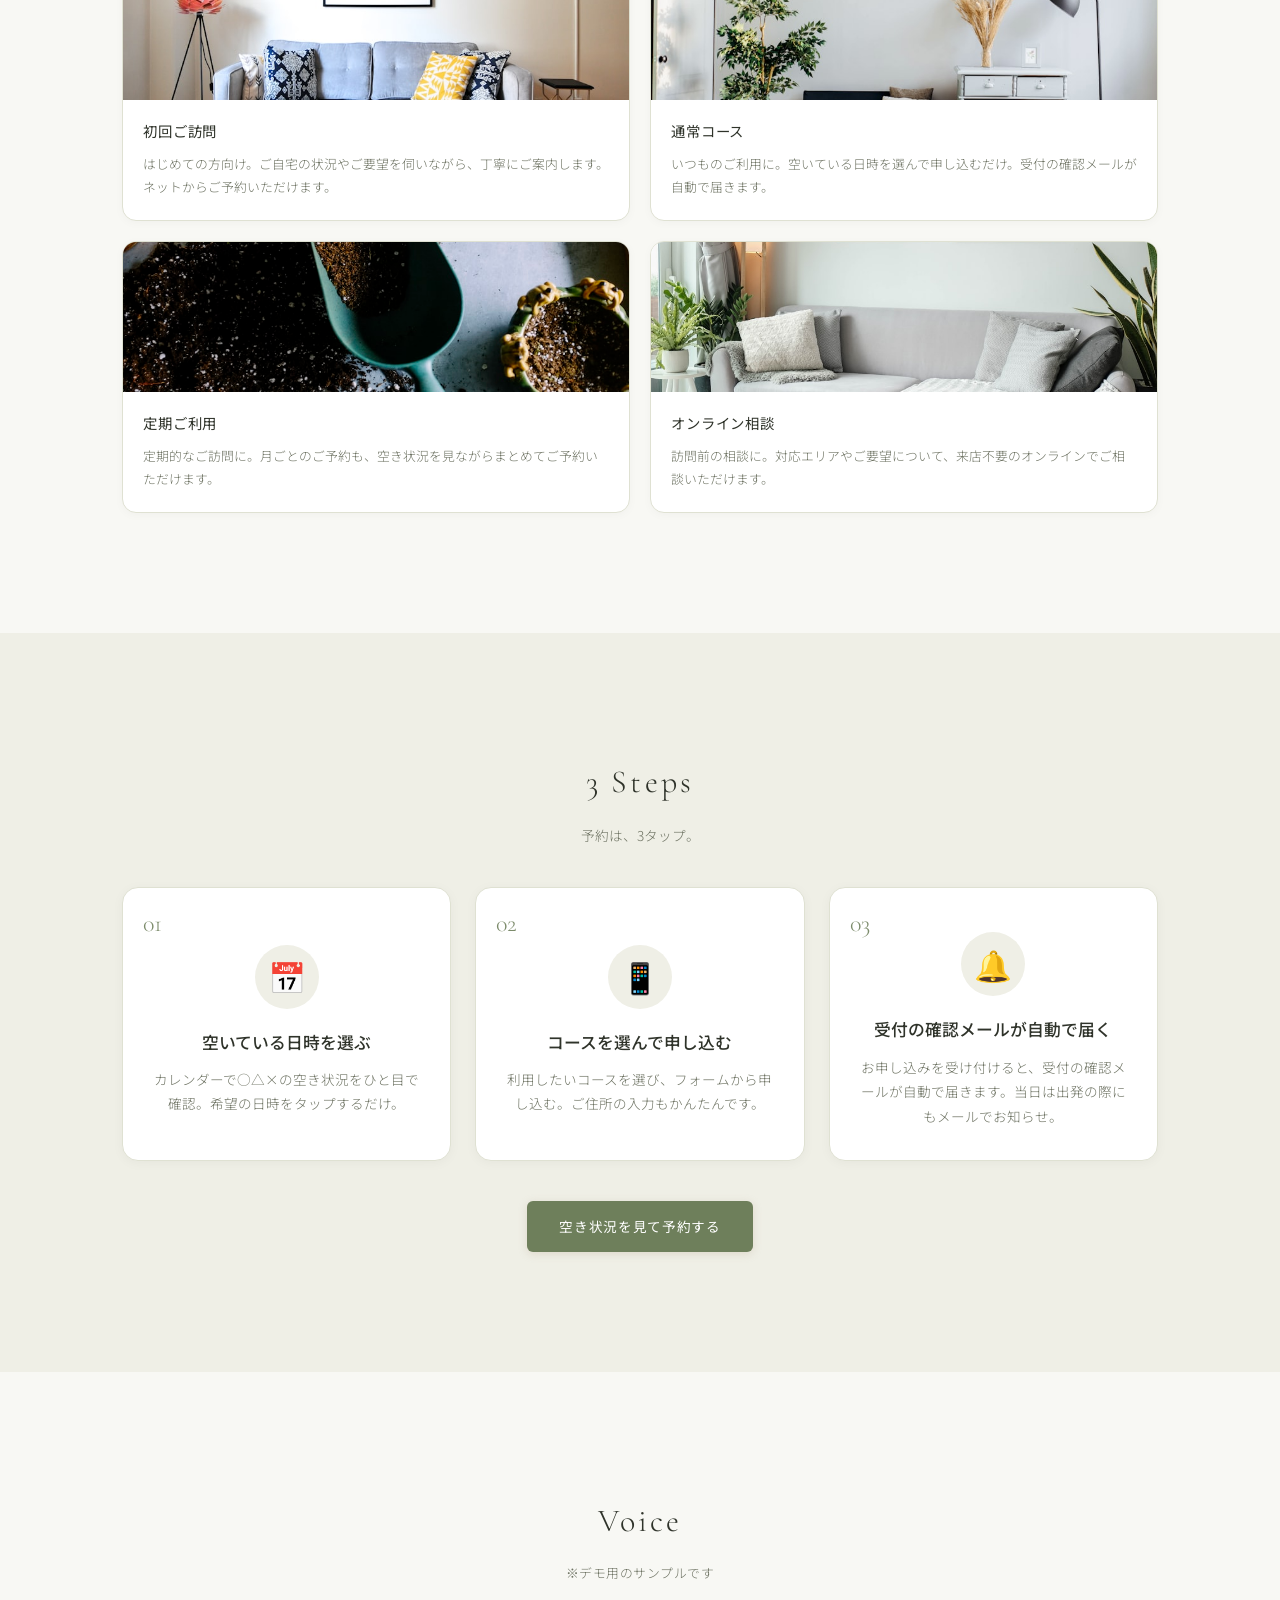
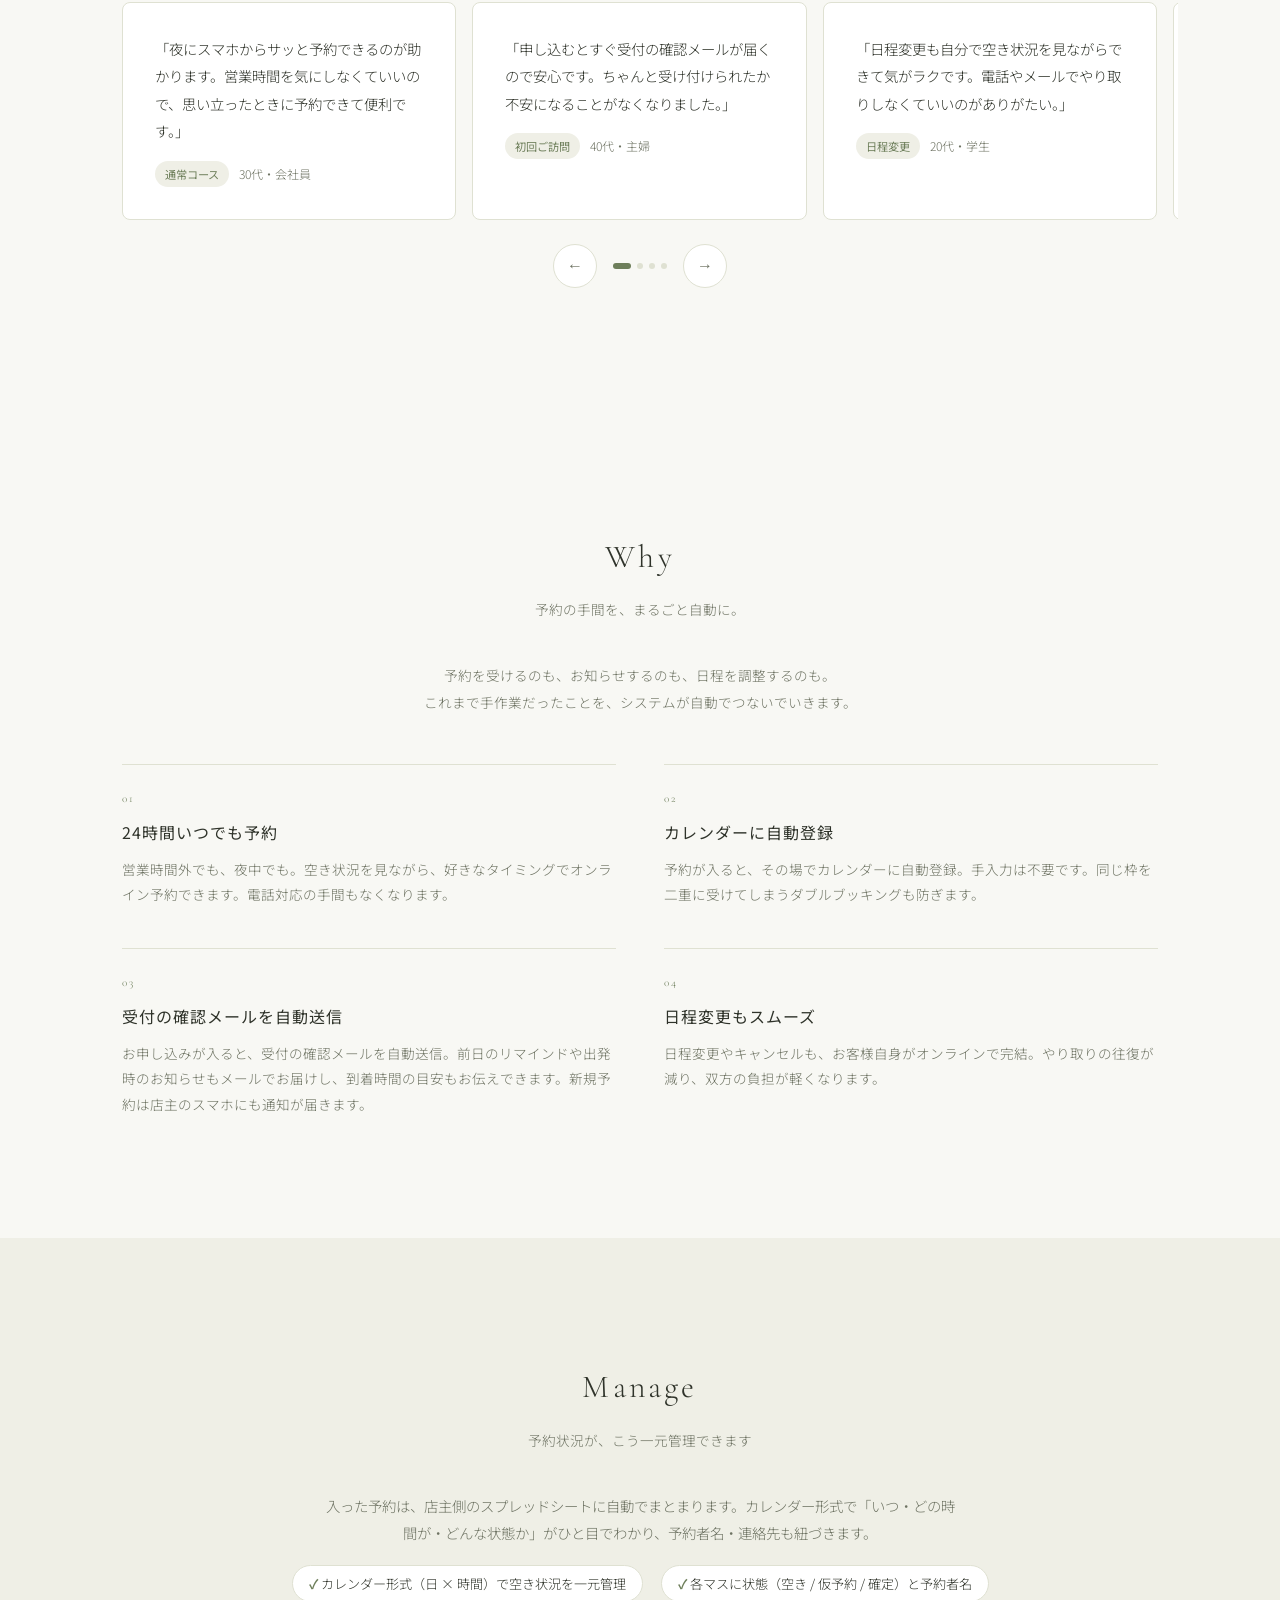
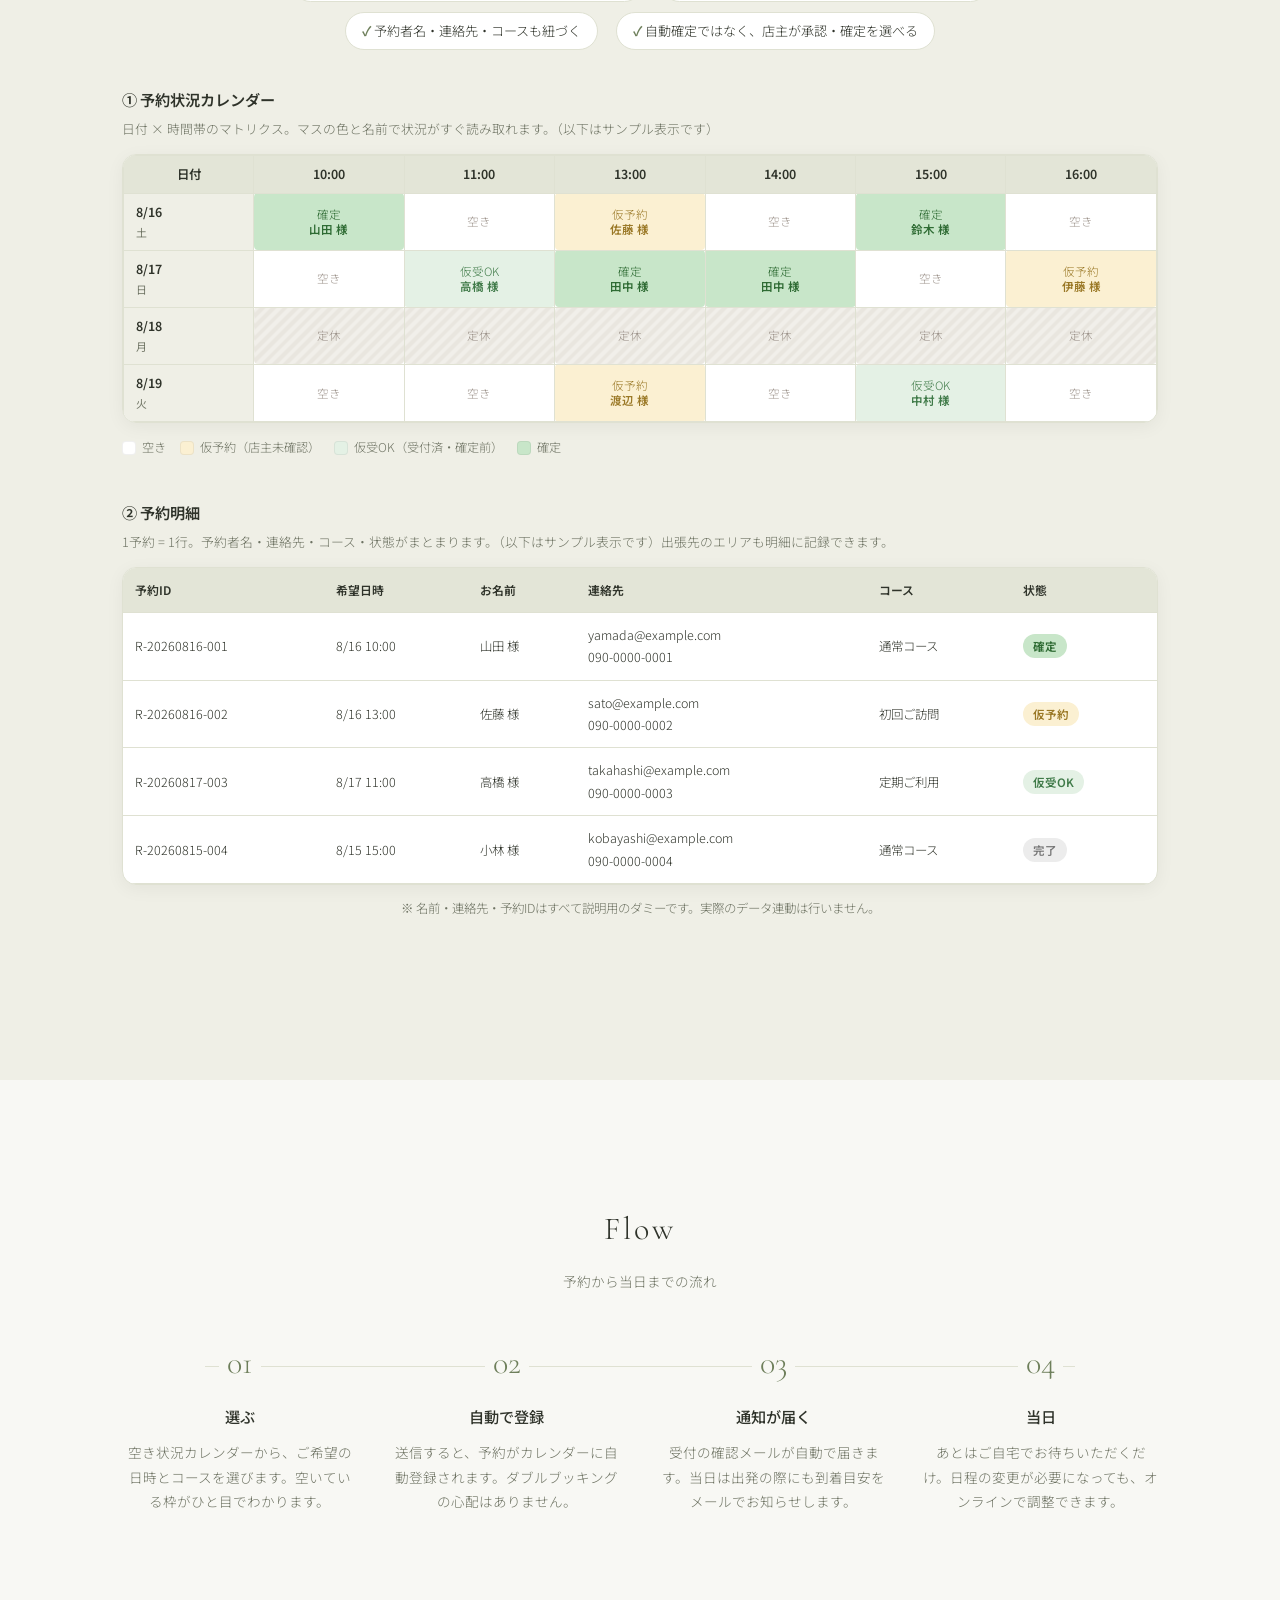
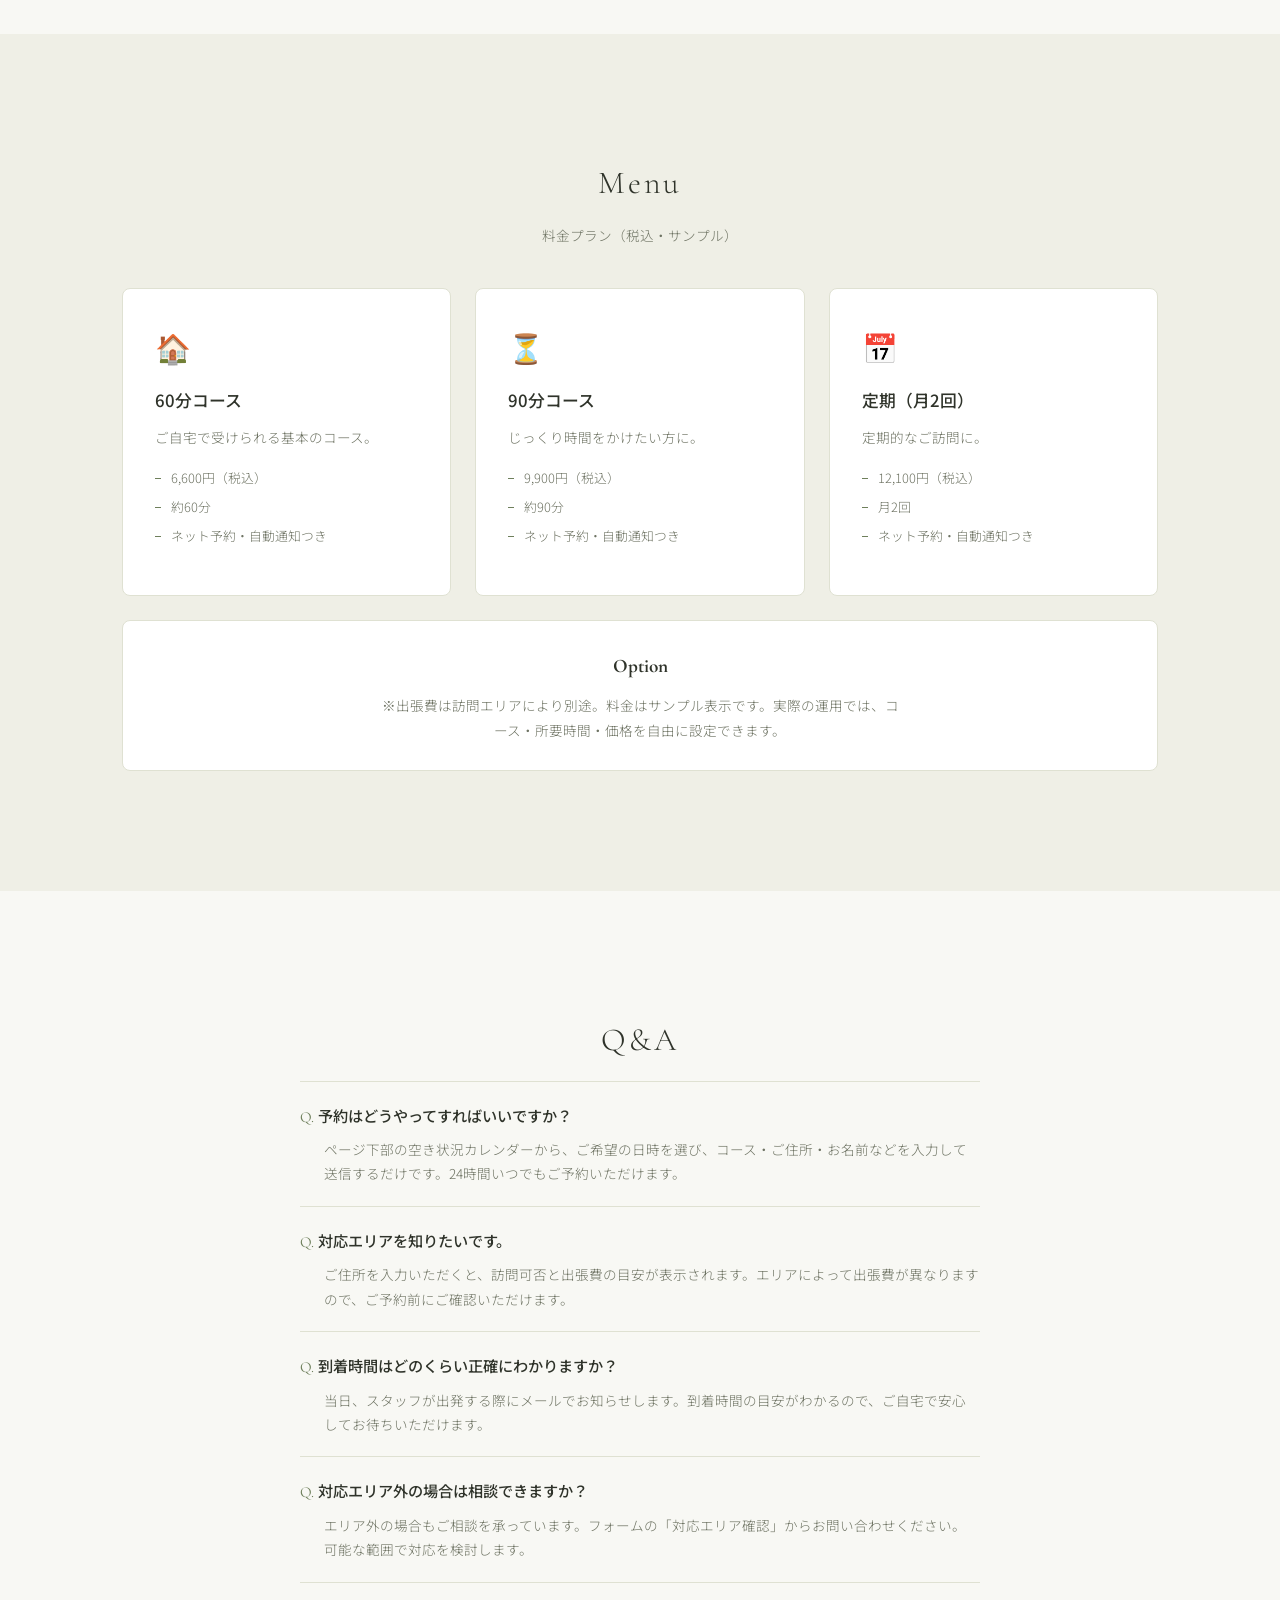
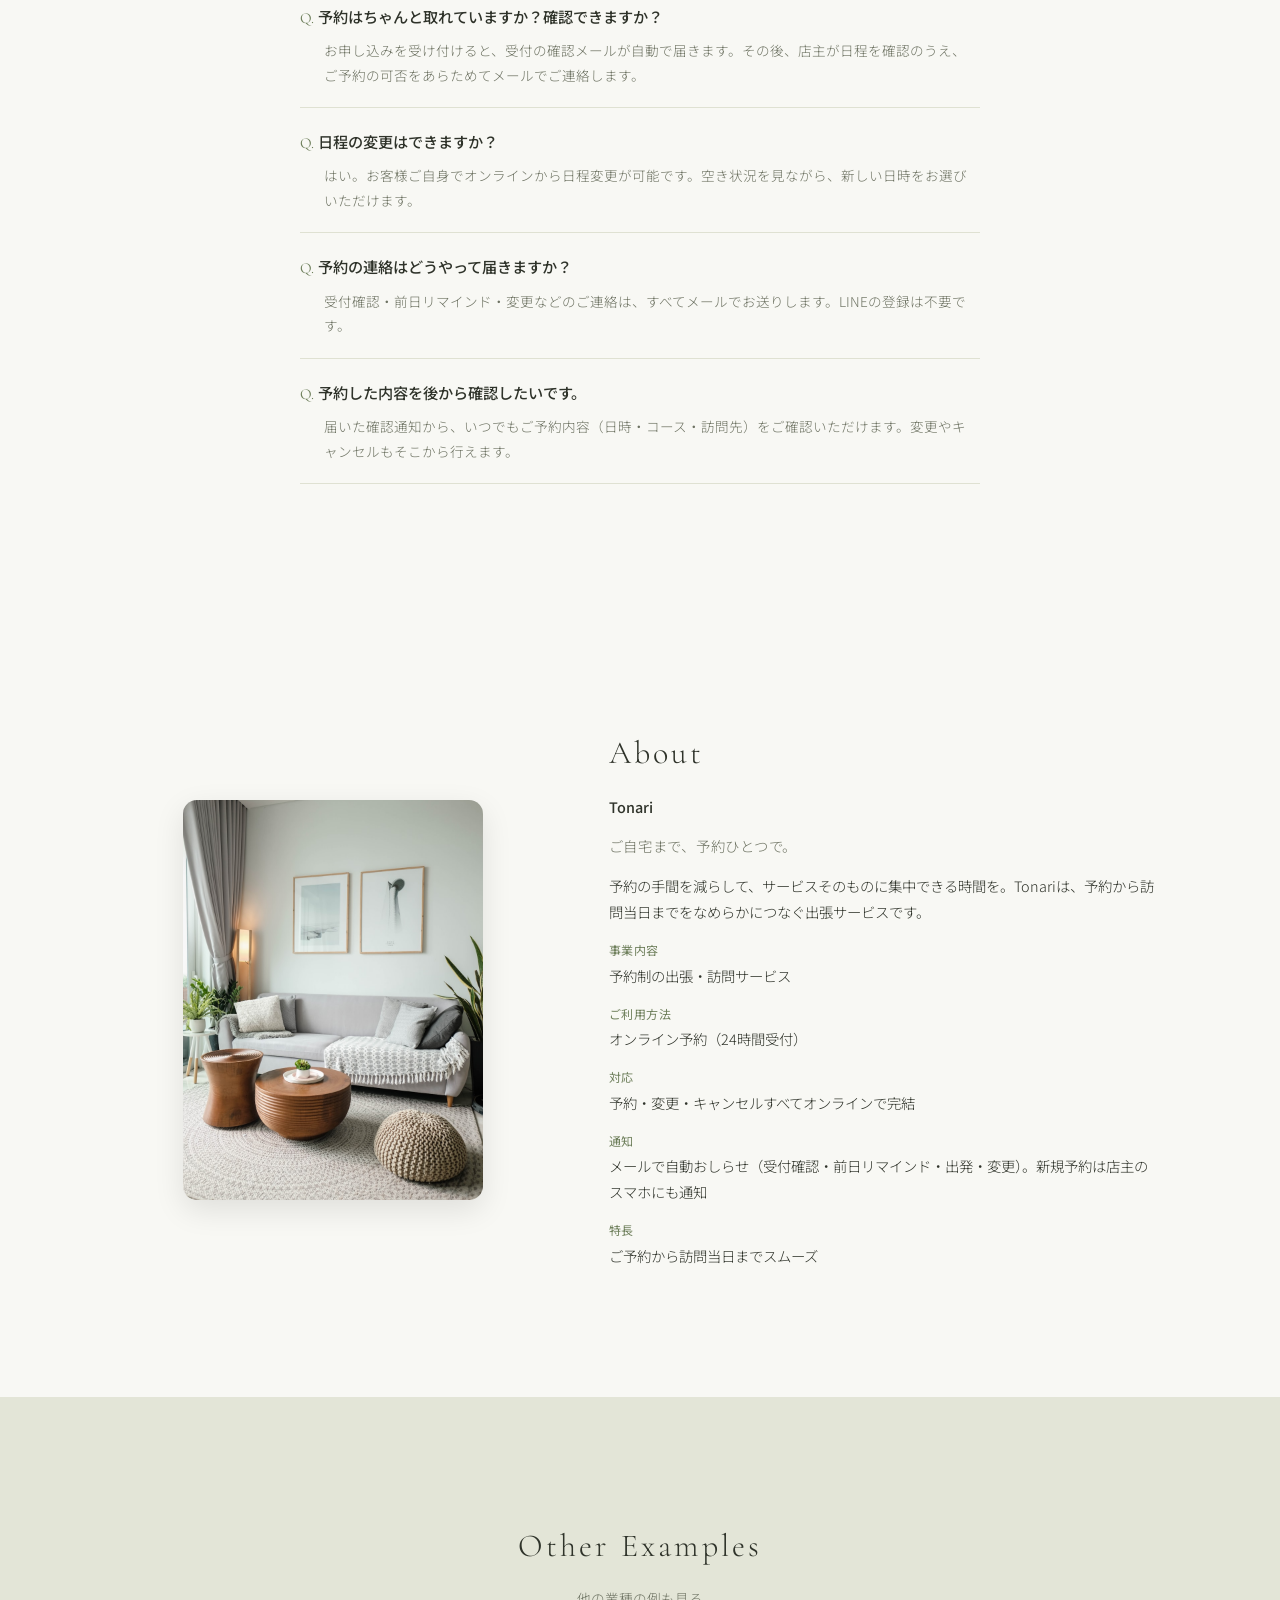
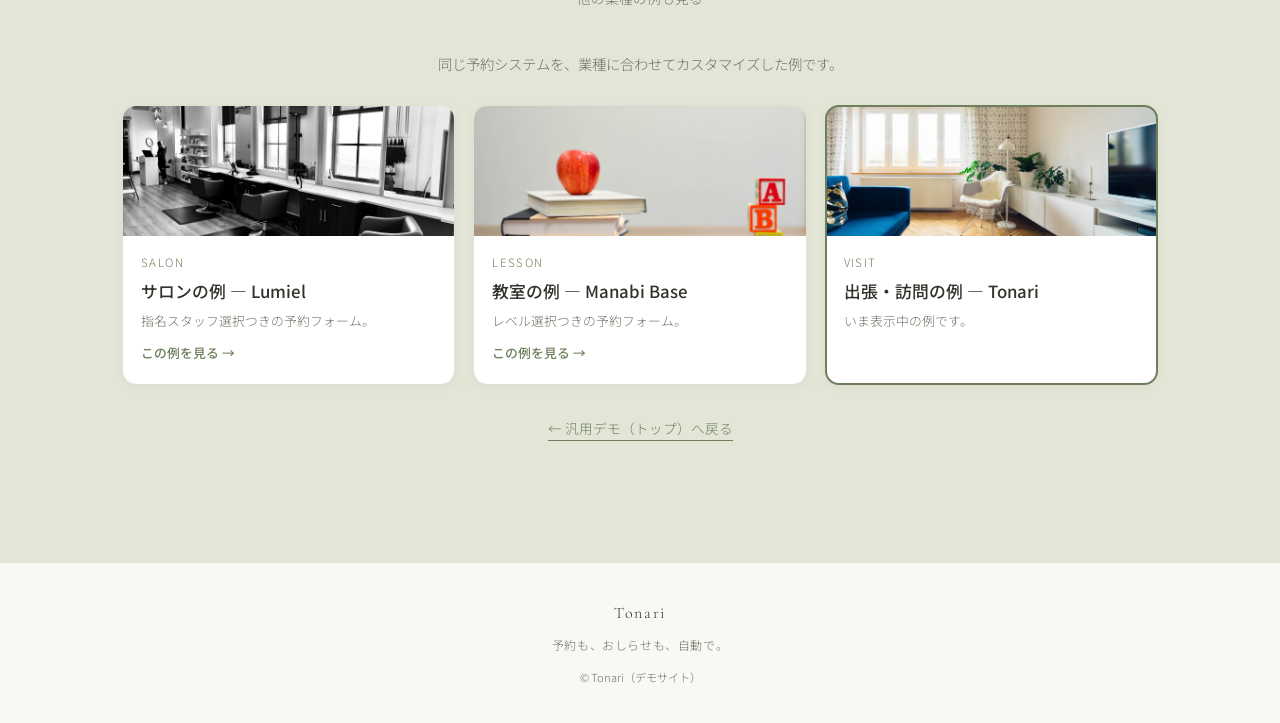
<file: visit.html>
<!DOCTYPE html>
<html lang="ja">
<head>
  <meta charset="UTF-8">
  <meta name="viewport" content="width=device-width, initial-scale=1.0">
  <title>Tonari（となり）｜出張・訪問向け予約自動化システム デモサイト</title>
  <meta name="description" content="ご自宅まで、予約ひとつで。24時間ネット予約・カレンダー自動登録・メールでの受付確認・おしらせ自動化に対応した、出張・訪問サービス向け予約受付・管理システムの汎用デモサイトです。">
  <meta name="robots" content="noindex, nofollow">
  <meta name="theme-color" content="#FDFBF8">
  <link rel="preconnect" href="https://fonts.googleapis.com">
  <link rel="preconnect" href="https://fonts.gstatic.com" crossorigin>
  <link href="https://fonts.googleapis.com/css2?family=Cormorant+Garamond:ital,wght@0,300;0,400;0,500;1,300&family=Noto+Sans+JP:wght@300;400;500&display=swap" rel="stylesheet">
  <link rel="stylesheet" href="style.css">
</head>
<body class="theme-visit">

  <div class="demo-banner">これは出張・訪問サービス向け予約システムの汎用デモサイトです（サンプル表示・送信は行われません）</div>

  <nav class="nav" id="nav">
    <div class="nav-inner">
      <a href="#" class="nav-logo">Tonari</a>
      <button class="nav-toggle" id="navToggle" aria-label="メニューを開く" aria-expanded="false">
        <span></span><span></span><span></span>
      </button>
      <ul class="nav-links" id="navLinks">
        <li><a href="#genre">Service</a></li>
        <li><a href="#gallery">3 Steps</a></li>
        <li><a href="#manage">管理画面</a></li>
        <li><a href="#menu">Menu</a></li>
        <li><a href="#faq">Q&amp;A</a></li>
        <li><a href="#about">About</a></li>
        <li><a href="index.html">他の例</a></li>
        <li><a href="#contact" class="nav-cta">予約する</a></li>
      </ul>
    </div>
  </nav>

  <section class="hero">
    <div class="hero-slides">
      <div class="hero-slide active" role="img" aria-label="ご自宅・暮らしのイメージ"></div>
      <div class="hero-slide" role="img" aria-label="室内・観葉植物のイメージ"></div>
      <div class="hero-slide" role="img" aria-label="落ち着いた住空間のイメージ"></div>
    </div>
    <div class="hero-dots">
      <button class="hero-dot active" aria-label="スライド1"></button>
      <button class="hero-dot" aria-label="スライド2"></button>
      <button class="hero-dot" aria-label="スライド3"></button>
    </div>
    <div class="hero-content">
      <h1 class="hero-title">ご自宅で受けられる予約、<br>24時間受付。</h1>
      <p class="hero-sub">お申し込みが入ると、カレンダーに自動登録。受付の確認メールも自動でお届け。<br>ご自宅まで、予約ひとつで。</p>
      <a href="#contact" class="hero-cta">空き状況を見て予約する</a>
    </div>
    <div class="hero-scroll">
      <span>scroll</span>
      <div class="hero-scroll-line"></div>
    </div>
  </section>

  <!-- Contact (予約セクション：ヒーロー直下に配置) -->
  <section id="contact" class="section contact" aria-label="予約">
    <div class="container">
      <h2 class="section-label center">予約する</h2>
      <p class="section-subtitle">ご希望の日時をカレンダーから選び、フォームから申し込んでください。受付の確認メールが自動で届きます。</p>
      <p class="contact-try">&darr; このデモは実際に操作できます</p>
      <div class="contact-layout">
        <div class="av-section fade-in">
          <p class="av-accepting">ただいま、ご予約を承っております。</p>
          <h3 class="av-section-title">空き状況</h3>
          <div class="av-legend">
            <span class="av-legend-item"><span class="av-dot av-open"></span>空きあり</span>
            <span class="av-legend-item"><span class="av-dot av-limited"></span>空き少</span>
            <span class="av-legend-item"><span class="av-dot av-busy"></span>空きなし</span>
          </div>
          <div id="availabilityCalendar" class="av-calendars"></div>
          <p class="av-note">ご希望の日時をカレンダーからお選びください。</p>
        </div>
      <div class="contact-inner">
        <div class="contact-info fade-in">
          <p>ご希望の日時・コース・ご住所をお伝えいただけるとスムーズです。</p>
          <p class="contact-note">送信後、受付の確認メールが自動で届きます（このデモでは実際の送信は行われません）。</p>
        </div>
        <form class="contact-form fade-in" id="contactForm">
          <div class="form-row">
            <div class="form-group"><label for="name">お名前 <span class="required">*</span></label><input type="text" id="name" name="name" required autocomplete="name"></div>
            <div class="form-group"><label for="email">メールアドレス <span class="required">*</span></label><input type="email" id="email" name="email" required autocomplete="email"></div>
          </div>
          <div class="form-group">
            <label for="category">コース・ご相談内容</label>
            <select id="category" name="category">
              <option value="">選択してください</option>
              <option value="first">初回ご訪問</option>
              <option value="standard">通常コース</option>
              <option value="regular">定期ご利用</option>
              <option value="online">オンライン相談</option>
              <option value="area">対応エリア確認</option>
              <option value="other">その他（ご相談）</option>
            </select>
          </div>
          <div class="form-group">
            <label for="area">訪問エリア・ご住所 <span class="optional">市区町村まで</span></label>
            <input type="text" id="area" name="area" autocomplete="address-level2" placeholder="例：◯◯市△△区">
          </div>
          <div class="form-group">
            <label>ご希望の日時 <span class="optional">任意</span></label>
            <div class="date-slot-picker">
              <input type="date" id="preferredDatePicker" class="preferred-date-input">
              <div id="slotContainer" class="slot-container" style="display:none">
                <p class="slot-loading" id="slotLoading">空き枠を確認中...</p>
                <div id="slotButtons" class="slot-buttons"></div>
                <p class="slot-none" id="slotNone" style="display:none">この日は空きがありません。別の日をお選びいただくか、日時未定のままご相談ください。</p>
              </div>
            </div>
            <p class="form-hint">日程が決まっていない場合はそのまま送信いただけます。</p>
            <input type="hidden" id="preferredDate" name="preferredDate">
          </div>
          <div class="form-group"><label for="message">メッセージ</label><textarea id="message" name="message" rows="4" placeholder="ご住所（市区町村）、ご要望やご質問など"></textarea></div>
          <button type="submit" class="form-submit">送信する</button>
        </form>
      </div>
      </div>
    </div>
  </section>

  <section id="genre" class="section genre-section" aria-label="対応サービス">
    <div class="container">
      <h2 class="section-label center">Service</h2>
      <p class="section-subtitle">対応サービス</p>
      <p class="genre-lead">ご自宅まで伺う訪問サービス。ご予約はすべてオンラインで完結します。</p>
      <div class="genre-grid">
        <div class="genre-card fade-in">
          <img class="genre-thumb" src="images/svc-visit-1.jpg" alt="初回ご訪問のイメージ" loading="lazy">
          <h3 class="genre-title">初回ご訪問</h3>
          <p class="genre-body">はじめての方向け。ご自宅の状況やご要望を伺いながら、丁寧にご案内します。ネットからご予約いただけます。</p>
        </div>
        <div class="genre-card fade-in">
          <img class="genre-thumb" src="images/svc-visit-2.jpg" alt="通常コースのイメージ" loading="lazy">
          <h3 class="genre-title">通常コース</h3>
          <p class="genre-body">いつものご利用に。空いている日時を選んで申し込むだけ。受付の確認メールが自動で届きます。</p>
        </div>
        <div class="genre-card fade-in">
          <img class="genre-thumb" src="images/svc-visit-3.jpg" alt="定期ご利用のイメージ" loading="lazy">
          <h3 class="genre-title">定期ご利用</h3>
          <p class="genre-body">定期的なご訪問に。月ごとのご予約も、空き状況を見ながらまとめてご予約いただけます。</p>
        </div>
        <div class="genre-card fade-in">
          <img class="genre-thumb" src="images/about-visit.jpg" alt="オンライン相談のイメージ" loading="lazy">
          <h3 class="genre-title">オンライン相談</h3>
          <p class="genre-body">訪問前の相談に。対応エリアやご要望について、来店不要のオンラインでご相談いただけます。</p>
        </div>
      </div>
    </div>
  </section>

  <section id="gallery" class="section gallery" aria-label="予約の3ステップ">
    <div class="container">
      <h2 class="section-label center">3 Steps</h2>
      <p class="section-subtitle">予約は、3タップ。</p>
      <div class="steps3">
        <div class="step3-card fade-in">
          <span class="step3-num">01</span>
          <div class="step3-icon">&#128197;</div>
          <h3 class="step3-title">空いている日時を選ぶ</h3>
          <p class="step3-body">カレンダーで○△×の空き状況をひと目で確認。希望の日時をタップするだけ。</p>
        </div>
        <div class="step3-card fade-in">
          <span class="step3-num">02</span>
          <div class="step3-icon">&#128241;</div>
          <h3 class="step3-title">コースを選んで申し込む</h3>
          <p class="step3-body">利用したいコースを選び、フォームから申し込む。ご住所の入力もかんたんです。</p>
        </div>
        <div class="step3-card fade-in">
          <span class="step3-num">03</span>
          <div class="step3-icon">&#128276;</div>
          <h3 class="step3-title">受付の確認メールが自動で届く</h3>
          <p class="step3-body">お申し込みを受け付けると、受付の確認メールが自動で届きます。当日は出発の際にもメールでお知らせ。</p>
        </div>
      </div>
      <div class="gallery-cta">
        <a href="#contact" class="hero-cta">空き状況を見て予約する</a>
      </div>
    </div>
  </section>

  <section id="voice" class="section voice" aria-label="お客様の声">
    <div class="container">
      <h2 class="section-label center">Voice</h2>
      <p class="demo-note">※デモ用のサンプルです</p>
      <div class="voice-carousel" id="voiceCarousel">
        <div class="voice-track">
          <div class="voice-card fade-in">
            <p class="voice-text">「夜にスマホからサッと予約できるのが助かります。営業時間を気にしなくていいので、思い立ったときに予約できて便利です。」</p>
            <div class="voice-meta"><span class="voice-tag">通常コース</span><span class="voice-author">30代・会社員</span></div>
          </div>
          <div class="voice-card fade-in">
            <p class="voice-text">「申し込むとすぐ受付の確認メールが届くので安心です。ちゃんと受け付けられたか不安になることがなくなりました。」</p>
            <div class="voice-meta"><span class="voice-tag">初回ご訪問</span><span class="voice-author">40代・主婦</span></div>
          </div>
          <div class="voice-card fade-in">
            <p class="voice-text">「日程変更も自分で空き状況を見ながらできて気がラクです。電話やメールでやり取りしなくていいのがありがたい。」</p>
            <div class="voice-meta"><span class="voice-tag">日程変更</span><span class="voice-author">20代・学生</span></div>
          </div>
          <div class="voice-card fade-in">
            <p class="voice-text">「前日にリマインドが来るのでうっかり忘れがなくなりました。出発時の通知で到着時間の目安もわかって助かります。」</p>
            <div class="voice-meta"><span class="voice-tag">リマインド</span><span class="voice-author">50代・自営業</span></div>
          </div>
        </div>
      </div>
      <div class="voice-nav">
        <button class="voice-nav-btn" id="voicePrev" aria-label="前へ">&larr;</button>
        <div class="voice-dots" id="voiceDots"></div>
        <button class="voice-nav-btn" id="voiceNext" aria-label="次へ">&rarr;</button>
      </div>
    </div>
  </section>

  <section id="why" class="section why-section" aria-label="選ばれる理由">
    <div class="container">
      <h2 class="section-label center">Why</h2>
      <p class="section-subtitle">予約の手間を、まるごと自動に。</p>
      <p class="why-lead">予約を受けるのも、お知らせするのも、日程を調整するのも。<br>これまで手作業だったことを、システムが自動でつないでいきます。</p>
      <div class="why-grid">
        <div class="why-card fade-in"><span class="why-number">01</span><h3 class="why-title">24時間いつでも予約</h3><p class="why-body">営業時間外でも、夜中でも。空き状況を見ながら、好きなタイミングでオンライン予約できます。電話対応の手間もなくなります。</p></div>
        <div class="why-card fade-in"><span class="why-number">02</span><h3 class="why-title">カレンダーに自動登録</h3><p class="why-body">予約が入ると、その場でカレンダーに自動登録。手入力は不要です。同じ枠を二重に受けてしまうダブルブッキングも防ぎます。</p></div>
        <div class="why-card fade-in"><span class="why-number">03</span><h3 class="why-title">受付の確認メールを自動送信</h3><p class="why-body">お申し込みが入ると、受付の確認メールを自動送信。前日のリマインドや出発時のお知らせもメールでお届けし、到着時間の目安もお伝えできます。新規予約は店主のスマホにも通知が届きます。</p></div>
        <div class="why-card fade-in"><span class="why-number">04</span><h3 class="why-title">日程変更もスムーズ</h3><p class="why-body">日程変更やキャンセルも、お客様自身がオンラインで完結。やり取りの往復が減り、双方の負担が軽くなります。</p></div>
      </div>
    </div>
  </section>

  <!-- Manage preview：予約状況が、こう一元管理できます（静的見本） -->
  <section id="manage" class="section manage" aria-label="予約管理画面の見本">
    <div class="container">
      <h2 class="section-label center">Manage</h2>
      <p class="section-subtitle">予約状況が、こう一元管理できます</p>
      <p class="manage-lead">入った予約は、店主側のスプレッドシートに自動でまとまります。カレンダー形式で「いつ・どの時間が・どんな状態か」がひと目でわかり、予約者名・連絡先も紐づきます。</p>
      <ul class="manage-points">
        <li>カレンダー形式（日 × 時間）で空き状況を一元管理</li>
        <li>各マスに状態（空き / 仮予約 / 確定）と予約者名</li>
        <li>予約者名・連絡先・コースも紐づく</li>
        <li>自動確定ではなく、店主が承認・確定を選べる</li>
      </ul>

      <div class="manage-block fade-in">
        <p class="manage-caption">① 予約状況カレンダー</p>
        <p class="manage-sub">日付 × 時間帯のマトリクス。マスの色と名前で状況がすぐ読み取れます。（以下はサンプル表示です）</p>
        <div class="manage-scroll">
          <table class="cal-matrix">
            <thead>
              <tr><th>日付</th><th>10:00</th><th>11:00</th><th>13:00</th><th>14:00</th><th>15:00</th><th>16:00</th></tr>
            </thead>
            <tbody>
              <tr>
                <td class="cal-day">8/16<small>土</small></td>
                <td class="cell cell-fixed">確定<span class="nm">山田 様</span></td>
                <td class="cell cell-free">空き</td>
                <td class="cell cell-tmp">仮予約<span class="nm">佐藤 様</span></td>
                <td class="cell cell-free">空き</td>
                <td class="cell cell-fixed">確定<span class="nm">鈴木 様</span></td>
                <td class="cell cell-free">空き</td>
              </tr>
              <tr>
                <td class="cal-day">8/17<small>日</small></td>
                <td class="cell cell-free">空き</td>
                <td class="cell cell-okstaff">仮受OK<span class="nm">高橋 様</span></td>
                <td class="cell cell-fixed">確定<span class="nm">田中 様</span></td>
                <td class="cell cell-fixed">確定<span class="nm">田中 様</span></td>
                <td class="cell cell-free">空き</td>
                <td class="cell cell-tmp">仮予約<span class="nm">伊藤 様</span></td>
              </tr>
              <tr>
                <td class="cal-day">8/18<small>月</small></td>
                <td class="cell cell-closed">定休</td>
                <td class="cell cell-closed">定休</td>
                <td class="cell cell-closed">定休</td>
                <td class="cell cell-closed">定休</td>
                <td class="cell cell-closed">定休</td>
                <td class="cell cell-closed">定休</td>
              </tr>
              <tr>
                <td class="cal-day">8/19<small>火</small></td>
                <td class="cell cell-free">空き</td>
                <td class="cell cell-free">空き</td>
                <td class="cell cell-tmp">仮予約<span class="nm">渡辺 様</span></td>
                <td class="cell cell-free">空き</td>
                <td class="cell cell-okstaff">仮受OK<span class="nm">中村 様</span></td>
                <td class="cell cell-free">空き</td>
              </tr>
            </tbody>
          </table>
        </div>
        <div class="manage-legend">
          <span><i class="lg-sw lg-free"></i>空き</span>
          <span><i class="lg-sw lg-tmp"></i>仮予約（店主未確認）</span>
          <span><i class="lg-sw lg-ok"></i>仮受OK（受付済・確定前）</span>
          <span><i class="lg-sw lg-fixed"></i>確定</span>
        </div>
      </div>

      <div class="manage-block fade-in">
        <p class="manage-caption">② 予約明細</p>
        <p class="manage-sub">1予約 = 1行。予約者名・連絡先・コース・状態がまとまります。（以下はサンプル表示です）出張先のエリアも明細に記録できます。</p>
        <div class="manage-scroll">
          <table class="detail-table">
            <thead>
              <tr><th>予約ID</th><th>希望日時</th><th>お名前</th><th>連絡先</th><th>コース</th><th>状態</th></tr>
            </thead>
            <tbody>
              <tr>
                <td>R-20260816-001</td><td>8/16 10:00</td><td>山田 様</td>
                <td>yamada@example.com<br>090-0000-0001</td><td>通常コース</td>
                <td><span class="st st-fixed">確定</span></td>
              </tr>
              <tr>
                <td>R-20260816-002</td><td>8/16 13:00</td><td>佐藤 様</td>
                <td>sato@example.com<br>090-0000-0002</td><td>初回ご訪問</td>
                <td><span class="st st-tmp">仮予約</span></td>
              </tr>
              <tr>
                <td>R-20260817-003</td><td>8/17 11:00</td><td>高橋 様</td>
                <td>takahashi@example.com<br>090-0000-0003</td><td>定期ご利用</td>
                <td><span class="st st-ok">仮受OK</span></td>
              </tr>
              <tr>
                <td>R-20260815-004</td><td>8/15 15:00</td><td>小林 様</td>
                <td>kobayashi@example.com<br>090-0000-0004</td><td>通常コース</td>
                <td><span class="st st-done">完了</span></td>
              </tr>
            </tbody>
          </table>
        </div>
        <p class="manage-note">※ 名前・連絡先・予約IDはすべて説明用のダミーです。実際のデータ連動は行いません。</p>
      </div>
    </div>
  </section>

  <section id="flow" class="section flow" aria-label="予約の流れ">
    <div class="container">
      <h2 class="section-label center">Flow</h2>
      <p class="section-subtitle">予約から当日までの流れ</p>
      <div class="flow-steps">
        <div class="flow-step fade-in"><div class="flow-number">01</div><h3 class="flow-step-title">選ぶ</h3><p class="flow-step-desc">空き状況カレンダーから、ご希望の日時とコースを選びます。空いている枠がひと目でわかります。</p></div>
        <div class="flow-step fade-in"><div class="flow-number">02</div><h3 class="flow-step-title">自動で登録</h3><p class="flow-step-desc">送信すると、予約がカレンダーに自動登録されます。ダブルブッキングの心配はありません。</p></div>
        <div class="flow-step fade-in"><div class="flow-number">03</div><h3 class="flow-step-title">通知が届く</h3><p class="flow-step-desc">受付の確認メールが自動で届きます。当日は出発の際にも到着目安をメールでお知らせします。</p></div>
        <div class="flow-step fade-in"><div class="flow-number">04</div><h3 class="flow-step-title">当日</h3><p class="flow-step-desc">あとはご自宅でお待ちいただくだけ。日程の変更が必要になっても、オンラインで調整できます。</p></div>
      </div>
    </div>
  </section>

  <section id="menu" class="section menu-section" aria-label="メニューと料金">
    <div class="container">
      <h2 class="section-label center">Menu</h2>
      <p class="section-subtitle">料金プラン（税込・サンプル）</p>
      <div class="menu-grid">
        <div class="menu-card fade-in">
          <div class="menu-icon">&#127968;</div>
          <h3 class="menu-name">60分コース</h3>
          <p class="menu-desc">ご自宅で受けられる基本のコース。</p>
          <ul class="menu-details"><li>6,600円（税込）</li><li>約60分</li><li>ネット予約・自動通知つき</li></ul>
        </div>
        <div class="menu-card fade-in">
          <div class="menu-icon">&#9203;</div>
          <h3 class="menu-name">90分コース</h3>
          <p class="menu-desc">じっくり時間をかけたい方に。</p>
          <ul class="menu-details"><li>9,900円（税込）</li><li>約90分</li><li>ネット予約・自動通知つき</li></ul>
        </div>
        <div class="menu-card fade-in">
          <div class="menu-icon">&#128197;</div>
          <h3 class="menu-name">定期（月2回）</h3>
          <p class="menu-desc">定期的なご訪問に。</p>
          <ul class="menu-details"><li>12,100円（税込）</li><li>月2回</li><li>ネット予約・自動通知つき</li></ul>
        </div>
      </div>
      <div class="menu-option fade-in">
        <h3 class="menu-option-title">Option</h3>
        <p>※出張費は訪問エリアにより別途。料金はサンプル表示です。実際の運用では、コース・所要時間・価格を自由に設定できます。</p>
      </div>
    </div>
  </section>

  <section id="faq" class="section faq-section" aria-label="よくある質問">
    <div class="container">
      <h2 class="section-label center">Q&amp;A</h2>
      <div class="faq-list">
        <div class="faq-item fade-in"><h3 class="faq-question">予約はどうやってすればいいですか？</h3><p class="faq-answer">ページ下部の空き状況カレンダーから、ご希望の日時を選び、コース・ご住所・お名前などを入力して送信するだけです。24時間いつでもご予約いただけます。</p></div>
        <div class="faq-item fade-in"><h3 class="faq-question">対応エリアを知りたいです。</h3><p class="faq-answer">ご住所を入力いただくと、訪問可否と出張費の目安が表示されます。エリアによって出張費が異なりますので、ご予約前にご確認いただけます。</p></div>
        <div class="faq-item fade-in"><h3 class="faq-question">到着時間はどのくらい正確にわかりますか？</h3><p class="faq-answer">当日、スタッフが出発する際にメールでお知らせします。到着時間の目安がわかるので、ご自宅で安心してお待ちいただけます。</p></div>
        <div class="faq-item fade-in"><h3 class="faq-question">対応エリア外の場合は相談できますか？</h3><p class="faq-answer">エリア外の場合もご相談を承っています。フォームの「対応エリア確認」からお問い合わせください。可能な範囲で対応を検討します。</p></div>
        <div class="faq-item fade-in"><h3 class="faq-question">予約はちゃんと取れていますか？確認できますか？</h3><p class="faq-answer">お申し込みを受け付けると、受付の確認メールが自動で届きます。その後、店主が日程を確認のうえ、ご予約の可否をあらためてメールでご連絡します。</p></div>
        <div class="faq-item fade-in"><h3 class="faq-question">日程の変更はできますか？</h3><p class="faq-answer">はい。お客様ご自身でオンラインから日程変更が可能です。空き状況を見ながら、新しい日時をお選びいただけます。</p></div>
        <div class="faq-item fade-in"><h3 class="faq-question">予約の連絡はどうやって届きますか？</h3><p class="faq-answer">受付確認・前日リマインド・変更などのご連絡は、すべてメールでお送りします。LINEの登録は不要です。</p></div>
        <div class="faq-item fade-in"><h3 class="faq-question">予約した内容を後から確認したいです。</h3><p class="faq-answer">届いた確認通知から、いつでもご予約内容（日時・コース・訪問先）をご確認いただけます。変更やキャンセルもそこから行えます。</p></div>
      </div>
    </div>
  </section>

  <section id="about" class="section about" aria-label="このサービスについて">
    <div class="container">
      <div class="about-grid">
        <div class="about-image fade-in"><img src="images/about-visit.jpg" alt="ご自宅・暮らしの雰囲気イメージ" loading="lazy"></div>
        <div class="about-text fade-in">
          <h2 class="section-label">About</h2>
          <p class="about-name">Tonari</p>
          <p class="about-lead">ご自宅まで、予約ひとつで。</p>
          <p class="about-summary">予約の手間を減らして、サービスそのものに集中できる時間を。Tonariは、予約から訪問当日までをなめらかにつなぐ出張サービスです。</p>
          <div class="about-profile-list">
            <dl class="about-dl">
              <dt>事業内容</dt><dd>予約制の出張・訪問サービス</dd>
              <dt>ご利用方法</dt><dd>オンライン予約（24時間受付）</dd>
              <dt>対応</dt><dd>予約・変更・キャンセルすべてオンラインで完結</dd>
              <dt>通知</dt><dd>メールで自動おしらせ（受付確認・前日リマインド・出発・変更）。新規予約は店主のスマホにも通知</dd>
              <dt>特長</dt><dd>ご予約から訪問当日までスムーズ</dd>
            </dl>
          </div>
        </div>
      </div>
    </div>
  </section>

  <!-- Variants / 他の業種例・トップへ（回遊導線） -->
  <section id="variants" class="section variants" aria-label="他の業種のデモ例">
    <div class="container">
      <h2 class="section-label center">Other Examples</h2>
      <p class="section-subtitle">他の業種の例も見る</p>
      <p class="variants-lead">同じ予約システムを、業種に合わせてカスタマイズした例です。</p>
      <div class="variants-grid">
        <a class="variant-card" href="salon.html">
          <img class="variant-thumb" src="images/hero-salon.jpg" alt="サロンの例" loading="lazy">
          <div class="variant-body">
            <span class="variant-kind">Salon</span>
            <p class="variant-name">サロンの例 — Lumiel</p>
            <p class="variant-desc">指名スタッフ選択つきの予約フォーム。</p>
            <span class="variant-go">この例を見る &rarr;</span>
          </div>
        </a>
        <a class="variant-card" href="lesson.html">
          <img class="variant-thumb" src="images/hero-lesson.jpg" alt="教室の例" loading="lazy">
          <div class="variant-body">
            <span class="variant-kind">Lesson</span>
            <p class="variant-name">教室の例 — Manabi Base</p>
            <p class="variant-desc">レベル選択つきの予約フォーム。</p>
            <span class="variant-go">この例を見る &rarr;</span>
          </div>
        </a>
        <a class="variant-card is-current" href="visit.html">
          <img class="variant-thumb" src="images/hero-visit.jpg" alt="出張・訪問の例" loading="lazy">
          <div class="variant-body">
            <span class="variant-kind">Visit</span>
            <p class="variant-name">出張・訪問の例 — Tonari</p>
            <p class="variant-desc">いま表示中の例です。</p>
          </div>
        </a>
      </div>
      <p class="back-top"><a href="index.html">&larr; 汎用デモ（トップ）へ戻る</a></p>
    </div>
  </section>

  <footer class="footer">
    <div class="container">
      <p class="footer-logo">Tonari</p>
      <p class="footer-tagline">予約も、おしらせも、自動で。</p>
      <p class="footer-copy">&copy; Tonari（デモサイト）</p>
    </div>
  </footer>

  <div class="mobile-cta" id="mobileCta">
    <a href="#contact" class="mobile-cta-btn">空き状況を見て予約する</a>
  </div>

  <script src="script.js"></script>
</body>
</html>
</file>
<file: style.css>
/* ============================================
   Booking System Demo
   Design: Warm, light, friendly
   Mobile-first responsive
   ============================================ */

/* --- Reset & Variables --- */
*, *::before, *::after {
  margin: 0;
  padding: 0;
  box-sizing: border-box;
}

:root {
  --color-bg: #FDFBF8;
  --color-bg-warm: #F7F3ED;
  --color-bg-accent: #EDE8DF;
  --color-text: #3D3832;
  --color-text-light: #7A7168;
  --color-accent: #B8A590;
  --color-accent-hover: #A08E78;
  --color-white: #FFFFFF;
  --color-border: #E8E2D9;
  --color-success: #7A9E7E;
  --color-muted: #9A9088;

  --font-display: 'Cormorant Garamond', serif;
  --font-body: 'Noto Sans JP', sans-serif;
  --font-en: 'Cormorant Garamond', serif;
  --font-serif: 'Cormorant Garamond', serif;

  --container-max: 1100px;
  --transition: 0.3s ease;
  --radius: 6px;
}

html {
  scroll-behavior: smooth;
  font-size: 16px;
  scroll-padding-top: 64px;
}

body {
  font-family: var(--font-body);
  font-weight: 300;
  color: var(--color-text);
  background-color: var(--color-bg);
  line-height: 1.8;
  -webkit-font-smoothing: antialiased;
  -webkit-text-size-adjust: 100%;
  overflow-x: hidden;
}

/* Prevent image theft */
img {
  max-width: 100%;
  height: auto;
  display: block;
  -webkit-user-drag: none;
  user-select: none;
  -webkit-touch-callout: none;
}

a {
  color: inherit;
  text-decoration: none;
}

.container {
  max-width: var(--container-max);
  margin: 0 auto;
  padding: 0 20px;
}

/* --- Animations --- */
.fade-in {
  opacity: 0;
  transform: translateY(24px);
  transition: opacity 0.7s ease, transform 0.7s ease;
}

.fade-in.visible {
  opacity: 1;
  transform: translateY(0);
}

/* Fallback: if JS hasn't run after 2s, show everything */
@media (prefers-reduced-motion: reduce) {
  .fade-in {
    opacity: 1;
    transform: none;
  }
}

/* Gallery images should always be visible even before animation */
.gallery-item img,
.about-image img {
  opacity: 1 !important;
}

/* --- Navigation --- */
.nav {
  position: fixed;
  top: 0;
  left: 0;
  width: 100%;
  z-index: 100;
  background: rgba(253, 251, 248, 0.92);
  backdrop-filter: blur(12px);
  -webkit-backdrop-filter: blur(12px);
  transition: box-shadow var(--transition), background var(--transition);
}

.nav.scrolled {
  background: rgba(253, 251, 248, 0.97);
  box-shadow: 0 1px 8px rgba(0,0,0,0.06);
}

.nav-inner {
  max-width: var(--container-max);
  margin: 0 auto;
  padding: 0 20px;
  display: flex;
  align-items: center;
  justify-content: space-between;
  height: 60px;
}

.nav-logo {
  font-family: var(--font-display);
  font-size: 1rem;
  font-weight: 500;
  letter-spacing: 0.05em;
  color: var(--color-text);
  white-space: nowrap;
}

.nav-links {
  display: none;
  position: absolute;
  top: 60px;
  left: 0;
  right: 0;
  background: rgba(253, 251, 248, 0.98);
  backdrop-filter: blur(12px);
  -webkit-backdrop-filter: blur(12px);
  flex-direction: column;
  padding: 20px;
  gap: 16px;
  list-style: none;
  border-bottom: 1px solid var(--color-border);
}

.nav-links.active {
  display: flex;
}

.nav-links a {
  font-size: 0.8rem;
  font-weight: 400;
  letter-spacing: 0.05em;
  color: var(--color-text-light);
  transition: color var(--transition);
  position: relative;
}

.nav-links a::after {
  content: '';
  position: absolute;
  bottom: -4px;
  left: 0;
  width: 0;
  height: 1px;
  background: var(--color-accent);
  transition: width var(--transition);
}

.nav-links a:hover::after {
  width: 100%;
}

.nav-links a:hover {
  color: var(--color-text);
}

.nav-cta {
  padding: 7px 18px !important;
  border: 1px solid var(--color-accent) !important;
  border-radius: var(--radius) !important;
  color: var(--color-accent) !important;
  transition: all var(--transition) !important;
}

.nav-cta::after {
  display: none !important;
}

.nav-cta:hover {
  background: var(--color-accent) !important;
  color: var(--color-white) !important;
}

.nav-toggle {
  display: flex;
  flex-direction: column;
  gap: 5px;
  background: none;
  border: none;
  cursor: pointer;
  padding: 8px 4px;
  -webkit-tap-highlight-color: transparent;
}

.nav-toggle span {
  display: block;
  width: 22px;
  height: 1.5px;
  background: var(--color-text);
  transition: var(--transition);
  transform-origin: center;
}

.nav-toggle.active span:nth-child(1) {
  transform: rotate(45deg) translate(4.5px, 4.5px);
}

.nav-toggle.active span:nth-child(2) {
  opacity: 0;
}

.nav-toggle.active span:nth-child(3) {
  transform: rotate(-45deg) translate(4.5px, -4.5px);
}

/* --- Hero --- */
.hero {
  position: relative;
  height: 100svh;
  min-height: 560px;
  display: flex;
  align-items: center;
  justify-content: center;
  overflow: hidden;
}

.hero-slides {
  position: absolute;
  inset: 0;
  z-index: 0;
}

.hero-slides::after {
  content: '';
  position: absolute;
  inset: 0;
  background: linear-gradient(
    to bottom,
    rgba(253, 251, 248, 0.2) 0%,
    rgba(253, 251, 248, 0.45) 40%,
    rgba(253, 251, 248, 0.85) 100%
  );
  z-index: 1;
}

.hero-slide {
  position: absolute;
  inset: 0;
  opacity: 0;
  transition: opacity 1.2s ease;
}

.hero-slide.active {
  opacity: 1;
}

.hero-slide img {
  width: 100%;
  height: 100%;
  object-fit: cover;
}

.hero-dots {
  position: absolute;
  bottom: 28px;
  right: 28px;
  display: flex;
  gap: 8px;
  z-index: 2;
}

.hero-dot {
  width: 6px;
  height: 6px;
  border-radius: 50%;
  border: none;
  background: rgba(61, 56, 50, 0.3);
  cursor: pointer;
  padding: 0;
  transition: background var(--transition);
}

.hero-dot.active {
  background: var(--color-accent);
}

.hero-content {
  position: relative;
  z-index: 1;
  text-align: center;
  padding: 0 20px;
  max-width: 600px;
}

.hero-subtitle {
  font-family: var(--font-display);
  font-size: 0.9rem;
  letter-spacing: 0.2em;
  color: var(--color-accent);
  margin-bottom: 16px;
}

.hero-title {
  font-family: var(--font-body);
  font-size: 1.8rem;
  font-weight: 300;
  line-height: 1.9;
  letter-spacing: 0.12em;
  color: var(--color-text);
  margin-bottom: 16px;
}

.hero-lead {
  font-size: 0.85rem;
  color: var(--color-text-light);
  margin-bottom: 32px;
  line-height: 1.7;
}

.hero-sub {
  font-size: 0.85rem;
  color: var(--color-text-light);
  margin-bottom: 40px;
  line-height: 2.0;
  letter-spacing: 0.06em;
}

.hero-stats {
  list-style: none;
  padding: 0;
  margin: 0 0 24px;
  display: flex;
  flex-direction: column;
  gap: 4px;
}

.hero-stats li {
  font-size: 0.78rem;
  color: var(--color-text-light);
  letter-spacing: 0.05em;
}

.hero-stats li strong {
  font-weight: 500;
  color: var(--color-text);
}

.hero-quote {
  font-size: 0.95rem;
  color: var(--color-text);
  margin-bottom: 32px;
  letter-spacing: 0.05em;
}

.hero-quote-source {
  font-size: 0.7rem;
  color: var(--color-text-light);
  margin-left: 0.5em;
}

.hero-cta {
  display: inline-block;
  padding: 13px 32px;
  background: var(--color-accent);
  color: var(--color-white);
  font-size: 0.85rem;
  font-weight: 400;
  letter-spacing: 0.05em;
  border-radius: var(--radius);
  transition: all var(--transition);
  box-shadow: 0 2px 8px rgba(184, 165, 144, 0.3);
}

.hero-cta:hover {
  background: var(--color-accent-hover);
  transform: translateY(-1px);
  box-shadow: 0 4px 12px rgba(184, 165, 144, 0.4);
}

.hero-scroll {
  position: absolute;
  bottom: 24px;
  left: 50%;
  transform: translateX(-50%);
  display: flex;
  flex-direction: column;
  align-items: center;
  gap: 8px;
  z-index: 1;
}

.hero-scroll span {
  font-family: var(--font-display);
  font-size: 0.7rem;
  letter-spacing: 0.15em;
  color: var(--color-text-light);
  text-transform: lowercase;
}

.hero-scroll-line {
  width: 1px;
  height: 32px;
  background: var(--color-accent);
  animation: scrollLine 2s ease-in-out infinite;
}

@keyframes scrollLine {
  0%, 100% { opacity: 0.3; transform: scaleY(0.5); }
  50% { opacity: 1; transform: scaleY(1); }
}

/* --- Section Common --- */
.section {
  padding: 72px 0;
}

.section-label {
  font-family: var(--font-display);
  font-size: 1.8rem;
  font-weight: 300;
  letter-spacing: 0.1em;
  margin-bottom: 12px;
  color: var(--color-text);
}

.section-label.center {
  text-align: center;
}

.section-subtitle {
  text-align: center;
  color: var(--color-text-light);
  font-size: 0.85rem;
  margin-bottom: 40px;
}

/* --- About --- */
.about {
  background: var(--color-bg);
}

.about-grid {
  display: grid;
  grid-template-columns: 1fr;
  gap: 32px;
  align-items: center;
}

.about-image {
  aspect-ratio: 3 / 4;
  overflow: hidden;
  border-radius: var(--radius);
  max-width: 280px;
  margin: 0 auto;
}

.about-image img {
  width: 100%;
  height: 100%;
  object-fit: cover;
}

.about-name {
  font-size: 1.15rem;
  font-weight: 500;
  margin-bottom: 16px;
}

.about-name-en {
  display: block;
  font-family: var(--font-display);
  font-size: 0.85rem;
  font-weight: 400;
  color: var(--color-text-light);
  letter-spacing: 0.1em;
  margin-top: 4px;
}

.about-text p {
  margin-bottom: 14px;
  font-size: 0.9rem;
}

.about-lead {
  font-size: 0.85rem;
  color: var(--color-text-light);
  letter-spacing: 0.05em;
  margin-bottom: 20px;
}

.about-summary {
  font-size: 0.85rem;
  color: var(--color-text);
  line-height: 1.8;
  margin-bottom: 20px;
}
.about-dl {
  margin-bottom: 8px;
}

.about-dl dt {
  font-size: 0.75rem;
  font-weight: 400;
  color: var(--color-accent);
  letter-spacing: 0.05em;
  margin-top: 14px;
}

.about-dl dt:first-child {
  margin-top: 0;
}

.about-dl dd {
  font-size: 0.9rem;
  margin-top: 2px;
}

.about-stats {
  display: flex;
  gap: 24px;
  margin-top: 24px;
  padding-top: 20px;
  border-top: 1px solid var(--color-border);
}

.stat {
  flex: 1;
  text-align: center;
}

.stat-number {
  display: block;
  font-family: var(--font-display);
  font-size: 2rem;
  font-weight: 500;
  color: var(--color-accent);
  line-height: 1.2;
}

.stat-label {
  font-size: 0.72rem;
  color: var(--color-text-light);
  line-height: 1.5;
}

.stat-label small {
  color: var(--color-accent);
  font-weight: 400;
}

/* --- Gallery Filter --- */
.gallery-filter {
  display: flex;
  flex-wrap: wrap;
  gap: 0.5rem;
  justify-content: center;
  margin-bottom: 1.5rem;
}

.gf-btn {
  padding: 0.4rem 1.1rem;
  border: 1px solid var(--color-text-light);
  border-radius: 999px;
  background: transparent;
  color: var(--color-text-light);
  font-size: 0.8rem;
  letter-spacing: 0.05em;
  cursor: pointer;
  transition: background 0.2s, color 0.2s, border-color 0.2s;
}

.gf-btn:hover,
.gf-btn.active {
  background: var(--color-text);
  color: var(--color-bg);
  border-color: var(--color-text);
}

.gallery-item.hidden {
  display: none;
}

/* --- Gallery --- */
.gallery {
  background: var(--color-bg-warm);
}

.gallery-grid {
  display: grid;
  grid-template-columns: 1fr 1fr;
  gap: 8px;
}

.gallery-item {
  position: relative;
  aspect-ratio: 1;
  overflow: hidden;
  border-radius: var(--radius);
  cursor: pointer;
}

.gallery-item.wide {
  grid-column: span 2;
  aspect-ratio: 2 / 1;
}

.gallery-cta {
  display: block;
  width: 100%;
  text-align: center;
  margin-top: 2.5rem;
}

.gallery-item img {
  width: 100%;
  height: 100%;
  object-fit: cover;
  transition: transform 0.5s ease;
  pointer-events: none;
}

.gallery-item:hover img {
  transform: scale(1.03);
}

.gallery-item::after {
  content: "";
  position: absolute;
  bottom: 6px;
  right: 8px;
  font-size: clamp(9px, 1vw, 13px);
  font-family: Optima, Georgia, serif;
  color: rgba(255, 255, 255, 0.55);
  white-space: nowrap;
  pointer-events: none;
  letter-spacing: 0.05em;
  z-index: 2;
}

.gallery-caption {
  position: absolute;
  bottom: 0;
  left: 0;
  right: 0;
  padding: 10px 14px;
  background: linear-gradient(transparent, rgba(0,0,0,0.45));
  color: var(--color-white);
  font-family: var(--font-display);
  font-size: 0.95rem;
  letter-spacing: 0.1em;
  opacity: 1;
}

/* --- Voice --- */
.voice {
  background: var(--color-bg);
  overflow: hidden;
}

.voice-featured {
  text-align: center;
  margin: 0 auto 2.5rem;
  max-width: 640px;
  border: none;
  padding: 0;
}

.voice-featured-text {
  font-family: var(--font-display);
  font-size: 1.3rem;
  line-height: 2;
  letter-spacing: 0.04em;
  color: var(--color-text);
  font-style: italic;
}

.voice-featured-author {
  display: block;
  margin-top: 0.75rem;
  font-size: 0.8rem;
  color: var(--color-text-light);
  font-style: normal;
}

.voice-carousel {
  overflow: hidden;
  margin: 0 -20px;
  padding: 0 20px;
}

.voice-track {
  display: flex;
  gap: 16px;
  transition: transform 0.4s ease;
}

.voice-card {
  flex: 0 0 100%;
  min-width: 0;
  background: var(--color-white);
  padding: 28px 24px;
  border-radius: 8px;
  border: 1px solid var(--color-border);
  opacity: 1 !important;
  transform: none !important;
}

.voice-context {
  font-size: 0.78rem;
  color: var(--color-text);
  letter-spacing: 0.05em;
  margin-bottom: 6px;
}
.voice-text {
  font-size: 0.9rem;
  line-height: 1.9;
  margin-bottom: 16px;
  color: var(--color-text);
}

.voice-text strong {
  font-weight: 500;
}

.voice-meta {
  display: flex;
  align-items: center;
  gap: 10px;
}

.voice-tag {
  font-size: 0.7rem;
  padding: 3px 10px;
  background: var(--color-bg-warm);
  border-radius: 20px;
  color: var(--color-accent);
  font-weight: 400;
}

.voice-author {
  font-size: 0.75rem;
  color: var(--color-text-light);
}

.voice-nav {
  display: flex;
  justify-content: center;
  align-items: center;
  gap: 16px;
  margin-top: 24px;
}

.voice-nav-btn {
  width: 44px;
  height: 44px;
  border: 1px solid var(--color-border);
  border-radius: 50%;
  background: var(--color-white);
  color: var(--color-text-light);
  font-size: 1rem;
  cursor: pointer;
  transition: all var(--transition);
  display: flex;
  align-items: center;
  justify-content: center;
  -webkit-tap-highlight-color: transparent;
}

.voice-nav-btn:hover {
  border-color: var(--color-accent);
  color: var(--color-accent);
}

.voice-dots {
  display: flex;
  gap: 6px;
}

.voice-dot {
  width: 6px;
  height: 6px;
  border-radius: 50%;
  background: var(--color-border);
  transition: all var(--transition);
  cursor: pointer;
}

.voice-dot.active {
  background: var(--color-accent);
  width: 18px;
  border-radius: 3px;
}

/* --- Flow --- */
.flow {
  background: var(--color-bg);
}

.flow-steps {
  display: grid;
  grid-template-columns: 1fr;
  gap: 2rem;
  position: relative;
}

.flow-step {
  text-align: center;
  position: relative;
  z-index: 1;
}

.flow-number {
  font-family: var(--font-display);
  font-size: 2rem;
  font-weight: 300;
  color: var(--color-accent);
  margin-bottom: 0.75rem;
  display: inline-block;
}

.flow-step-title {
  font-size: 0.95rem;
  font-weight: 500;
  color: var(--color-text);
  margin-bottom: 0.6rem;
}

.flow-step-desc {
  font-size: 0.85rem;
  color: var(--color-text-light);
  line-height: 1.8;
  max-width: 280px;
  margin: 0 auto;
}

/* --- Genre --- */
.genre-lead {
  text-align: center;
  font-size: 0.85rem;
  color: var(--color-text-light);
  line-height: 1.9;
  margin-bottom: 36px;
}

.genre-grid {
  display: grid;
  grid-template-columns: 1fr 1fr;
  gap: 1px;
  background: var(--color-border);
  border: 1px solid var(--color-border);
}

.genre-card {
  background: var(--color-bg);
  padding: 24px 20px;
}

.genre-title {
  font-size: 0.9rem;
  font-weight: 400;
  letter-spacing: 0.06em;
  color: var(--color-text);
  margin-bottom: 8px;
}

.genre-body {
  font-size: 0.8rem;
  color: var(--color-text-light);
  line-height: 1.8;
}

/* --- Why --- */
.why-lead {
  text-align: center;
  font-size: 0.85rem;
  color: var(--color-text-light);
  line-height: 2.0;
  margin-bottom: 48px;
}

.why-grid {
  display: grid;
  grid-template-columns: 1fr;
  gap: 32px;
  margin-top: 40px;
}

.why-card {
  border-top: 1px solid var(--color-border);
  padding-top: 24px;
}

.why-number {
  display: block;
  font-family: var(--font-display);
  font-size: 0.7rem;
  letter-spacing: 0.2em;
  color: var(--color-accent);
  margin-bottom: 10px;
}

.why-title {
  font-size: 1rem;
  font-weight: 400;
  letter-spacing: 0.06em;
  color: var(--color-text);
  margin-bottom: 10px;
  line-height: 1.7;
}

.why-body {
  font-size: 0.85rem;
  color: var(--color-text-light);
  line-height: 1.9;
}

/* --- Menu --- */
.menu-section {
  background: var(--color-bg-warm);
}

.menu-grid {
  display: grid;
  grid-template-columns: 1fr;
  gap: 16px;
  margin-bottom: 24px;
}

.menu-card {
  background: var(--color-white);
  padding: 28px 24px;
  border-radius: 8px;
  border: 1px solid var(--color-border);
  transition: box-shadow var(--transition);
}

.menu-card:hover {
  box-shadow: 0 4px 16px rgba(0,0,0,0.06);
}

.menu-icon {
  font-size: 1.8rem;
  margin-bottom: 12px;
}

.menu-name {
  font-size: 1.05rem;
  font-weight: 500;
  margin-bottom: 10px;
}

.menu-desc {
  font-size: 0.85rem;
  color: var(--color-text-light);
  margin-bottom: 14px;
}

.menu-details {
  list-style: none;
  margin-bottom: 12px;
}

.menu-details li {
  font-size: 0.8rem;
  color: var(--color-text-light);
  padding: 3px 0;
  padding-left: 16px;
  position: relative;
}

.menu-details li::before {
  content: '';
  position: absolute;
  left: 0;
  top: 50%;
  width: 6px;
  height: 1px;
  background: var(--color-accent);
}

.menu-price {
  font-size: 0.85rem;
  font-weight: 400;
  color: var(--color-accent);
}

.menu-option {
  text-align: center;
  padding: 28px 24px;
  background: var(--color-white);
  border-radius: 8px;
  border: 1px solid var(--color-border);
}

.menu-option-title {
  font-family: var(--font-display);
  font-size: 1.2rem;
  margin-bottom: 10px;
}

.menu-option p {
  font-size: 0.85rem;
  color: var(--color-text-light);
  max-width: 520px;
  margin: 0 auto;
}

/* --- Booking --- */
.booking-section {
  background: var(--color-bg-warm);
}
.booking-inner {
  max-width: 600px;
  margin: 0 auto;
}
.booking-step {
  margin-bottom: 2rem;
}
.booking-step-label {
  font-size: 0.85rem;
  font-weight: 500;
  letter-spacing: 0.05em;
  color: var(--color-accent);
  margin-bottom: 0.8rem;
}
.booking-date-input {
  display: block;
  width: 100%;
  padding: 10px 14px;
  border: 1px solid var(--color-border);
  border-radius: var(--radius);
  font-size: 1rem;
  font-family: inherit;
  background: var(--color-white);
  color: var(--color-text);
  cursor: pointer;
}
.booking-note,
.booking-slot-note {
  font-size: 0.8rem;
  color: var(--color-text-light);
  margin-top: 0.5rem;
}
.booking-slots {
  display: flex;
  flex-wrap: wrap;
  gap: 8px;
  margin-top: 0.5rem;
}
.booking-slot-btn {
  padding: 8px 16px;
  border: 1px solid var(--color-border);
  border-radius: var(--radius);
  background: var(--color-white);
  font-size: 0.9rem;
  cursor: pointer;
  transition: all var(--transition);
}
.booking-slot-btn:hover {
  border-color: var(--color-accent);
  color: var(--color-accent);
}
.booking-slot-btn.selected {
  background: var(--color-accent);
  border-color: var(--color-accent);
  color: var(--color-white);
}
.booking-slots-loading {
  font-size: 0.85rem;
  color: var(--color-text-light);
}
.booking-slots-empty {
  font-size: 0.85rem;
  color: var(--color-text-light);
  padding: 8px 0;
}
.booking-selected-info {
  background: var(--color-white);
  border: 1px solid var(--color-border);
  border-radius: var(--radius);
  padding: 12px 16px;
  font-size: 0.9rem;
  margin-bottom: 1.2rem;
  color: var(--color-text);
}
.booking-done {
  text-align: center;
  padding: 2rem 0;
}
.booking-done-icon {
  font-size: 2.5rem;
  margin-bottom: 0.5rem;
}
.booking-done-title {
  font-size: 1.1rem;
  font-weight: 500;
  margin-bottom: 0.8rem;
}
.booking-done-text {
  font-size: 0.9rem;
  color: var(--color-text-light);
  line-height: 1.8;
}
.booking-done-id {
  margin-top: 0.8rem;
  font-size: 0.8rem;
  color: var(--color-text-light);
}
.booking-error {
  background: #fff3f3;
  border: 1px solid #ffbaba;
  border-radius: var(--radius);
  padding: 12px 16px;
  font-size: 0.85rem;
  color: #c00;
  margin-top: 1rem;
}

/* --- FAQ --- */
.faq-section {
  background: var(--color-bg);
}

.faq-list {
  max-width: 680px;
  margin: 0 auto;
  display: flex;
  flex-direction: column;
  gap: 0;
}

.faq-item {
  padding: 20px 0;
  border-bottom: 1px solid var(--color-border);
}

.faq-item:first-child {
  border-top: 1px solid var(--color-border);
}

.faq-question {
  font-size: 0.95rem;
  font-weight: 500;
  margin-bottom: 6px;
  color: var(--color-text);
}

.faq-question::before {
  content: 'Q. ';
  color: var(--color-accent);
  font-family: var(--font-display);
  font-weight: 400;
}

.faq-answer {
  font-size: 0.85rem;
  color: var(--color-text-light);
  line-height: 1.8;
  padding-left: 1.8em;
}

/* --- Availability Calendar --- */
.av-section {
  margin-bottom: 48px;
}
.av-accepting {
  font-size: 0.85rem;
  color: var(--color-text);
  margin-bottom: 16px;
  letter-spacing: 0.03em;
}
.av-section-title {
  font-family: var(--font-en);
  font-size: 1rem;
  font-weight: 500;
  letter-spacing: .1em;
  color: var(--color-accent);
  margin-bottom: 12px;
}
.av-legend {
  display: flex;
  gap: 16px;
  margin-bottom: 16px;
  font-size: .8rem;
  color: var(--color-muted);
}
.av-legend-item { display: flex; align-items: center; gap: 4px; }
.av-note {
  font-size: .8rem;
  color: var(--color-muted);
  margin: -8px 0 16px;
  line-height: 1.5;
}
.av-dot {
  width: 10px; height: 10px; border-radius: 50%; display: inline-block;
}
.av-dot.av-open    { background: #7A9E7E; }
.av-dot.av-limited { background: #E8C97A; }
.av-dot.av-busy    { background: #D9D9D9; }

.av-calendars {
  display: grid;
  grid-template-columns: 1fr; /* モバイル: 1ヶ月ずつ縦積み */
  gap: 32px;
}
.av-month { }
.av-month-title {
  font-size: .9rem;
  font-weight: 600;
  margin-bottom: 8px;
  color: var(--color-text);
}
.av-grid {
  display: grid;
  grid-template-columns: repeat(7, 1fr);
  gap: 2px;
}
.av-wday {
  text-align: center;
  font-size: .7rem;
  color: var(--color-muted);
  padding: 2px 0 4px;
}
.av-wday.av-sun { color: #C27070; }
.av-wday.av-sat { color: #7090C2; }
.av-day {
  border-radius: 4px;
  padding: 3px 2px;
  text-align: center;
  background: #fafafa;
  border: 1px solid #f0ede8;
  min-height: 44px;
  display: flex;
  flex-direction: column;
  align-items: center;
  gap: 2px;
}
.av-day.av-past { background: #f5f5f5; opacity: .4; }
.av-day.av-sun .av-day-num { color: #C27070; }
.av-day.av-sat .av-day-num { color: #7090C2; }
.av-day-num { font-size: .75rem; font-weight: 600; line-height: 1.2; }
.av-holiday-label { font-size: .55rem; font-weight: 700; color: #C27070; margin-left: 2px; vertical-align: super; }
.av-status {
  font-size: .6rem;
  border-radius: 2px;
  padding: 1px 3px;
  line-height: 1.3;
  width: 100%;
  text-align: center;
}
.av-status.av-open    { background: #e8f3e9; color: #4a7a4e; }
.av-status.av-limited { background: #fdf4dc; color: #8a7030; }
.av-status.av-busy    { background: #f0f0f0; color: #999; }
.av-status.av-past    { background: transparent; }
.av-status.av-na      { display: none; }
.av-status.av-eve.av-open    { background: #ede8f5; color: #5a4a7a; }
.av-status.av-eve.av-limited { background: #f5f0e8; color: #7a6030; }
.av-status.av-eve.av-busy    { background: #f0f0f0; color: #999; }
.av-day.av-clickable  { cursor: pointer; border-radius: 6px; transition: background .15s; }
.av-day.av-clickable:hover { background: #f5ede4; }
.av-loading { color: var(--color-muted); font-size: .9rem; }

/* --- Date Slot Picker --- */
.date-slot-picker { display: flex; flex-direction: column; gap: 12px; }
.preferred-date-input {
  width: 100%; padding: 10px 14px; border: 1px solid #ddd; border-radius: 8px;
  font-size: .95rem; background: #fff; cursor: pointer;
}
.preferred-date-input:focus { outline: none; border-color: var(--color-accent); }
.slot-container { padding: 12px 0 4px; }
.slot-loading, .slot-none { font-size: .85rem; color: var(--color-muted); margin: 0 0 8px; }
.slot-buttons { display: flex; flex-wrap: wrap; gap: 8px; }
.slot-btn {
  padding: 6px 14px; border: 1px solid #ddd; border-radius: 20px;
  background: #fff; font-size: .875rem; cursor: pointer; transition: all .15s;
}
.slot-btn:hover { border-color: var(--color-accent); color: var(--color-accent); }
.slot-btn.active { background: var(--color-accent); border-color: var(--color-accent); color: #fff; }

/* --- Contact Nudge --- */
.contact-nudge {
  background: var(--color-bg-warm);
  padding: 2.5rem 0;
  text-align: center;
}
.contact-nudge-text {
  font-size: 1rem;
  color: var(--color-text);
  line-height: 1.9;
  letter-spacing: 0.04em;
}

/* --- Contact --- */
.contact {
  background: var(--color-bg);
}

.contact-inner {
  display: grid;
  grid-template-columns: 1fr;
  gap: 32px;
  align-items: start;
}

.contact-info p {
  font-size: 0.9rem;
  color: var(--color-text-light);
  margin-bottom: 20px;
}

.contact-links {
  display: flex;
  flex-direction: column;
  gap: 12px;
}

.contact-link {
  display: flex;
  align-items: center;
  gap: 10px;
  font-size: 0.85rem;
  color: var(--color-text);
  transition: color var(--transition);
}

.contact-link:hover {
  color: var(--color-accent);
}

.contact-link-icon {
  display: inline-flex;
  align-items: center;
  justify-content: center;
  width: 44px;
  height: 44px;
  border: 1px solid var(--color-border);
  border-radius: 50%;
  color: var(--color-text-light);
  transition: all var(--transition);
}

.contact-link-icon:hover {
  border-color: var(--color-accent);
  color: var(--color-accent);
}

.contact-link-icon svg {
  width: 20px;
  height: 20px;
}

.contact-note {
  font-size: 0.8rem;
  color: var(--color-text-light);
  margin-top: 12px;
}

.contact-icon {
  width: 20px;
  height: 20px;
  flex-shrink: 0;
}

.contact-form {
  display: flex;
  flex-direction: column;
  gap: 16px;
}

.form-row {
  display: grid;
  grid-template-columns: 1fr;
  gap: 16px;
}

.form-group {
  display: flex;
  flex-direction: column;
  gap: 5px;
}

.form-group label {
  font-size: 0.8rem;
  font-weight: 400;
  color: var(--color-text-light);
}

.required {
  color: var(--color-accent);
}
.optional {
  font-size: .75rem; color: var(--color-muted); font-weight: normal; margin-left: 4px;
}
.form-hint {
  font-size: .8rem; color: var(--color-muted); margin: 6px 0 0;
}

.form-group input,
.form-group select,
.form-group textarea {
  padding: 11px 14px;
  border: 1px solid var(--color-border);
  border-radius: var(--radius);
  font-family: var(--font-body);
  font-size: 16px; /* prevent iOS zoom */
  color: var(--color-text);
  background: var(--color-white);
  transition: border-color var(--transition);
  -webkit-appearance: none;
}

.form-group input:focus,
.form-group select:focus,
.form-group textarea:focus {
  outline: none;
  border-color: var(--color-accent);
}

.form-group textarea {
  resize: vertical;
}

.form-submit {
  padding: 13px 32px;
  background: var(--color-accent);
  color: var(--color-white);
  border: none;
  border-radius: var(--radius);
  font-family: var(--font-body);
  font-size: 0.9rem;
  font-weight: 400;
  cursor: pointer;
  transition: all var(--transition);
  align-self: flex-start;
  -webkit-tap-highlight-color: transparent;
}

.form-submit:hover {
  background: var(--color-accent-hover);
}

.form-submit:active {
  transform: scale(0.98);
}

/* --- Footer --- */
.footer {
  padding: 36px 0;
  padding-bottom: calc(36px + env(safe-area-inset-bottom, 0px));
  text-align: center;
  border-top: 1px solid var(--color-border);
}

.footer-logo {
  font-family: var(--font-display);
  font-size: 1rem;
  letter-spacing: 0.1em;
  margin-bottom: 6px;
}

.footer-tagline {
  font-size: 0.75rem;
  color: var(--color-text-light);
  margin-bottom: 12px;
  letter-spacing: 0.05em;
}

.footer-copy {
  font-size: 0.7rem;
  color: var(--color-text-light);
}

/* --- Mobile CTA Bar --- */
.mobile-cta {
  display: block;
  position: fixed;
  bottom: 0;
  left: 0;
  right: 0;
  z-index: 90;
  padding: 12px 16px;
  padding-bottom: calc(12px + env(safe-area-inset-bottom, 0px));
  background: rgba(253, 251, 248, 0.95);
  backdrop-filter: blur(10px);
  -webkit-backdrop-filter: blur(10px);
  border-top: 1px solid var(--color-border);
  transform: translateY(100%);
  transition: transform 0.4s ease;
}

.mobile-cta.visible {
  transform: translateY(0);
}

.mobile-cta-btn {
  display: block;
  width: 100%;
  text-align: center;
  padding: 13px;
  background: var(--color-accent);
  color: var(--color-white);
  font-size: 0.9rem;
  font-weight: 400;
  letter-spacing: 0.05em;
  border-radius: var(--radius);
  box-shadow: 0 2px 8px rgba(184, 165, 144, 0.3);
}

/* --- Lightbox --- */
.lightbox {
  display: none;
  position: fixed;
  inset: 0;
  z-index: 200;
  background: rgba(0,0,0,0.92);
  align-items: center;
  justify-content: center;
}

.lightbox.active {
  display: flex;
}

.lightbox-content {
  position: relative;
  max-width: 90vw;
  max-height: 85vh;
}

.lightbox-content::after {
  content: "";
  position: absolute;
  top: 50%;
  left: 50%;
  transform: translate(-50%, -50%);
  font-size: clamp(40px, 6vw, 100px);
  font-family: Optima, Georgia, serif;
  color: rgba(255, 255, 255, 0.45);
  white-space: nowrap;
  pointer-events: none;
  letter-spacing: 0.05em;
  z-index: 201;
}

.lightbox-content img {
  max-width: 100%;
  max-height: 85vh;
  object-fit: contain;
  margin: 0 auto;
  pointer-events: none;
}

.lightbox-close {
  position: absolute;
  top: 16px;
  right: 16px;
  width: 40px;
  height: 40px;
  background: none;
  border: none;
  color: rgba(255,255,255,0.7);
  font-size: 2rem;
  cursor: pointer;
  z-index: 201;
  -webkit-tap-highlight-color: transparent;
}

.lightbox-prev,
.lightbox-next {
  position: absolute;
  top: 50%;
  transform: translateY(-50%);
  width: 44px;
  height: 44px;
  background: rgba(255,255,255,0.1);
  border: none;
  border-radius: 50%;
  color: rgba(255,255,255,0.8);
  font-size: 1.5rem;
  cursor: pointer;
  z-index: 201;
  -webkit-tap-highlight-color: transparent;
}

.lightbox-prev { left: 12px; }
.lightbox-next { right: 12px; }

.lightbox-counter {
  position: absolute;
  bottom: 20px;
  left: 50%;
  transform: translateX(-50%);
  color: rgba(255,255,255,0.5);
  font-size: 0.8rem;
  font-family: var(--font-display);
  letter-spacing: 0.1em;
}

/* ========== TABLET (768px+) ========== */
@media (max-width: 767px) {
  body {
    padding-bottom: calc(88px + env(safe-area-inset-bottom, 0px));
  }
}

@media (min-width: 768px) {
  .nav-toggle {
    display: none;
  }

  .nav-links {
    display: flex;
    position: static;
    flex-direction: row;
    padding: 0;
    gap: 28px;
    background: none;
    backdrop-filter: none;
    border-bottom: none;
    align-items: center;
  }

  .container {
    padding: 0 32px;
  }

  .section {
    padding: 100px 0;
  }

  .section-label {
    font-size: 2rem;
  }

  .hero-title {
    font-size: 2.2rem;
  }

  .hero-lead {
    font-size: 0.9rem;
  }

  .flow-steps {
    grid-template-columns: repeat(2, 1fr);
    gap: 2.5rem;
  }

  .about-grid {
    grid-template-columns: 1fr 1.3fr;
    gap: 48px;
  }

  .about-image {
    max-width: none;
  }

  .gallery-grid {
    grid-template-columns: repeat(3, 1fr);
    gap: 12px;
  }

  .gallery-item.wide {
    grid-column: span 2;
  }

  .voice-card {
    flex: 0 0 calc(50% - 8px);
    padding: 32px;
  }

  .why-grid {
    grid-template-columns: repeat(2, 1fr);
    gap: 40px 48px;
  }

  .menu-grid {
    grid-template-columns: repeat(3, 1fr);
    gap: 20px;
  }

  .av-calendars {
    grid-template-columns: 1fr 1fr; /* タブレット以上: 2ヶ月横並び */
  }

  .contact-inner {
    grid-template-columns: 1fr 1.3fr;
    gap: 48px;
  }

  .form-row {
    grid-template-columns: 1fr 1fr;
  }

  .mobile-cta {
    display: none;
  }

  .footer {
    padding-bottom: 36px;
  }
}

/* ========== DESKTOP (1024px+) ========== */
@media (min-width: 1024px) {
  .section {
    padding: 120px 0;
  }

  .genre-grid {
    grid-template-columns: repeat(4, 1fr);
  }

  .hero-title {
    font-size: 2.5rem;
  }

  .flow-steps {
    grid-template-columns: repeat(4, 1fr);
    gap: 2rem;
    position: relative;
  }

  .flow-steps::before {
    content: '';
    position: absolute;
    top: 2rem;
    left: 8%;
    right: 8%;
    height: 1px;
    background: var(--color-border);
  }

  .flow-number {
    background: var(--color-bg);
    padding: 0 0.5rem;
  }

  .about-grid {
    gap: 64px;
  }

  .gallery-grid {
    gap: 16px;
  }

  .voice-card {
    flex: 0 0 calc(33.333% - 11px);
  }

  .menu-grid {
    gap: 24px;
  }

  .menu-card {
    padding: 32px;
  }

  .contact-inner {
    gap: 64px;
  }
}

/* --- Utility: body scroll lock --- */
body.no-scroll {
  overflow: hidden;
}

/* PC: カレンダー左 ＋ フォーム右 */
.contact-layout {
  display: grid;
  grid-template-columns: 1fr;
  gap: 40px;
}
@media (min-width: 1024px) {
  .contact-layout {
    grid-template-columns: 1fr 1fr;
    gap: 56px;
    align-items: start;
  }
  .contact-layout .av-section {
    margin-bottom: 0;
  }
  /* PC横並び時、カレンダーは2ヶ月縦積み */
  .contact-layout .av-calendars {
    grid-template-columns: 1fr;
  }
  /* PC横並び時、右カラムのcontact-innerは縦積みに戻す */
  .contact-layout .contact-inner {
    grid-template-columns: 1fr;
    gap: 24px;
  }
}

/* ================================================================ */
/* DEMO BUILD-UP: real photos, per-industry theming, polished cards  */
/* (Photos are royalty-free Unsplash images in /images, no real      */
/*  customer/owner photos; faces are not the subject.)               */
/* ================================================================ */

/* ---------- Per-industry theme color systems ---------- */
/* Default / Cuore (neutral warm beige) inherits :root values.        */

body.theme-salon {
  --color-bg: #FDF7F8;
  --color-bg-warm: #FBEEF1;
  --color-bg-accent: #F6E2E7;
  --color-text: #3A2E31;
  --color-text-light: #8A6E74;
  --color-accent: #C98B9E;        /* rose */
  --color-accent-hover: #B57186;
  --color-border: #F0DCE1;
  --color-gold: #C9A84C;
}
body.theme-lesson {
  --color-bg: #F6FAFB;
  --color-bg-warm: #EAF4F3;
  --color-bg-accent: #DEEFEC;
  --color-text: #26333A;
  --color-text-light: #5E7880;
  --color-accent: #3E9B8E;        /* teal/green */
  --color-accent-hover: #2F8275;
  --color-border: #D6E7E4;
}
body.theme-visit {
  --color-bg: #F8F8F4;
  --color-bg-warm: #EFEFE6;
  --color-bg-accent: #E3E5D7;
  --color-text: #2F332A;
  --color-text-light: #6E7363;
  --color-accent: #6E7F5B;        /* deep olive/green */
  --color-accent-hover: #586748;
  --color-border: #DFE1D2;
}

/* Theme tint colors for hero/about overlays */
body.theme-cuore  { --hero-tint: rgba(184,165,144,.18); }
body.theme-salon  { --hero-tint: rgba(201,139,158,.26); }
body.theme-lesson { --hero-tint: rgba(62,155,142,.24); }
body.theme-visit  { --hero-tint: rgba(110,127,91,.26); }

/* ---------- Hero with real photo ---------- */
.hero-slide {
  background-size: cover;
  background-position: center;
}
/* gentle theme color wash over the photo for cohesion */
.hero-slides::before {
  content: '';
  position: absolute;
  inset: 0;
  z-index: 1;
  background: var(--hero-tint, transparent);
  mix-blend-mode: multiply;
}
/* keep the existing bottom fade gradient above the tint */
.hero-slides::after { z-index: 2; }

/* default Cuore hero photos */
body.theme-cuore .hero-slide:nth-child(1) { background-image: url('images/hero-cuore.jpg'); }
body.theme-cuore .hero-slide:nth-child(2) { background-image: url('images/svc-cuore-3.jpg'); }
body.theme-cuore .hero-slide:nth-child(3) { background-image: url('images/about-cuore.jpg'); }

body.theme-salon .hero-slide:nth-child(1) { background-image: url('images/hero-salon.jpg'); }
body.theme-salon .hero-slide:nth-child(2) { background-image: url('images/svc-salon-2.jpg'); }
body.theme-salon .hero-slide:nth-child(3) { background-image: url('images/about-salon.jpg'); }

body.theme-lesson .hero-slide:nth-child(1) { background-image: url('images/hero-lesson.jpg'); }
body.theme-lesson .hero-slide:nth-child(2) { background-image: url('images/svc-lesson-3.jpg'); }
body.theme-lesson .hero-slide:nth-child(3) { background-image: url('images/about-lesson.jpg'); }

body.theme-visit .hero-slide:nth-child(1) { background-image: url('images/hero-visit.jpg'); }
body.theme-visit .hero-slide:nth-child(2) { background-image: url('images/svc-visit-1.jpg'); }
body.theme-visit .hero-slide:nth-child(3) { background-image: url('images/about-visit.jpg'); }

/* stronger bottom fade so the hero text stays readable over photos */
.hero-slides::after {
  background: linear-gradient(
    to bottom,
    rgba(253,251,248,0.10) 0%,
    rgba(253,251,248,0.40) 45%,
    var(--color-bg) 100%
  );
}
.hero-content {
  background: rgba(255,255,255,0.55);
  backdrop-filter: blur(2px);
  border-radius: 16px;
  padding: 36px 32px;
  box-shadow: 0 10px 40px rgba(0,0,0,.06);
}
.hero-title { font-weight: 400; }
.hero-cta {
  background: var(--color-accent);
  color: #fff;
  border: none;
}
.hero-cta:hover { background: var(--color-accent-hover); }

/* ---------- Service cards with photo thumbnails ---------- */
.genre-grid {
  display: grid;
  grid-template-columns: 1fr 1fr;
  gap: 20px;
  background: none;
  border: none;
}
.genre-card {
  background: var(--color-white);
  border: 1px solid var(--color-border);
  border-radius: 14px;
  padding: 0;
  overflow: hidden;
  box-shadow: 0 2px 10px rgba(0,0,0,.03);
  transition: transform .25s ease, box-shadow .25s ease;
}
.genre-card:hover {
  transform: translateY(-4px);
  box-shadow: 0 12px 28px rgba(0,0,0,.08);
}
.genre-thumb {
  display: block;
  width: 100%;
  height: 150px;
  object-fit: cover;
}
.genre-card .genre-title { margin: 18px 20px 8px; }
.genre-card .genre-body  { margin: 0 20px 22px; }

/* ---------- 3-step cards (icon + photo accent) ---------- */
.steps3 {
  display: grid;
  grid-template-columns: repeat(3, 1fr);
  gap: 24px;
  margin-top: 36px;
}
.step3-card {
  position: relative;
  border: 1px solid var(--color-border);
  border-radius: 16px;
  padding: 44px 28px 32px;
  background: var(--color-white);
  text-align: center;
  min-height: 240px;
  display: flex;
  flex-direction: column;
  align-items: center;
  justify-content: center;
  box-shadow: 0 2px 12px rgba(0,0,0,.04);
}
.step3-num {
  position: absolute;
  top: 14px;
  left: 20px;
  font-family: var(--font-display);
  font-size: 1.5rem;
  color: var(--color-accent);
  opacity: .9;
}
.step3-icon {
  width: 64px;
  height: 64px;
  display: flex;
  align-items: center;
  justify-content: center;
  font-size: 1.9rem;
  margin-bottom: 18px;
  border-radius: 50%;
  background: var(--color-bg-warm);
  color: var(--color-accent);
}
.step3-title {
  font-size: 1.05rem;
  font-weight: 500;
  margin-bottom: 10px;
  color: var(--color-text);
}
.step3-body {
  font-size: .85rem;
  line-height: 1.8;
  color: var(--color-text-light);
}

/* ---------- About with real photo ---------- */
.about-image {
  aspect-ratio: 3 / 4;
  overflow: hidden;
  border-radius: 14px;
  max-width: 300px;
  margin: 0 auto;
  box-shadow: 0 10px 30px rgba(0,0,0,.10);
}
.about-image img { width: 100%; height: 100%; object-fit: cover; }

/* ---------- Booking section as the visual hero ---------- */
#contact.contact {
  background: var(--color-bg-warm);
  border-bottom: 1px solid var(--color-border);
}
#contact .contact-layout {
  background: var(--color-white);
  border: 1px solid var(--color-border);
  border-radius: 20px;
  padding: 32px 24px;
  box-shadow: 0 14px 50px rgba(0,0,0,.07);
}
@media (min-width: 1024px) {
  #contact .contact-layout { padding: 44px 48px; }
}
.av-dot.av-open    { background: var(--color-success); }
.av-dot.av-limited { background: #E8C97A; }
.av-dot.av-busy    { background: #D9D9D9; }
.form-submit {
  background: var(--color-accent);
}
.form-submit:hover { background: var(--color-accent-hover); }
.slot-btn.active, .slot-btn:hover {
  border-color: var(--color-accent);
  color: var(--color-accent);
}

/* ---------- Industry switcher (discovery / cross-nav) ---------- */
.variants {
  background: var(--color-bg-accent);
}
.variants-lead {
  text-align: center;
  font-size: .9rem;
  color: var(--color-text-light);
  margin-bottom: 28px;
}
.variants-grid {
  display: grid;
  grid-template-columns: 1fr;
  gap: 18px;
}
@media (min-width: 768px) {
  .variants-grid { grid-template-columns: repeat(3, 1fr); }
}
.variant-card {
  display: block;
  border-radius: 14px;
  overflow: hidden;
  background: var(--color-white);
  border: 1px solid var(--color-border);
  box-shadow: 0 2px 10px rgba(0,0,0,.04);
  transition: transform .25s ease, box-shadow .25s ease;
  text-decoration: none;
  color: inherit;
}
.variant-card:hover {
  transform: translateY(-4px);
  box-shadow: 0 14px 30px rgba(0,0,0,.10);
}
.variant-card.is-current {
  outline: 2px solid var(--color-accent);
  outline-offset: -2px;
}
.variant-thumb {
  width: 100%;
  height: 130px;
  object-fit: cover;
  display: block;
}
.variant-body { padding: 16px 18px 18px; }
.variant-kind {
  font-size: .72rem;
  letter-spacing: .12em;
  color: var(--color-accent);
  text-transform: uppercase;
  display: block;
  margin-bottom: 4px;
}
.variant-name {
  font-size: 1.05rem;
  font-weight: 500;
  margin-bottom: 4px;
  color: var(--color-text);
}
.variant-desc {
  font-size: .8rem;
  color: var(--color-text-light);
  line-height: 1.6;
}
.variant-go {
  display: inline-block;
  margin-top: 10px;
  font-size: .8rem;
  color: var(--color-accent);
  font-weight: 500;
}
.back-top {
  text-align: center;
  margin-top: 28px;
}
.back-top a {
  font-size: .85rem;
  color: var(--color-accent);
  text-decoration: none;
  border-bottom: 1px solid currentColor;
  padding-bottom: 2px;
}

/* ---------- Misc ---------- */
.demo-note {
  text-align: center;
  font-size: .8rem;
  color: var(--color-text-light);
  margin-bottom: 18px;
  letter-spacing: .04em;
}
.demo-banner {
  background: var(--color-text);
  color: var(--color-bg);
  text-align: center;
  font-size: .8rem;
  letter-spacing: .05em;
  padding: 8px 16px;
}
.contact-try {
  text-align: center;
  font-size: .95rem;
  font-weight: 500;
  color: var(--color-accent);
  margin: -6px 0 28px;
  letter-spacing: .04em;
}

@media (max-width: 767px) {
  .steps3 { grid-template-columns: 1fr; }
  .genre-grid { grid-template-columns: 1fr; }
  .hero-content { padding: 28px 22px; }
}

/* ================================================================ */
/* BOOKING UI — the product's "face". Highest-polish pass.          */
/* Availability calendar / slot picker / form, theme-aware.         */
/* ================================================================ */

/* --- Booking section heading emphasis --- */
#contact .section-label.center { font-size: 1.05rem; }
#contact .section-subtitle { max-width: 620px; margin-left: auto; margin-right: auto; }

.av-section { margin-bottom: 0; }
.av-accepting {
  display: inline-block;
  font-size: .8rem;
  color: var(--color-accent);
  background: var(--color-bg-warm);
  border: 1px solid var(--color-border);
  border-radius: 999px;
  padding: 5px 14px;
  margin-bottom: 18px;
  letter-spacing: .02em;
}
.av-section-title {
  font-size: .95rem;
  font-weight: 600;
  letter-spacing: .04em;
  color: var(--color-text);
  margin-bottom: 14px;
}
.av-legend {
  display: flex;
  flex-wrap: wrap;
  gap: 18px;
  margin-bottom: 20px;
  font-size: .78rem;
  color: var(--color-text-light);
}
.av-legend-item { display: flex; align-items: center; gap: 6px; }
.av-dot { width: 11px; height: 11px; border-radius: 50%; box-shadow: 0 0 0 2px rgba(0,0,0,.03); }
.av-note {
  font-size: .8rem;
  color: var(--color-text-light);
  margin: 14px 0 0;
  line-height: 1.6;
}

/* --- Calendar grid --- */
.av-calendars { gap: 28px; }
.av-month {
  background: var(--color-white);
  border: 1px solid var(--color-border);
  border-radius: 14px;
  padding: 16px 16px 18px;
  box-shadow: 0 2px 10px rgba(0,0,0,.03);
}
.av-month-title {
  font-size: 1rem;
  font-weight: 600;
  letter-spacing: .04em;
  margin-bottom: 12px;
  color: var(--color-text);
  text-align: center;
}
.av-grid { gap: 4px; }
.av-wday {
  font-size: .7rem;
  font-weight: 600;
  letter-spacing: .04em;
  color: var(--color-text-light);
  padding: 0 0 8px;
}
.av-wday.av-sun { color: #C9788A; }
.av-wday.av-sat { color: #6E91C2; }

.av-day {
  border-radius: 10px;
  padding: 5px 3px 4px;
  background: var(--color-bg);
  border: 1px solid var(--color-border);
  min-height: 62px;
  gap: 3px;
  transition: transform .12s ease, box-shadow .12s ease, border-color .12s ease;
}
.av-day.av-past {
  background: repeating-linear-gradient(135deg, #f4f2ee, #f4f2ee 4px, #efece7 4px, #efece7 8px);
  opacity: .55;
  border-color: transparent;
}
.av-day-num { font-size: .8rem; font-weight: 700; color: var(--color-text); }
.av-day.av-sun .av-day-num { color: #C9788A; }
.av-day.av-sat .av-day-num { color: #6E91C2; }
.av-holiday-label { font-size: .55rem; font-weight: 700; color: #C9788A; margin-left: 1px; vertical-align: super; }

/* status chips: clearer ○△× with consistent, legible color coding */
.av-status {
  font-size: .62rem;
  font-weight: 600;
  letter-spacing: .02em;
  border-radius: 5px;
  padding: 2px 0;
  line-height: 1.25;
  width: 100%;
  text-align: center;
}
.av-status.av-open    { background: #E4F1E5; color: #3F7A48; }
.av-status.av-limited { background: #FBF0D2; color: #9A7826; }
.av-status.av-busy    { background: #ECECEC; color: #9C9C9C; }
.av-status.av-eve.av-open    { background: #E4F1E5; color: #3F7A48; }
.av-status.av-eve.av-limited { background: #FBF0D2; color: #9A7826; }
.av-status.av-eve.av-busy    { background: #ECECEC; color: #9C9C9C; }
.av-status.av-past { background: transparent; }
.av-status.av-na { display: none; }

/* clickable (has availability) days invite interaction */
.av-day.av-clickable { cursor: pointer; }
.av-day.av-clickable:hover {
  border-color: var(--color-accent);
  box-shadow: 0 6px 16px rgba(0,0,0,.10);
  transform: translateY(-2px);
}
.av-loading { color: var(--color-text-light); font-size: .9rem; text-align: center; padding: 24px 0; }

/* --- Date input --- */
.date-slot-picker { gap: 14px; }
.preferred-date-input {
  width: 100%;
  padding: 13px 16px;
  border: 1px solid var(--color-border);
  border-radius: 10px;
  font-size: 16px;
  font-family: var(--font-body);
  color: var(--color-text);
  background: var(--color-white);
  cursor: pointer;
  transition: border-color .2s, box-shadow .2s;
}
.preferred-date-input:focus {
  outline: none;
  border-color: var(--color-accent);
  box-shadow: 0 0 0 3px color-mix(in srgb, var(--color-accent) 18%, transparent);
}

/* --- Slot picker --- */
.slot-container {
  padding: 16px;
  margin-top: 4px;
  background: var(--color-bg-warm);
  border: 1px solid var(--color-border);
  border-radius: 12px;
}
.slot-loading, .slot-none { font-size: .85rem; color: var(--color-text-light); margin: 0; }
.slot-none { line-height: 1.7; }
.slot-buttons { display: flex; flex-wrap: wrap; gap: 10px; }
.slot-btn {
  min-width: 76px;
  padding: 10px 16px;
  border: 1.5px solid var(--color-border);
  border-radius: 10px;
  background: var(--color-white);
  font-size: .9rem;
  font-weight: 500;
  color: var(--color-text);
  cursor: pointer;
  transition: all .15s ease;
}
.slot-btn:hover {
  border-color: var(--color-accent);
  color: var(--color-accent);
  transform: translateY(-1px);
}
.slot-btn.active {
  background: var(--color-accent);
  border-color: var(--color-accent);
  color: #fff;
  box-shadow: 0 6px 16px color-mix(in srgb, var(--color-accent) 35%, transparent);
}

/* --- Form refinement --- */
.contact-form { gap: 20px; }
.contact-info p { font-size: .9rem; color: var(--color-text-light); margin-bottom: 14px; line-height: 1.8; }
.form-group label { font-size: .82rem; font-weight: 500; color: var(--color-text); margin-bottom: 2px; }
.form-group input,
.form-group select,
.form-group textarea {
  padding: 13px 15px;
  border: 1px solid var(--color-border);
  border-radius: 10px;
  background: var(--color-white);
  transition: border-color .2s, box-shadow .2s;
}
.form-group input:focus,
.form-group select:focus,
.form-group textarea:focus {
  outline: none;
  border-color: var(--color-accent);
  box-shadow: 0 0 0 3px color-mix(in srgb, var(--color-accent) 18%, transparent);
}
.form-group select {
  background-image: url("data:image/svg+xml,%3Csvg xmlns='http://www.w3.org/2000/svg' width='12' height='8' viewBox='0 0 12 8'%3E%3Cpath fill='%239A9088' d='M6 8 0 0h12z'/%3E%3C/svg%3E");
  background-repeat: no-repeat;
  background-position: right 15px center;
  padding-right: 38px;
}
.form-submit {
  width: 100%;
  padding: 15px 32px;
  border-radius: 10px;
  font-size: .95rem;
  font-weight: 500;
  letter-spacing: .04em;
  align-self: stretch;
  box-shadow: 0 8px 20px color-mix(in srgb, var(--color-accent) 28%, transparent);
}
.form-submit:hover { box-shadow: 0 10px 26px color-mix(in srgb, var(--color-accent) 36%, transparent); }
@media (min-width: 1024px) {
  .form-submit { width: auto; align-self: flex-start; }
}

/* ================================================================ */
/* MANAGE PREVIEW — buyer-facing "こう一元管理できます" static sample */
/* Status calendar matrix + reservation detail table (no live data) */
/* ================================================================ */
.manage { background: var(--color-bg-warm); }
.manage-lead {
  text-align: center;
  font-size: .9rem;
  color: var(--color-text-light);
  line-height: 1.9;
  max-width: 640px;
  margin: 0 auto 8px;
}
.manage-points {
  list-style: none;
  margin: 18px auto 36px;
  padding: 0;
  display: flex;
  flex-wrap: wrap;
  justify-content: center;
  gap: 10px 18px;
  max-width: 720px;
}
.manage-points li {
  font-size: .82rem;
  color: var(--color-text);
  background: var(--color-white);
  border: 1px solid var(--color-border);
  border-radius: 999px;
  padding: 6px 16px;
}
.manage-points li::before { content: '✓ '; color: var(--color-accent); font-weight: 700; }

.manage-block { margin-bottom: 40px; }
.manage-caption {
  font-size: .95rem;
  font-weight: 600;
  color: var(--color-text);
  margin-bottom: 4px;
}
.manage-sub {
  font-size: .8rem;
  color: var(--color-text-light);
  margin-bottom: 14px;
}
.manage-scroll {
  overflow-x: auto;
  -webkit-overflow-scrolling: touch;
  border-radius: 14px;
  border: 1px solid var(--color-border);
  background: var(--color-white);
  box-shadow: 0 4px 18px rgba(0,0,0,.05);
}

/* status calendar matrix */
table.cal-matrix, table.detail-table {
  border-collapse: collapse;
  width: 100%;
  min-width: 560px;
  font-size: .78rem;
}
.cal-matrix th, .cal-matrix td {
  border: 1px solid var(--color-border);
  padding: 7px 6px;
  text-align: center;
  white-space: nowrap;
}
.cal-matrix thead th {
  background: var(--color-bg-accent);
  color: var(--color-text);
  font-weight: 600;
  position: sticky;
  top: 0;
}
.cal-matrix .cal-day { font-weight: 600; background: var(--color-bg-warm); text-align: left; padding-left: 12px; }
.cal-matrix .cal-day small { display: block; font-weight: 400; color: var(--color-text-light); font-size: .68rem; }
.cell { font-size: .72rem; line-height: 1.3; border-radius: 4px; }
.cell .nm { display: block; font-weight: 600; }
.cell-free    { color: var(--color-muted); }
.cell-tmp     { background: #FBF0D2; color: #9A7826; }
.cell-okstaff { background: #E4F1E5; color: #3F7A48; }
.cell-fixed   { background: #C8E6C9; color: #2E6B33; }
.cell-closed  { background: repeating-linear-gradient(135deg,#f1efea,#f1efea 4px,#e9e6df 4px,#e9e6df 8px); color: var(--color-muted); }

/* legend */
.manage-legend {
  display: flex;
  flex-wrap: wrap;
  gap: 14px;
  margin: 14px 0 0;
  font-size: .76rem;
  color: var(--color-text-light);
}
.manage-legend span { display: inline-flex; align-items: center; gap: 6px; }
.lg-sw { width: 14px; height: 14px; border-radius: 4px; border: 1px solid rgba(0,0,0,.06); display: inline-block; }
.lg-free  { background: var(--color-white); }
.lg-tmp   { background: #FBF0D2; }
.lg-ok    { background: #E4F1E5; }
.lg-fixed { background: #C8E6C9; }

/* reservation detail table */
.detail-table th, .detail-table td {
  border-bottom: 1px solid var(--color-border);
  padding: 11px 12px;
  text-align: left;
  white-space: nowrap;
}
.detail-table thead th {
  background: var(--color-bg-accent);
  font-weight: 600;
  color: var(--color-text);
  font-size: .74rem;
}
.detail-table tbody tr:hover { background: var(--color-bg-warm); }
.detail-table .st {
  display: inline-block;
  font-size: .72rem;
  font-weight: 600;
  border-radius: 999px;
  padding: 2px 10px;
}
.st-tmp   { background: #FBF0D2; color: #9A7826; }
.st-ok    { background: #E4F1E5; color: #3F7A48; }
.st-fixed { background: #C8E6C9; color: #2E6B33; }
.st-done  { background: #ECECEC; color: #777; }
.manage-note {
  font-size: .78rem;
  color: var(--color-text-light);
  margin-top: 12px;
  text-align: center;
}
</file>
